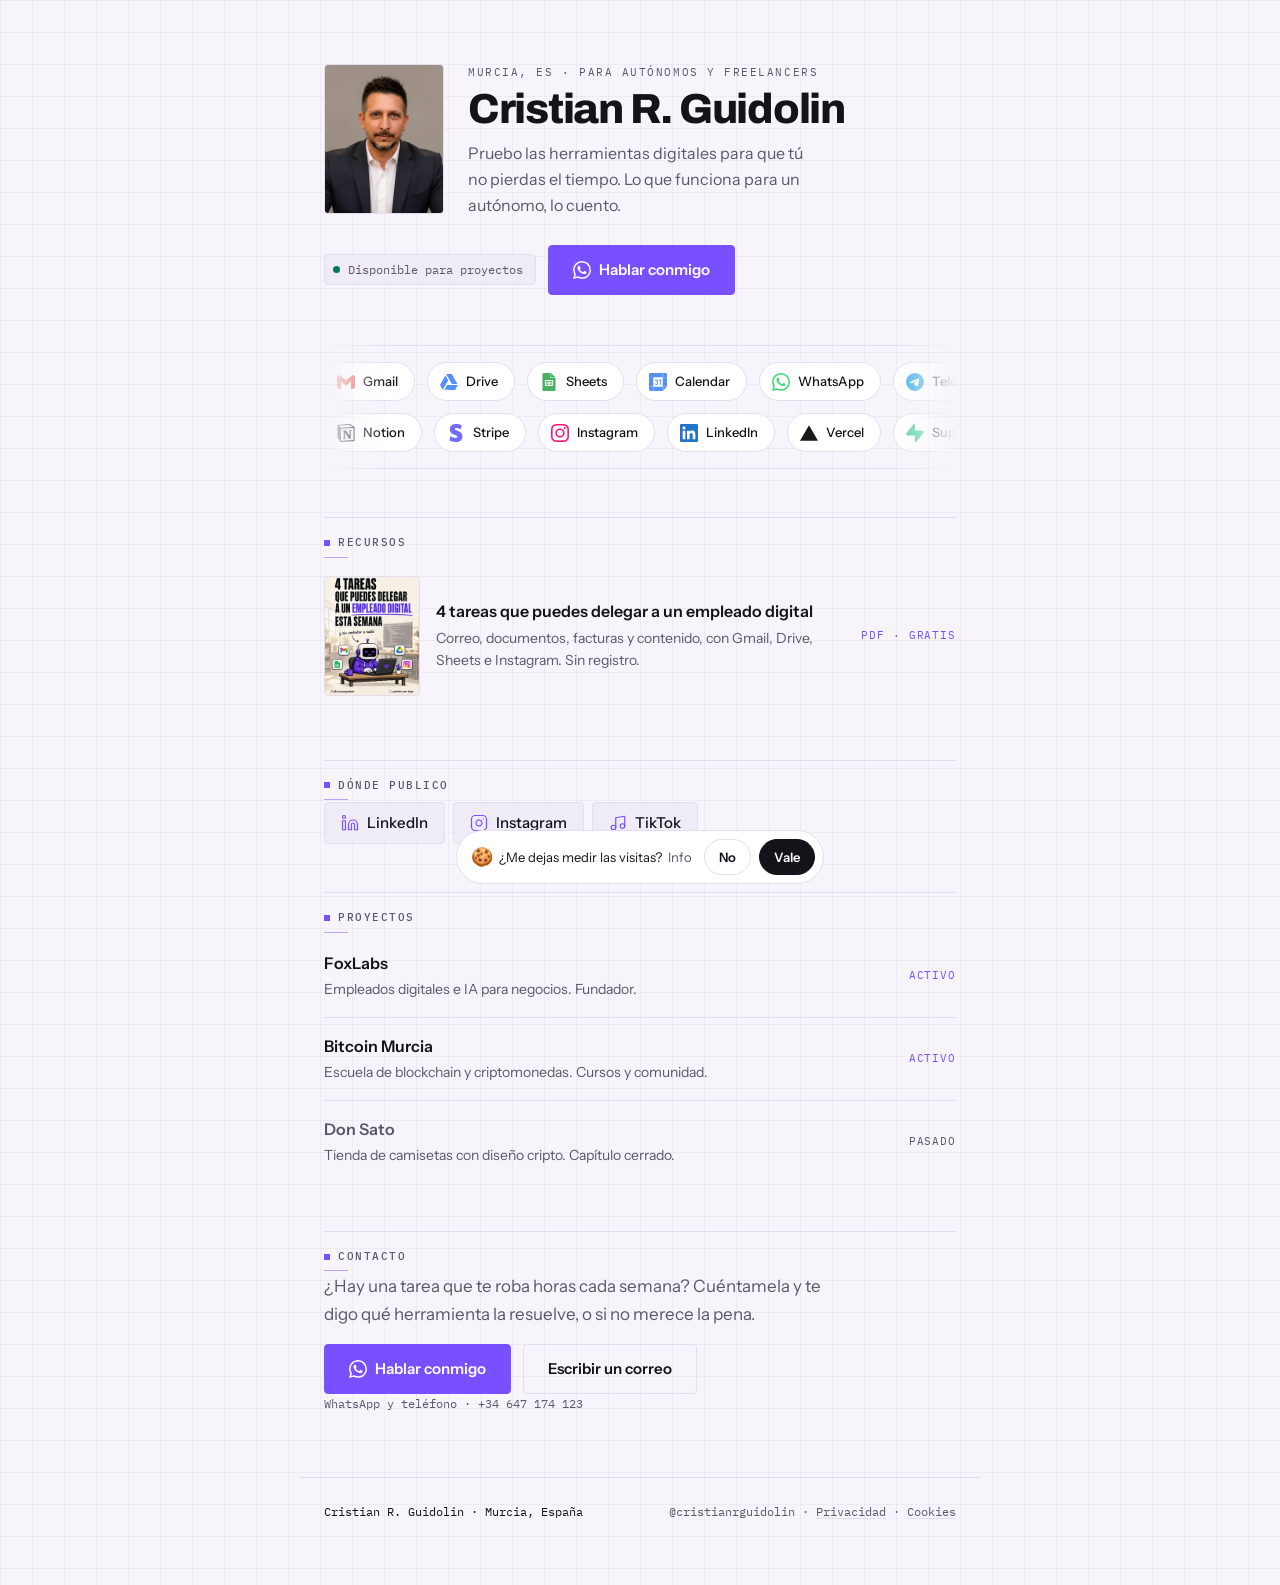
<file: index.html>
<!DOCTYPE html>
<html lang="es">
<head>
<meta charset="utf-8">
<meta name="viewport" content="width=device-width, initial-scale=1">
<title>Cristian R. Guidolin | Herramientas digitales para autónomos</title>
<meta name="description" content="Pruebo las herramientas digitales para que tú no pierdas el tiempo. Guías y pruebas reales para autónomos y freelancers.">
<meta name="theme-color" content="#F7F5FB">
<meta name="color-scheme" content="light">
<link rel="canonical" href="https://cristianguidolin.com/">
<meta property="og:type" content="profile">
<meta property="og:title" content="Cristian R. Guidolin">
<meta property="og:description" content="Pruebo las herramientas digitales para que tú no pierdas el tiempo.">
<meta property="og:locale" content="es_ES">
<meta property="og:url" content="https://cristianguidolin.com/">
<link rel="preconnect" href="https://fonts.googleapis.com">
<link rel="preconnect" href="https://fonts.gstatic.com" crossorigin>
<link href="https://fonts.googleapis.com/css2?family=Archivo:wght@600;700;800&family=IBM+Plex+Mono:wght@400;500&family=Instrument+Sans:wght@400;500;600&display=swap" rel="stylesheet">
<link rel="stylesheet" href="styles.css">
<link rel="icon" href="data:image/svg+xml,<svg xmlns='http://www.w3.org/2000/svg' viewBox='0 0 100 100'><rect width='100' height='100' fill='%23101014'/><text y='72' x='50' text-anchor='middle' font-family='monospace' font-size='56' font-weight='700' fill='%237850FF'>CG</text></svg>">
</head>
<body>
<a class="skip" href="#contenido">Saltar al contenido</a>

<div class="sheet">
  <header class="top">
    <div class="top-id">
      <div class="face-wrap">
        <div class="face"><img src="assets/cristian.webp" alt="Cristian R. Guidolin"></div>
      </div>
      <div class="top-txt">
        <p class="kicker"><span>Murcia, ES ·</span> <span>para autónomos y freelancers</span></p>
        <h1 class="name">Cristian <em>R.</em> Guidolin</h1>
        <p class="top-line">Pruebo las herramientas digitales para que tú no pierdas el tiempo. Lo que funciona para un autónomo, lo cuento.</p>
      </div>
    </div>
    <div class="top-acts">
      <p class="chip"><span class="dot" aria-hidden="true"></span> Disponible para proyectos</p>
      <a class="cta" data-ev="whatsapp_cabecera" href="https://wa.me/34647174123"><svg class="wa" viewBox="0 0 24 24" fill="currentColor" aria-hidden="true"><path d="M17.472 14.382c-.297-.149-1.758-.867-2.03-.967-.273-.099-.471-.148-.67.15-.197.297-.767.966-.94 1.164-.173.199-.347.223-.644.075-.297-.15-1.255-.463-2.39-1.475-.883-.788-1.48-1.761-1.653-2.059-.173-.297-.018-.458.13-.606.134-.133.298-.347.446-.52.149-.174.198-.298.298-.497.099-.198.05-.371-.025-.52-.075-.149-.669-1.612-.916-2.207-.242-.579-.487-.5-.669-.51-.173-.008-.371-.01-.57-.01-.198 0-.52.074-.792.372-.272.297-1.04 1.016-1.04 2.479 0 1.462 1.065 2.875 1.213 3.074.149.198 2.096 3.2 5.077 4.487.709.306 1.262.489 1.694.625.712.227 1.36.195 1.871.118.571-.085 1.758-.719 2.006-1.413.248-.694.248-1.289.173-1.413-.074-.124-.272-.198-.57-.347m-5.421 7.403h-.004a9.87 9.87 0 01-5.031-1.378l-.361-.214-3.741.982.998-3.648-.235-.374a9.86 9.86 0 01-1.51-5.26c.001-5.45 4.436-9.884 9.888-9.884 2.64 0 5.122 1.03 6.988 2.898a9.825 9.825 0 012.893 6.994c-.003 5.45-4.437 9.884-9.885 9.884m8.413-18.297A11.815 11.815 0 0012.05 0C5.495 0 .16 5.335.157 11.892c0 2.096.547 4.142 1.588 5.945L.057 24l6.305-1.654a11.882 11.882 0 005.683 1.448h.005c6.554 0 11.89-5.335 11.893-11.893a11.821 11.821 0 00-3.48-8.413z"/></svg>Hablar conmigo</a>
    </div>
  </header>

  <div class="logos" aria-label="Herramientas que uso a diario">
    <ul class="logos-row"><li class="logo"><svg aria-hidden="true" focusable="false" fill="#EA4335" role="img" viewBox="0 0 24 24" xmlns="http://www.w3.org/2000/svg"><path d="M24 5.457v13.909c0 .904-.732 1.636-1.636 1.636h-3.819V11.73L12 16.64l-6.545-4.91v9.273H1.636A1.636 1.636 0 0 1 0 19.366V5.457c0-2.023 2.309-3.178 3.927-1.964L5.455 4.64 12 9.548l6.545-4.91 1.528-1.145C21.69 2.28 24 3.434 24 5.457z"/></svg><span>Gmail</span></li><li class="logo"><svg aria-hidden="true" focusable="false" fill="#4285F4" role="img" viewBox="0 0 24 24" xmlns="http://www.w3.org/2000/svg"><path d="M12.01 1.485c-2.082 0-3.754.02-3.743.047.01.02 1.708 3.001 3.774 6.62l3.76 6.574h3.76c2.081 0 3.753-.02 3.742-.047-.005-.02-1.708-3.001-3.775-6.62l-3.76-6.574zm-4.76 1.73a789.828 789.861 0 0 0-3.63 6.319L0 15.868l1.89 3.298 1.885 3.297 3.62-6.335 3.618-6.33-1.88-3.287C8.1 4.704 7.255 3.22 7.25 3.214zm2.259 12.653-.203.348c-.114.198-.96 1.672-1.88 3.287a423.93 423.948 0 0 1-1.698 2.97c-.01.026 3.24.042 7.222.042h7.244l1.796-3.157c.992-1.734 1.85-3.23 1.906-3.323l.104-.167h-7.249z"/></svg><span>Drive</span></li><li class="logo"><svg aria-hidden="true" focusable="false" fill="#34A853" role="img" viewBox="0 0 24 24" xmlns="http://www.w3.org/2000/svg"><path d="M11.318 12.545H7.91v-1.909h3.41v1.91zM14.728 0v6h6l-6-6zm1.363 10.636h-3.41v1.91h3.41v-1.91zm0 3.273h-3.41v1.91h3.41v-1.91zM20.727 6.5v15.864c0 .904-.732 1.636-1.636 1.636H4.909a1.636 1.636 0 0 1-1.636-1.636V1.636C3.273.732 4.005 0 4.909 0h9.318v6.5h6.5zm-3.273 2.773H6.545v7.909h10.91v-7.91zm-6.136 4.636H7.91v1.91h3.41v-1.91z"/></svg><span>Sheets</span></li><li class="logo"><svg aria-hidden="true" focusable="false" fill="#4285F4" role="img" viewBox="0 0 24 24" xmlns="http://www.w3.org/2000/svg"><path d="M18.316 5.684H24v12.632h-5.684V5.684zM5.684 24h12.632v-5.684H5.684V24zM18.316 5.684V0H1.895A1.894 1.894 0 0 0 0 1.895v16.421h5.684V5.684h12.632zm-7.207 6.25v-.065c.272-.144.5-.349.687-.617s.279-.595.279-.982c0-.379-.099-.72-.3-1.025a2.05 2.05 0 0 0-.832-.714 2.703 2.703 0 0 0-1.197-.257c-.6 0-1.094.156-1.481.467-.386.311-.65.671-.793 1.078l1.085.452c.086-.249.224-.461.413-.633.189-.172.445-.257.767-.257.33 0 .602.088.816.264a.86.86 0 0 1 .322.703c0 .33-.12.589-.36.778-.24.19-.535.284-.886.284h-.567v1.085h.633c.407 0 .748.109 1.02.327.272.218.407.499.407.843 0 .336-.129.614-.387.832s-.565.327-.924.327c-.351 0-.651-.103-.897-.311-.248-.208-.422-.502-.521-.881l-1.096.452c.178.616.505 1.082.977 1.401.472.319.984.478 1.538.477a2.84 2.84 0 0 0 1.293-.291c.382-.193.684-.458.902-.794.218-.336.327-.72.327-1.149 0-.429-.115-.797-.344-1.105a2.067 2.067 0 0 0-.881-.689zm2.093-1.931l.602.913L15 10.045v5.744h1.187V8.446h-.827l-2.158 1.557zM22.105 0h-3.289v5.184H24V1.895A1.894 1.894 0 0 0 22.105 0zm-3.289 23.5l4.684-4.684h-4.684V23.5zM0 22.105C0 23.152.848 24 1.895 24h3.289v-5.184H0v3.289z"/></svg><span>Calendar</span></li><li class="logo"><svg aria-hidden="true" focusable="false" fill="#25D366" role="img" viewBox="0 0 24 24" xmlns="http://www.w3.org/2000/svg"><path d="M17.472 14.382c-.297-.149-1.758-.867-2.03-.967-.273-.099-.471-.148-.67.15-.197.297-.767.966-.94 1.164-.173.199-.347.223-.644.075-.297-.15-1.255-.463-2.39-1.475-.883-.788-1.48-1.761-1.653-2.059-.173-.297-.018-.458.13-.606.134-.133.298-.347.446-.52.149-.174.198-.298.298-.497.099-.198.05-.371-.025-.52-.075-.149-.669-1.612-.916-2.207-.242-.579-.487-.5-.669-.51-.173-.008-.371-.01-.57-.01-.198 0-.52.074-.792.372-.272.297-1.04 1.016-1.04 2.479 0 1.462 1.065 2.875 1.213 3.074.149.198 2.096 3.2 5.077 4.487.709.306 1.262.489 1.694.625.712.227 1.36.195 1.871.118.571-.085 1.758-.719 2.006-1.413.248-.694.248-1.289.173-1.413-.074-.124-.272-.198-.57-.347m-5.421 7.403h-.004a9.87 9.87 0 01-5.031-1.378l-.361-.214-3.741.982.998-3.648-.235-.374a9.86 9.86 0 01-1.51-5.26c.001-5.45 4.436-9.884 9.888-9.884 2.64 0 5.122 1.03 6.988 2.898a9.825 9.825 0 012.893 6.994c-.003 5.45-4.437 9.884-9.885 9.884m8.413-18.297A11.815 11.815 0 0012.05 0C5.495 0 .16 5.335.157 11.892c0 2.096.547 4.142 1.588 5.945L.057 24l6.305-1.654a11.882 11.882 0 005.683 1.448h.005c6.554 0 11.89-5.335 11.893-11.893a11.821 11.821 0 00-3.48-8.413Z"/></svg><span>WhatsApp</span></li><li class="logo"><svg aria-hidden="true" focusable="false" fill="#26A5E4" role="img" viewBox="0 0 24 24" xmlns="http://www.w3.org/2000/svg"><path d="M11.944 0A12 12 0 0 0 0 12a12 12 0 0 0 12 12 12 12 0 0 0 12-12A12 12 0 0 0 12 0a12 12 0 0 0-.056 0zm4.962 7.224c.1-.002.321.023.465.14a.506.506 0 0 1 .171.325c.016.093.036.306.02.472-.18 1.898-.962 6.502-1.36 8.627-.168.9-.499 1.201-.82 1.23-.696.065-1.225-.46-1.9-.902-1.056-.693-1.653-1.124-2.678-1.8-1.185-.78-.417-1.21.258-1.91.177-.184 3.247-2.977 3.307-3.23.007-.032.014-.15-.056-.212s-.174-.041-.249-.024c-.106.024-1.793 1.14-5.061 3.345-.48.33-.913.49-1.302.48-.428-.008-1.252-.241-1.865-.44-.752-.245-1.349-.374-1.297-.789.027-.216.325-.437.893-.663 3.498-1.524 5.83-2.529 6.998-3.014 3.332-1.386 4.025-1.627 4.476-1.635z"/></svg><span>Telegram</span></li><li class="logo" aria-hidden="true"><svg aria-hidden="true" focusable="false" fill="#EA4335" role="img" viewBox="0 0 24 24" xmlns="http://www.w3.org/2000/svg"><path d="M24 5.457v13.909c0 .904-.732 1.636-1.636 1.636h-3.819V11.73L12 16.64l-6.545-4.91v9.273H1.636A1.636 1.636 0 0 1 0 19.366V5.457c0-2.023 2.309-3.178 3.927-1.964L5.455 4.64 12 9.548l6.545-4.91 1.528-1.145C21.69 2.28 24 3.434 24 5.457z"/></svg><span>Gmail</span></li><li class="logo" aria-hidden="true"><svg aria-hidden="true" focusable="false" fill="#4285F4" role="img" viewBox="0 0 24 24" xmlns="http://www.w3.org/2000/svg"><path d="M12.01 1.485c-2.082 0-3.754.02-3.743.047.01.02 1.708 3.001 3.774 6.62l3.76 6.574h3.76c2.081 0 3.753-.02 3.742-.047-.005-.02-1.708-3.001-3.775-6.62l-3.76-6.574zm-4.76 1.73a789.828 789.861 0 0 0-3.63 6.319L0 15.868l1.89 3.298 1.885 3.297 3.62-6.335 3.618-6.33-1.88-3.287C8.1 4.704 7.255 3.22 7.25 3.214zm2.259 12.653-.203.348c-.114.198-.96 1.672-1.88 3.287a423.93 423.948 0 0 1-1.698 2.97c-.01.026 3.24.042 7.222.042h7.244l1.796-3.157c.992-1.734 1.85-3.23 1.906-3.323l.104-.167h-7.249z"/></svg><span>Drive</span></li><li class="logo" aria-hidden="true"><svg aria-hidden="true" focusable="false" fill="#34A853" role="img" viewBox="0 0 24 24" xmlns="http://www.w3.org/2000/svg"><path d="M11.318 12.545H7.91v-1.909h3.41v1.91zM14.728 0v6h6l-6-6zm1.363 10.636h-3.41v1.91h3.41v-1.91zm0 3.273h-3.41v1.91h3.41v-1.91zM20.727 6.5v15.864c0 .904-.732 1.636-1.636 1.636H4.909a1.636 1.636 0 0 1-1.636-1.636V1.636C3.273.732 4.005 0 4.909 0h9.318v6.5h6.5zm-3.273 2.773H6.545v7.909h10.91v-7.91zm-6.136 4.636H7.91v1.91h3.41v-1.91z"/></svg><span>Sheets</span></li><li class="logo" aria-hidden="true"><svg aria-hidden="true" focusable="false" fill="#4285F4" role="img" viewBox="0 0 24 24" xmlns="http://www.w3.org/2000/svg"><path d="M18.316 5.684H24v12.632h-5.684V5.684zM5.684 24h12.632v-5.684H5.684V24zM18.316 5.684V0H1.895A1.894 1.894 0 0 0 0 1.895v16.421h5.684V5.684h12.632zm-7.207 6.25v-.065c.272-.144.5-.349.687-.617s.279-.595.279-.982c0-.379-.099-.72-.3-1.025a2.05 2.05 0 0 0-.832-.714 2.703 2.703 0 0 0-1.197-.257c-.6 0-1.094.156-1.481.467-.386.311-.65.671-.793 1.078l1.085.452c.086-.249.224-.461.413-.633.189-.172.445-.257.767-.257.33 0 .602.088.816.264a.86.86 0 0 1 .322.703c0 .33-.12.589-.36.778-.24.19-.535.284-.886.284h-.567v1.085h.633c.407 0 .748.109 1.02.327.272.218.407.499.407.843 0 .336-.129.614-.387.832s-.565.327-.924.327c-.351 0-.651-.103-.897-.311-.248-.208-.422-.502-.521-.881l-1.096.452c.178.616.505 1.082.977 1.401.472.319.984.478 1.538.477a2.84 2.84 0 0 0 1.293-.291c.382-.193.684-.458.902-.794.218-.336.327-.72.327-1.149 0-.429-.115-.797-.344-1.105a2.067 2.067 0 0 0-.881-.689zm2.093-1.931l.602.913L15 10.045v5.744h1.187V8.446h-.827l-2.158 1.557zM22.105 0h-3.289v5.184H24V1.895A1.894 1.894 0 0 0 22.105 0zm-3.289 23.5l4.684-4.684h-4.684V23.5zM0 22.105C0 23.152.848 24 1.895 24h3.289v-5.184H0v3.289z"/></svg><span>Calendar</span></li><li class="logo" aria-hidden="true"><svg aria-hidden="true" focusable="false" fill="#25D366" role="img" viewBox="0 0 24 24" xmlns="http://www.w3.org/2000/svg"><path d="M17.472 14.382c-.297-.149-1.758-.867-2.03-.967-.273-.099-.471-.148-.67.15-.197.297-.767.966-.94 1.164-.173.199-.347.223-.644.075-.297-.15-1.255-.463-2.39-1.475-.883-.788-1.48-1.761-1.653-2.059-.173-.297-.018-.458.13-.606.134-.133.298-.347.446-.52.149-.174.198-.298.298-.497.099-.198.05-.371-.025-.52-.075-.149-.669-1.612-.916-2.207-.242-.579-.487-.5-.669-.51-.173-.008-.371-.01-.57-.01-.198 0-.52.074-.792.372-.272.297-1.04 1.016-1.04 2.479 0 1.462 1.065 2.875 1.213 3.074.149.198 2.096 3.2 5.077 4.487.709.306 1.262.489 1.694.625.712.227 1.36.195 1.871.118.571-.085 1.758-.719 2.006-1.413.248-.694.248-1.289.173-1.413-.074-.124-.272-.198-.57-.347m-5.421 7.403h-.004a9.87 9.87 0 01-5.031-1.378l-.361-.214-3.741.982.998-3.648-.235-.374a9.86 9.86 0 01-1.51-5.26c.001-5.45 4.436-9.884 9.888-9.884 2.64 0 5.122 1.03 6.988 2.898a9.825 9.825 0 012.893 6.994c-.003 5.45-4.437 9.884-9.885 9.884m8.413-18.297A11.815 11.815 0 0012.05 0C5.495 0 .16 5.335.157 11.892c0 2.096.547 4.142 1.588 5.945L.057 24l6.305-1.654a11.882 11.882 0 005.683 1.448h.005c6.554 0 11.89-5.335 11.893-11.893a11.821 11.821 0 00-3.48-8.413Z"/></svg><span>WhatsApp</span></li><li class="logo" aria-hidden="true"><svg aria-hidden="true" focusable="false" fill="#26A5E4" role="img" viewBox="0 0 24 24" xmlns="http://www.w3.org/2000/svg"><path d="M11.944 0A12 12 0 0 0 0 12a12 12 0 0 0 12 12 12 12 0 0 0 12-12A12 12 0 0 0 12 0a12 12 0 0 0-.056 0zm4.962 7.224c.1-.002.321.023.465.14a.506.506 0 0 1 .171.325c.016.093.036.306.02.472-.18 1.898-.962 6.502-1.36 8.627-.168.9-.499 1.201-.82 1.23-.696.065-1.225-.46-1.9-.902-1.056-.693-1.653-1.124-2.678-1.8-1.185-.78-.417-1.21.258-1.91.177-.184 3.247-2.977 3.307-3.23.007-.032.014-.15-.056-.212s-.174-.041-.249-.024c-.106.024-1.793 1.14-5.061 3.345-.48.33-.913.49-1.302.48-.428-.008-1.252-.241-1.865-.44-.752-.245-1.349-.374-1.297-.789.027-.216.325-.437.893-.663 3.498-1.524 5.83-2.529 6.998-3.014 3.332-1.386 4.025-1.627 4.476-1.635z"/></svg><span>Telegram</span></li></ul>
    <ul class="logos-row logos-row--rev"><li class="logo"><svg aria-hidden="true" focusable="false" fill="#000000" role="img" viewBox="0 0 24 24" xmlns="http://www.w3.org/2000/svg"><path d="M4.459 4.208c.746.606 1.026.56 2.428.466l13.215-.793c.28 0 .047-.28-.046-.326L17.86 1.968c-.42-.326-.981-.7-2.055-.607L3.01 2.295c-.466.046-.56.28-.374.466zm.793 3.08v13.904c0 .747.373 1.027 1.214.98l14.523-.84c.841-.046.935-.56.935-1.167V6.354c0-.606-.233-.933-.748-.887l-15.177.887c-.56.047-.747.327-.747.933zm14.337.745c.093.42 0 .84-.42.888l-.7.14v10.264c-.608.327-1.168.514-1.635.514-.748 0-.935-.234-1.495-.933l-4.577-7.186v6.952L12.21 19s0 .84-1.168.84l-3.222.186c-.093-.186 0-.653.327-.746l.84-.233V9.854L7.822 9.76c-.094-.42.14-1.026.793-1.073l3.456-.233 4.764 7.279v-6.44l-1.215-.139c-.093-.514.28-.887.747-.933zM1.936 1.035l13.31-.98c1.634-.14 2.055-.047 3.082.7l4.249 2.986c.7.513.934.653.934 1.213v16.378c0 1.026-.373 1.634-1.68 1.726l-15.458.934c-.98.047-1.448-.093-1.962-.747l-3.129-4.06c-.56-.747-.793-1.306-.793-1.96V2.667c0-.839.374-1.54 1.447-1.632z"/></svg><span>Notion</span></li><li class="logo"><svg aria-hidden="true" focusable="false" fill="#635BFF" role="img" viewBox="0 0 24 24" xmlns="http://www.w3.org/2000/svg"><path d="M13.976 9.15c-2.172-.806-3.356-1.426-3.356-2.409 0-.831.683-1.305 1.901-1.305 2.227 0 4.515.858 6.09 1.631l.89-5.494C18.252.975 15.697 0 12.165 0 9.667 0 7.589.654 6.104 1.872 4.56 3.147 3.757 4.992 3.757 7.218c0 4.039 2.467 5.76 6.476 7.219 2.585.92 3.445 1.574 3.445 2.583 0 .98-.84 1.545-2.354 1.545-1.875 0-4.965-.921-6.99-2.109l-.9 5.555C5.175 22.99 8.385 24 11.714 24c2.641 0 4.843-.624 6.328-1.813 1.664-1.305 2.525-3.236 2.525-5.732 0-4.128-2.524-5.851-6.594-7.305h.003z"/></svg><span>Stripe</span></li><li class="logo"><svg aria-hidden="true" focusable="false" fill="#FF0069" role="img" viewBox="0 0 24 24" xmlns="http://www.w3.org/2000/svg"><path d="M7.0301.084c-1.2768.0602-2.1487.264-2.911.5634-.7888.3075-1.4575.72-2.1228 1.3877-.6652.6677-1.075 1.3368-1.3802 2.127-.2954.7638-.4956 1.6365-.552 2.914-.0564 1.2775-.0689 1.6882-.0626 4.947.0062 3.2586.0206 3.6671.0825 4.9473.061 1.2765.264 2.1482.5635 2.9107.308.7889.72 1.4573 1.388 2.1228.6679.6655 1.3365 1.0743 2.1285 1.38.7632.295 1.6361.4961 2.9134.552 1.2773.056 1.6884.069 4.9462.0627 3.2578-.0062 3.668-.0207 4.9478-.0814 1.28-.0607 2.147-.2652 2.9098-.5633.7889-.3086 1.4578-.72 2.1228-1.3881.665-.6682 1.0745-1.3378 1.3795-2.1284.2957-.7632.4966-1.636.552-2.9124.056-1.2809.0692-1.6898.063-4.948-.0063-3.2583-.021-3.6668-.0817-4.9465-.0607-1.2797-.264-2.1487-.5633-2.9117-.3084-.7889-.72-1.4568-1.3876-2.1228C21.2982 1.33 20.628.9208 19.8378.6165 19.074.321 18.2017.1197 16.9244.0645 15.6471.0093 15.236-.005 11.977.0014 8.718.0076 8.31.0215 7.0301.0839m.1402 21.6932c-1.17-.0509-1.8053-.2453-2.2287-.408-.5606-.216-.96-.4771-1.3819-.895-.422-.4178-.6811-.8186-.9-1.378-.1644-.4234-.3624-1.058-.4171-2.228-.0595-1.2645-.072-1.6442-.079-4.848-.007-3.2037.0053-3.583.0607-4.848.05-1.169.2456-1.805.408-2.2282.216-.5613.4762-.96.895-1.3816.4188-.4217.8184-.6814 1.3783-.9003.423-.1651 1.0575-.3614 2.227-.4171 1.2655-.06 1.6447-.072 4.848-.079 3.2033-.007 3.5835.005 4.8495.0608 1.169.0508 1.8053.2445 2.228.408.5608.216.96.4754 1.3816.895.4217.4194.6816.8176.9005 1.3787.1653.4217.3617 1.056.4169 2.2263.0602 1.2655.0739 1.645.0796 4.848.0058 3.203-.0055 3.5834-.061 4.848-.051 1.17-.245 1.8055-.408 2.2294-.216.5604-.4763.96-.8954 1.3814-.419.4215-.8181.6811-1.3783.9-.4224.1649-1.0577.3617-2.2262.4174-1.2656.0595-1.6448.072-4.8493.079-3.2045.007-3.5825-.006-4.848-.0608M16.953 5.5864A1.44 1.44 0 1 0 18.39 4.144a1.44 1.44 0 0 0-1.437 1.4424M5.8385 12.012c.0067 3.4032 2.7706 6.1557 6.173 6.1493 3.4026-.0065 6.157-2.7701 6.1506-6.1733-.0065-3.4032-2.771-6.1565-6.174-6.1498-3.403.0067-6.156 2.771-6.1496 6.1738M8 12.0077a4 4 0 1 1 4.008 3.9921A3.9996 3.9996 0 0 1 8 12.0077"/></svg><span>Instagram</span></li><li class="logo"><svg aria-hidden="true" focusable="false" fill="#0A66C2" role="img" viewBox="0 0 24 24" xmlns="http://www.w3.org/2000/svg"><path d="M20.447 20.452h-3.554v-5.569c0-1.328-.027-3.037-1.852-3.037-1.853 0-2.136 1.445-2.136 2.939v5.667H9.351V9h3.414v1.561h.046c.477-.9 1.637-1.85 3.37-1.85 3.601 0 4.267 2.37 4.267 5.455v6.286zM5.337 7.433c-1.144 0-2.063-.926-2.063-2.065 0-1.138.92-2.063 2.063-2.063 1.14 0 2.064.925 2.064 2.063 0 1.139-.925 2.065-2.064 2.065zm1.782 13.019H3.555V9h3.564v11.452zM22.225 0H1.771C.792 0 0 .774 0 1.729v20.542C0 23.227.792 24 1.771 24h20.451C23.2 24 24 23.227 24 22.271V1.729C24 .774 23.2 0 22.222 0h.003z"/></svg><span>LinkedIn</span></li><li class="logo"><svg aria-hidden="true" focusable="false" fill="#000000" role="img" viewBox="0 0 24 24" xmlns="http://www.w3.org/2000/svg"><path d="m12 1.608 12 20.784H0Z"/></svg><span>Vercel</span></li><li class="logo"><svg aria-hidden="true" focusable="false" fill="#3FCF8E" role="img" viewBox="0 0 24 24" xmlns="http://www.w3.org/2000/svg"><path d="M11.9 1.036c-.015-.986-1.26-1.41-1.874-.637L.764 12.05C-.33 13.427.65 15.455 2.409 15.455h9.579l.113 7.51c.014.985 1.259 1.408 1.873.636l9.262-11.653c1.093-1.375.113-3.403-1.645-3.403h-9.642z"/></svg><span>Supabase</span></li><li class="logo"><svg aria-hidden="true" focusable="false" viewBox="0 0 64 64" fill="none" xmlns="http://www.w3.org/2000/svg"><path d="M58.5409 18.0442L22.4819 10.6695C20.1176 10.1841 17.8943 12.0003 17.8943 14.4116V31.4939V32.402V49.4842C17.8943 51.8955 20.1176 53.712 22.4819 53.2265L58.5409 45.8518" stroke="black" stroke-linecap="round" stroke-linejoin="round" stroke-miterlimit="10" stroke-width="1.82758" /><path d="M30.6983 4.73539C30.6984 1.34782 34.161 -0.917709 37.2617 0.379183L37.4093 0.443562L37.4126 0.445442L56.7025 9.35428C58.3954 10.1174 59.4565 11.8082 59.4569 13.6442V21.1912C59.4569 23.9444 57.112 26.1189 54.3726 25.9069L32.5258 24.2763V39.6193L54.3692 37.9887L54.6252 37.9755C57.2487 37.9116 59.456 40.0302 59.4406 42.6889V50.2358C59.4406 52.086 58.3516 53.7519 56.6895 54.5248L56.6867 54.5257L37.413 63.4183L37.4135 63.4188C34.2705 64.8735 30.6983 62.5825 30.6983 59.1294V51.9373C30.5567 51.9931 30.405 52.0302 30.2458 52.0417L19.585 52.8093C18.6942 52.8733 17.9362 52.1673 17.9361 51.2742V43.3595C17.9361 43.0526 18.0277 42.7648 18.1851 42.5225L9.41491 43.1776H9.41164C6.67967 43.3713 4.33082 41.2037 4.33081 38.4614V25.4342C4.33101 22.6801 6.67776 20.5047 9.41823 20.7185H9.41775L17.9939 21.3585C17.9567 21.2261 17.9361 21.0869 17.9361 20.9431V12.6057C17.9361 11.3884 19.025 10.4599 20.227 10.6522L30.3783 12.2763C30.4899 12.2941 30.5967 12.3247 30.6983 12.3646V4.73539ZM54.5116 39.8111H54.5083L32.5258 41.452V50.9913L57.6135 45.7476V42.6823L57.6106 42.5272C57.5355 40.9328 56.1381 39.6842 54.5116 39.8111ZM17.5836 23.1607C17.7369 23.4005 17.8261 23.6847 17.8261 23.9882V40.1889C17.8261 40.3767 17.7909 40.5566 17.7289 40.7236L30.6983 39.7556V24.1395L17.5836 23.1607ZM32.5258 22.4436L54.5083 24.0845L54.5116 24.085L54.6675 24.093C56.2752 24.1322 57.6293 22.8309 57.6293 21.1912V18.0187L32.5258 12.7711V22.4436Z" fill="black" /></svg><span>Composio</span></li><li class="logo"><img class="logo-img" src="assets/logos/hermes.png" alt="" width="18" height="18"><span>Hermes</span></li><li class="logo" aria-hidden="true"><svg aria-hidden="true" focusable="false" fill="#000000" role="img" viewBox="0 0 24 24" xmlns="http://www.w3.org/2000/svg"><path d="M4.459 4.208c.746.606 1.026.56 2.428.466l13.215-.793c.28 0 .047-.28-.046-.326L17.86 1.968c-.42-.326-.981-.7-2.055-.607L3.01 2.295c-.466.046-.56.28-.374.466zm.793 3.08v13.904c0 .747.373 1.027 1.214.98l14.523-.84c.841-.046.935-.56.935-1.167V6.354c0-.606-.233-.933-.748-.887l-15.177.887c-.56.047-.747.327-.747.933zm14.337.745c.093.42 0 .84-.42.888l-.7.14v10.264c-.608.327-1.168.514-1.635.514-.748 0-.935-.234-1.495-.933l-4.577-7.186v6.952L12.21 19s0 .84-1.168.84l-3.222.186c-.093-.186 0-.653.327-.746l.84-.233V9.854L7.822 9.76c-.094-.42.14-1.026.793-1.073l3.456-.233 4.764 7.279v-6.44l-1.215-.139c-.093-.514.28-.887.747-.933zM1.936 1.035l13.31-.98c1.634-.14 2.055-.047 3.082.7l4.249 2.986c.7.513.934.653.934 1.213v16.378c0 1.026-.373 1.634-1.68 1.726l-15.458.934c-.98.047-1.448-.093-1.962-.747l-3.129-4.06c-.56-.747-.793-1.306-.793-1.96V2.667c0-.839.374-1.54 1.447-1.632z"/></svg><span>Notion</span></li><li class="logo" aria-hidden="true"><svg aria-hidden="true" focusable="false" fill="#635BFF" role="img" viewBox="0 0 24 24" xmlns="http://www.w3.org/2000/svg"><path d="M13.976 9.15c-2.172-.806-3.356-1.426-3.356-2.409 0-.831.683-1.305 1.901-1.305 2.227 0 4.515.858 6.09 1.631l.89-5.494C18.252.975 15.697 0 12.165 0 9.667 0 7.589.654 6.104 1.872 4.56 3.147 3.757 4.992 3.757 7.218c0 4.039 2.467 5.76 6.476 7.219 2.585.92 3.445 1.574 3.445 2.583 0 .98-.84 1.545-2.354 1.545-1.875 0-4.965-.921-6.99-2.109l-.9 5.555C5.175 22.99 8.385 24 11.714 24c2.641 0 4.843-.624 6.328-1.813 1.664-1.305 2.525-3.236 2.525-5.732 0-4.128-2.524-5.851-6.594-7.305h.003z"/></svg><span>Stripe</span></li><li class="logo" aria-hidden="true"><svg aria-hidden="true" focusable="false" fill="#FF0069" role="img" viewBox="0 0 24 24" xmlns="http://www.w3.org/2000/svg"><path d="M7.0301.084c-1.2768.0602-2.1487.264-2.911.5634-.7888.3075-1.4575.72-2.1228 1.3877-.6652.6677-1.075 1.3368-1.3802 2.127-.2954.7638-.4956 1.6365-.552 2.914-.0564 1.2775-.0689 1.6882-.0626 4.947.0062 3.2586.0206 3.6671.0825 4.9473.061 1.2765.264 2.1482.5635 2.9107.308.7889.72 1.4573 1.388 2.1228.6679.6655 1.3365 1.0743 2.1285 1.38.7632.295 1.6361.4961 2.9134.552 1.2773.056 1.6884.069 4.9462.0627 3.2578-.0062 3.668-.0207 4.9478-.0814 1.28-.0607 2.147-.2652 2.9098-.5633.7889-.3086 1.4578-.72 2.1228-1.3881.665-.6682 1.0745-1.3378 1.3795-2.1284.2957-.7632.4966-1.636.552-2.9124.056-1.2809.0692-1.6898.063-4.948-.0063-3.2583-.021-3.6668-.0817-4.9465-.0607-1.2797-.264-2.1487-.5633-2.9117-.3084-.7889-.72-1.4568-1.3876-2.1228C21.2982 1.33 20.628.9208 19.8378.6165 19.074.321 18.2017.1197 16.9244.0645 15.6471.0093 15.236-.005 11.977.0014 8.718.0076 8.31.0215 7.0301.0839m.1402 21.6932c-1.17-.0509-1.8053-.2453-2.2287-.408-.5606-.216-.96-.4771-1.3819-.895-.422-.4178-.6811-.8186-.9-1.378-.1644-.4234-.3624-1.058-.4171-2.228-.0595-1.2645-.072-1.6442-.079-4.848-.007-3.2037.0053-3.583.0607-4.848.05-1.169.2456-1.805.408-2.2282.216-.5613.4762-.96.895-1.3816.4188-.4217.8184-.6814 1.3783-.9003.423-.1651 1.0575-.3614 2.227-.4171 1.2655-.06 1.6447-.072 4.848-.079 3.2033-.007 3.5835.005 4.8495.0608 1.169.0508 1.8053.2445 2.228.408.5608.216.96.4754 1.3816.895.4217.4194.6816.8176.9005 1.3787.1653.4217.3617 1.056.4169 2.2263.0602 1.2655.0739 1.645.0796 4.848.0058 3.203-.0055 3.5834-.061 4.848-.051 1.17-.245 1.8055-.408 2.2294-.216.5604-.4763.96-.8954 1.3814-.419.4215-.8181.6811-1.3783.9-.4224.1649-1.0577.3617-2.2262.4174-1.2656.0595-1.6448.072-4.8493.079-3.2045.007-3.5825-.006-4.848-.0608M16.953 5.5864A1.44 1.44 0 1 0 18.39 4.144a1.44 1.44 0 0 0-1.437 1.4424M5.8385 12.012c.0067 3.4032 2.7706 6.1557 6.173 6.1493 3.4026-.0065 6.157-2.7701 6.1506-6.1733-.0065-3.4032-2.771-6.1565-6.174-6.1498-3.403.0067-6.156 2.771-6.1496 6.1738M8 12.0077a4 4 0 1 1 4.008 3.9921A3.9996 3.9996 0 0 1 8 12.0077"/></svg><span>Instagram</span></li><li class="logo" aria-hidden="true"><svg aria-hidden="true" focusable="false" fill="#0A66C2" role="img" viewBox="0 0 24 24" xmlns="http://www.w3.org/2000/svg"><path d="M20.447 20.452h-3.554v-5.569c0-1.328-.027-3.037-1.852-3.037-1.853 0-2.136 1.445-2.136 2.939v5.667H9.351V9h3.414v1.561h.046c.477-.9 1.637-1.85 3.37-1.85 3.601 0 4.267 2.37 4.267 5.455v6.286zM5.337 7.433c-1.144 0-2.063-.926-2.063-2.065 0-1.138.92-2.063 2.063-2.063 1.14 0 2.064.925 2.064 2.063 0 1.139-.925 2.065-2.064 2.065zm1.782 13.019H3.555V9h3.564v11.452zM22.225 0H1.771C.792 0 0 .774 0 1.729v20.542C0 23.227.792 24 1.771 24h20.451C23.2 24 24 23.227 24 22.271V1.729C24 .774 23.2 0 22.222 0h.003z"/></svg><span>LinkedIn</span></li><li class="logo" aria-hidden="true"><svg aria-hidden="true" focusable="false" fill="#000000" role="img" viewBox="0 0 24 24" xmlns="http://www.w3.org/2000/svg"><path d="m12 1.608 12 20.784H0Z"/></svg><span>Vercel</span></li><li class="logo" aria-hidden="true"><svg aria-hidden="true" focusable="false" fill="#3FCF8E" role="img" viewBox="0 0 24 24" xmlns="http://www.w3.org/2000/svg"><path d="M11.9 1.036c-.015-.986-1.26-1.41-1.874-.637L.764 12.05C-.33 13.427.65 15.455 2.409 15.455h9.579l.113 7.51c.014.985 1.259 1.408 1.873.636l9.262-11.653c1.093-1.375.113-3.403-1.645-3.403h-9.642z"/></svg><span>Supabase</span></li><li class="logo" aria-hidden="true"><svg aria-hidden="true" focusable="false" viewBox="0 0 64 64" fill="none" xmlns="http://www.w3.org/2000/svg"><path d="M58.5409 18.0442L22.4819 10.6695C20.1176 10.1841 17.8943 12.0003 17.8943 14.4116V31.4939V32.402V49.4842C17.8943 51.8955 20.1176 53.712 22.4819 53.2265L58.5409 45.8518" stroke="black" stroke-linecap="round" stroke-linejoin="round" stroke-miterlimit="10" stroke-width="1.82758" /><path d="M30.6983 4.73539C30.6984 1.34782 34.161 -0.917709 37.2617 0.379183L37.4093 0.443562L37.4126 0.445442L56.7025 9.35428C58.3954 10.1174 59.4565 11.8082 59.4569 13.6442V21.1912C59.4569 23.9444 57.112 26.1189 54.3726 25.9069L32.5258 24.2763V39.6193L54.3692 37.9887L54.6252 37.9755C57.2487 37.9116 59.456 40.0302 59.4406 42.6889V50.2358C59.4406 52.086 58.3516 53.7519 56.6895 54.5248L56.6867 54.5257L37.413 63.4183L37.4135 63.4188C34.2705 64.8735 30.6983 62.5825 30.6983 59.1294V51.9373C30.5567 51.9931 30.405 52.0302 30.2458 52.0417L19.585 52.8093C18.6942 52.8733 17.9362 52.1673 17.9361 51.2742V43.3595C17.9361 43.0526 18.0277 42.7648 18.1851 42.5225L9.41491 43.1776H9.41164C6.67967 43.3713 4.33082 41.2037 4.33081 38.4614V25.4342C4.33101 22.6801 6.67776 20.5047 9.41823 20.7185H9.41775L17.9939 21.3585C17.9567 21.2261 17.9361 21.0869 17.9361 20.9431V12.6057C17.9361 11.3884 19.025 10.4599 20.227 10.6522L30.3783 12.2763C30.4899 12.2941 30.5967 12.3247 30.6983 12.3646V4.73539ZM54.5116 39.8111H54.5083L32.5258 41.452V50.9913L57.6135 45.7476V42.6823L57.6106 42.5272C57.5355 40.9328 56.1381 39.6842 54.5116 39.8111ZM17.5836 23.1607C17.7369 23.4005 17.8261 23.6847 17.8261 23.9882V40.1889C17.8261 40.3767 17.7909 40.5566 17.7289 40.7236L30.6983 39.7556V24.1395L17.5836 23.1607ZM32.5258 22.4436L54.5083 24.0845L54.5116 24.085L54.6675 24.093C56.2752 24.1322 57.6293 22.8309 57.6293 21.1912V18.0187L32.5258 12.7711V22.4436Z" fill="black" /></svg><span>Composio</span></li><li class="logo" aria-hidden="true"><img class="logo-img" src="assets/logos/hermes.png" alt="" width="18" height="18"><span>Hermes</span></li></ul>
  </div>

  <main id="contenido">

    <section class="blk">
      <span class="blk-h"><i class="px" aria-hidden="true"></i>Recursos</span>
      <a class="rec rec--thumb" data-ev="guia_4_tareas" href="https://drive.google.com/file/d/1NsBcFHpH2NjTbA7VaPHIDrOXrqqEoOFl/view?usp=sharing">
        <img class="rec-img" src="assets/guia-4-tareas.webp" alt="Portada de la guía: 4 tareas que puedes delegar a un empleado digital" width="240" height="300" loading="lazy">
        <span class="rec-t">4 tareas que puedes delegar a un empleado digital</span>
        <span class="rec-d">Correo, documentos, facturas y contenido, con Gmail, Drive, Sheets e Instagram. Sin registro.</span>
        <span class="rec-s">PDF · gratis</span>
      </a>
    </section>

    <section class="blk">
      <span class="blk-h"><i class="px" aria-hidden="true"></i>Dónde publico</span>
      <div class="social">
        <a data-ev="linkedin" href="https://linkedin.com/in/cristianguidolin">
          <svg viewBox="0 0 24 24" fill="none" stroke="currentColor" stroke-width="1.6" stroke-linecap="round" stroke-linejoin="round" aria-hidden="true"><path d="M16 8a6 6 0 0 1 6 6v7h-4v-7a2 2 0 0 0-2-2 2 2 0 0 0-2 2v7h-4v-7a6 6 0 0 1 6-6z"/><rect x="2" y="9" width="4" height="12"/><circle cx="4" cy="4" r="2"/></svg>
          LinkedIn
        </a>
        <a data-ev="instagram" href="https://www.instagram.com/cristianrguidolin/">
          <svg viewBox="0 0 24 24" fill="none" stroke="currentColor" stroke-width="1.6" stroke-linecap="round" stroke-linejoin="round" aria-hidden="true"><rect x="2" y="2" width="20" height="20" rx="5"/><path d="M16 11.37A4 4 0 1 1 12.63 8 4 4 0 0 1 16 11.37z"/><line x1="17.5" y1="6.5" x2="17.51" y2="6.5"/></svg>
          Instagram
        </a>
        <a data-ev="tiktok" href="https://www.instagram.com/cristianrguidolin/">
          <svg viewBox="0 0 24 24" fill="none" stroke="currentColor" stroke-width="1.6" stroke-linecap="round" stroke-linejoin="round" aria-hidden="true"><path d="M9 18V5l12-2v13"/><circle cx="6" cy="18" r="3"/><circle cx="18" cy="16" r="3"/></svg>
          TikTok
        </a>
      </div>
    </section>

    <section class="blk">
      <span class="blk-h"><i class="px" aria-hidden="true"></i>Proyectos</span>
      <div class="rows">
        <a class="row" data-ev="foxlabs" href="https://foxlabs.studio">
          <span class="row-t">FoxLabs</span>
          <span class="row-d">Empleados digitales e IA para negocios. Fundador.</span>
          <span class="row-s row-s--now">activo</span>
        </a>
        <a class="row" data-ev="bitcoin_murcia" href="https://bitcoinmurcia.com">
          <span class="row-t">Bitcoin Murcia</span>
          <span class="row-d">Escuela de blockchain y criptomonedas. Cursos y comunidad.</span>
          <span class="row-s row-s--now">activo</span>
        </a>
        <div class="row row--no">
          <span class="row-t">Don Sato</span>
          <span class="row-d">Tienda de camisetas con diseño cripto. Capítulo cerrado.</span>
          <span class="row-s">pasado</span>
        </div>
      </div>
    </section>

    <section class="blk contacto">
      <span class="blk-h"><i class="px" aria-hidden="true"></i>Contacto</span>
      <p>¿Hay una tarea que te roba horas cada semana? Cuéntamela y te digo qué herramienta la resuelve, o si no merece la pena.</p>
      <div class="acts">
        <a class="btn btn--solid" data-ev="whatsapp_contacto" href="https://wa.me/34647174123"><svg class="wa" viewBox="0 0 24 24" fill="currentColor" aria-hidden="true"><path d="M17.472 14.382c-.297-.149-1.758-.867-2.03-.967-.273-.099-.471-.148-.67.15-.197.297-.767.966-.94 1.164-.173.199-.347.223-.644.075-.297-.15-1.255-.463-2.39-1.475-.883-.788-1.48-1.761-1.653-2.059-.173-.297-.018-.458.13-.606.134-.133.298-.347.446-.52.149-.174.198-.298.298-.497.099-.198.05-.371-.025-.52-.075-.149-.669-1.612-.916-2.207-.242-.579-.487-.5-.669-.51-.173-.008-.371-.01-.57-.01-.198 0-.52.074-.792.372-.272.297-1.04 1.016-1.04 2.479 0 1.462 1.065 2.875 1.213 3.074.149.198 2.096 3.2 5.077 4.487.709.306 1.262.489 1.694.625.712.227 1.36.195 1.871.118.571-.085 1.758-.719 2.006-1.413.248-.694.248-1.289.173-1.413-.074-.124-.272-.198-.57-.347m-5.421 7.403h-.004a9.87 9.87 0 01-5.031-1.378l-.361-.214-3.741.982.998-3.648-.235-.374a9.86 9.86 0 01-1.51-5.26c.001-5.45 4.436-9.884 9.888-9.884 2.64 0 5.122 1.03 6.988 2.898a9.825 9.825 0 012.893 6.994c-.003 5.45-4.437 9.884-9.885 9.884m8.413-18.297A11.815 11.815 0 0012.05 0C5.495 0 .16 5.335.157 11.892c0 2.096.547 4.142 1.588 5.945L.057 24l6.305-1.654a11.882 11.882 0 005.683 1.448h.005c6.554 0 11.89-5.335 11.893-11.893a11.821 11.821 0 00-3.48-8.413z"/></svg>Hablar conmigo</a>
        <a class="btn" data-ev="correo" href="mailto:fox@foxlabs.studio">Escribir un correo</a>
      </div>
      <p class="tel">WhatsApp y teléfono · +34 647 174 123</p>
    </section>
  </main>
</div>

<footer class="foot">
  <p>Cristian R. Guidolin · Murcia, España</p>
  <p class="foot-meta">@cristianrguidolin · <a href="/privacidad">Privacidad</a> · <a href="#" onclick="cgCookies();return false">Cookies</a></p>
</footer>

<script>
(() => {
  const reduce = matchMedia('(prefers-reduced-motion: reduce)').matches;
  if (reduce || !('IntersectionObserver' in window)) return;
  const grupos = [
    [...document.querySelectorAll('.top-id, .top-acts')],
    [...document.querySelectorAll('.blk')]
  ];
  const targets = [];
  grupos.forEach(g => g.forEach((el, i) => {
    el.classList.add('rise');
    el.style.setProperty('--d', Math.min(i, 4));
    targets.push(el);
  }));
  document.documentElement.classList.add('js-reveal');
  const io = new IntersectionObserver(es => es.forEach(e => {
    if (e.isIntersecting) { e.target.classList.add('in'); io.unobserve(e.target); }
  }), { rootMargin: '0px 0px -8% 0px', threshold: 0.05 });
  targets.forEach(t => io.observe(t));
})();
</script>
<script src="assets/medicion.js" defer></script>
</body>
</html>
</file>
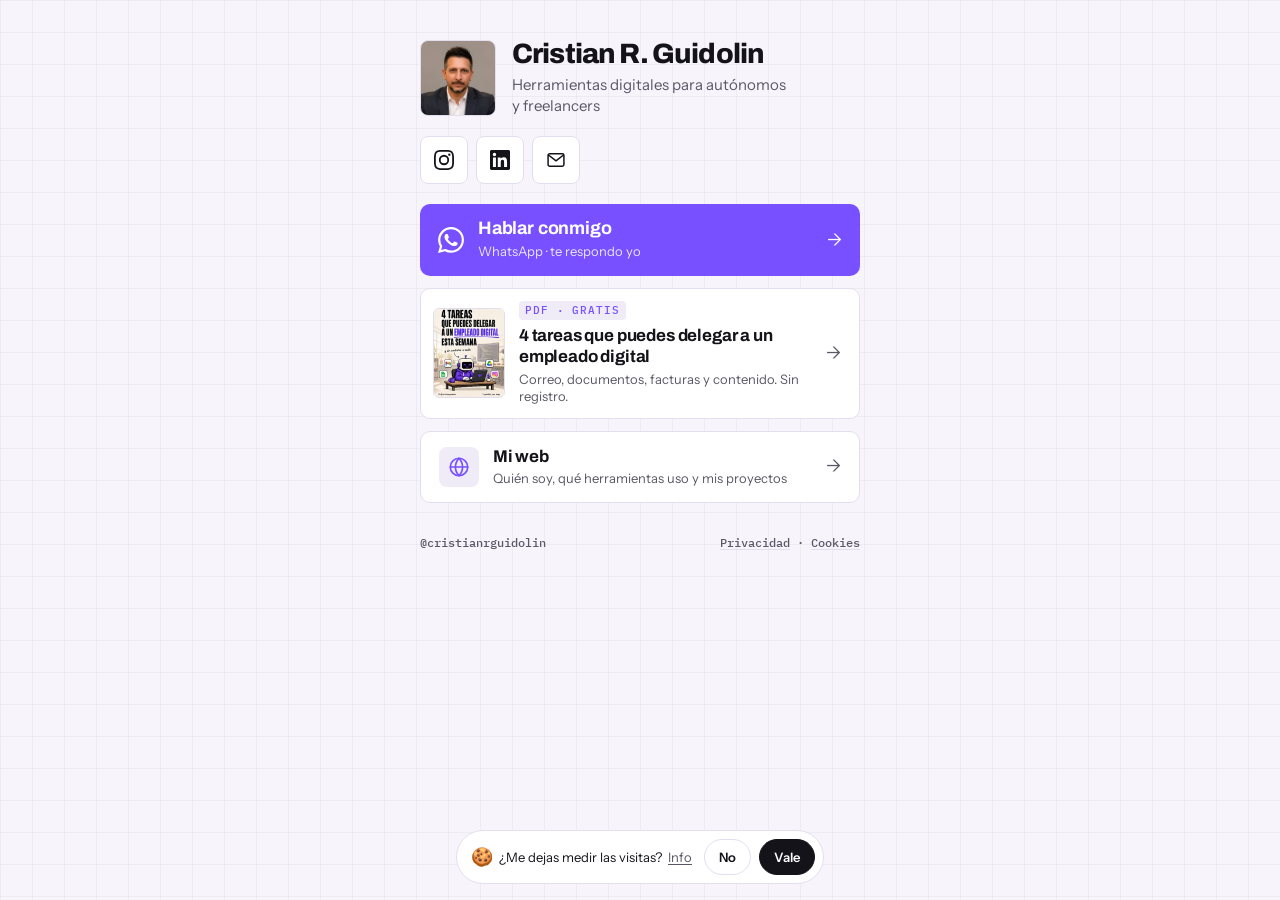
<file: link/index.html>
<!DOCTYPE html>
<html lang="es">
<head>
<meta charset="utf-8">
<meta name="viewport" content="width=device-width, initial-scale=1, viewport-fit=cover">
<title>Cristian R. Guidolin · Enlaces</title>
<meta name="description" content="Herramientas digitales para autónomos y freelancers. Guía gratis, redes y contacto directo por WhatsApp.">
<meta name="theme-color" content="#F7F5FB">
<meta name="color-scheme" content="light">
<link rel="canonical" href="https://link.cristianguidolin.com/">
<meta property="og:type" content="profile">
<meta property="og:title" content="Cristian R. Guidolin">
<meta property="og:description" content="Pruebo las herramientas digitales para que tú no pierdas el tiempo.">
<meta property="og:image" content="https://cristianguidolin.com/assets/cristian.webp">
<meta property="og:url" content="https://link.cristianguidolin.com/">
<meta property="og:locale" content="es_ES">
<link rel="preconnect" href="https://fonts.googleapis.com">
<link rel="preconnect" href="https://fonts.gstatic.com" crossorigin>
<link href="https://fonts.googleapis.com/css2?family=Archivo:wght@700;800&family=IBM+Plex+Mono:wght@500&family=Instrument+Sans:wght@400;500;600&display=swap" rel="stylesheet">
<link rel="icon" href="data:image/svg+xml,<svg xmlns='http://www.w3.org/2000/svg' viewBox='0 0 100 100'><rect width='100' height='100' fill='%23101014'/><text y='72' x='50' text-anchor='middle' font-family='monospace' font-size='56' font-weight='700' fill='%237850FF'>CG</text></svg>">
<link rel="stylesheet" href="/link/link.css">
</head>
<body>
<main class="wrap">

  <header class="id">
    <span class="face"><img src="/assets/cristian-sq.webp" alt="Cristian R. Guidolin" width="320" height="320"></span>
    <div>
      <h1 class="name">Cristian R. Guidolin</h1>
      <p class="line">Herramientas digitales para autónomos y freelancers</p>
    </div>
  </header>

  <nav class="social" aria-label="Redes sociales">
    <a data-ev="link_instagram" href="https://www.instagram.com/cristianrguidolin/" aria-label="Instagram">
      <svg viewBox="0 0 24 24" fill="currentColor" aria-hidden="true"><path d="M12 2.163c3.204 0 3.584.012 4.85.07 3.252.148 4.771 1.691 4.919 4.919.058 1.265.069 1.645.069 4.849 0 3.205-.012 3.584-.069 4.849-.149 3.225-1.664 4.771-4.919 4.919-1.266.058-1.644.07-4.85.07-3.204 0-3.584-.012-4.849-.07-3.26-.149-4.771-1.699-4.919-4.92-.058-1.265-.07-1.644-.07-4.849 0-3.204.013-3.583.07-4.849.149-3.227 1.664-4.771 4.919-4.919 1.266-.057 1.645-.069 4.849-.069zM12 0C8.741 0 8.333.014 7.053.072 2.695.272.273 2.69.073 7.052.014 8.333 0 8.741 0 12c0 3.259.014 3.668.072 4.948.2 4.358 2.618 6.78 6.98 6.98C8.333 23.986 8.741 24 12 24c3.259 0 3.668-.014 4.948-.072 4.354-.2 6.782-2.618 6.979-6.98.059-1.28.073-1.689.073-4.948 0-3.259-.014-3.667-.072-4.947-.196-4.354-2.617-6.78-6.979-6.98C15.668.014 15.259 0 12 0zm0 5.838a6.162 6.162 0 100 12.324 6.162 6.162 0 000-12.324zM12 16a4 4 0 110-8 4 4 0 010 8zm6.406-11.845a1.44 1.44 0 100 2.881 1.44 1.44 0 000-2.881z"/></svg>
    </a>
    <a data-ev="link_linkedin" href="https://linkedin.com/in/cristianguidolin" aria-label="LinkedIn">
      <svg viewBox="0 0 24 24" fill="currentColor" aria-hidden="true"><path d="M20.447 20.452h-3.554v-5.569c0-1.328-.027-3.037-1.852-3.037-1.853 0-2.136 1.445-2.136 2.939v5.667H9.351V9h3.414v1.561h.046c.477-.9 1.637-1.85 3.37-1.85 3.601 0 4.267 2.37 4.267 5.455v6.286zM5.337 7.433a2.062 2.062 0 01-2.063-2.065 2.064 2.064 0 112.063 2.065zm1.782 13.019H3.555V9h3.564v11.452zM22.225 0H1.771C.792 0 0 .774 0 1.729v20.542C0 23.227.792 24 1.771 24h20.451C23.2 24 24 23.227 24 22.271V1.729C24 .774 23.2 0 22.222 0h.003z"/></svg>
    </a>
    <a data-ev="link_correo" href="mailto:fox@foxlabs.studio" aria-label="Correo">
      <svg viewBox="0 0 24 24" fill="none" stroke="currentColor" stroke-width="1.8" stroke-linecap="round" stroke-linejoin="round" aria-hidden="true"><rect x="2.5" y="4.5" width="19" height="15" rx="2"/><path d="m3 6 9 7 9-7"/></svg>
    </a>
  </nav>

  <a class="cta" data-ev="link_whatsapp" href="https://wa.me/34647174123?text=Hola%20Cristian%2C%20vengo%20de%20tus%20redes">
    <svg class="wa" viewBox="0 0 24 24" fill="currentColor" aria-hidden="true"><path d="M17.472 14.382c-.297-.149-1.758-.867-2.03-.967-.273-.099-.471-.148-.67.15-.197.297-.767.966-.94 1.164-.173.199-.347.223-.644.075-.297-.15-1.255-.463-2.39-1.475-.883-.788-1.48-1.761-1.653-2.059-.173-.297-.018-.458.13-.606.134-.133.298-.347.446-.52.149-.174.198-.298.298-.497.099-.198.05-.371-.025-.52-.075-.149-.669-1.612-.916-2.207-.242-.579-.487-.5-.669-.51-.173-.008-.371-.01-.57-.01-.198 0-.52.074-.792.372-.272.297-1.04 1.016-1.04 2.479 0 1.462 1.065 2.875 1.213 3.074.149.198 2.096 3.2 5.077 4.487.709.306 1.262.489 1.694.625.712.227 1.36.195 1.871.118.571-.085 1.758-.719 2.006-1.413.248-.694.248-1.289.173-1.413-.074-.124-.272-.198-.57-.347m-5.421 7.403h-.004a9.87 9.87 0 01-5.031-1.378l-.361-.214-3.741.982.998-3.648-.235-.374a9.86 9.86 0 01-1.51-5.26c.001-5.45 4.436-9.884 9.888-9.884 2.64 0 5.122 1.03 6.988 2.898a9.825 9.825 0 012.893 6.994c-.003 5.45-4.437 9.884-9.885 9.884m8.413-18.297A11.815 11.815 0 0012.05 0C5.495 0 .16 5.335.157 11.892c0 2.096.547 4.142 1.588 5.945L.057 24l6.305-1.654a11.882 11.882 0 005.683 1.448h.005c6.554 0 11.89-5.335 11.893-11.893a11.821 11.821 0 00-3.48-8.413z"/></svg>
    <span class="cta-t"><b>Hablar conmigo</b><small>WhatsApp · te respondo yo</small></span>
    <span class="arr" aria-hidden="true">→</span>
  </a>

  <a class="card card--guia" data-ev="link_guia_4_tareas" href="https://drive.google.com/file/d/1NsBcFHpH2NjTbA7VaPHIDrOXrqqEoOFl/view?usp=sharing">
    <img src="/assets/guia-4-tareas.webp" alt="" width="240" height="300">
    <span class="card-t">
      <span class="tag">PDF · gratis</span>
      <b>4 tareas que puedes delegar a un empleado digital</b>
      <small>Correo, documentos, facturas y contenido. Sin registro.</small>
    </span>
    <span class="arr" aria-hidden="true">→</span>
  </a>

  <a class="card" data-ev="link_web" href="https://cristianguidolin.com/">
    <span class="ico" aria-hidden="true"><svg viewBox="0 0 24 24" fill="none" stroke="currentColor" stroke-width="1.8" stroke-linecap="round" stroke-linejoin="round"><circle cx="12" cy="12" r="9.5"/><path d="M2.5 12h19M12 2.5c2.6 2.6 3.9 5.8 3.9 9.5s-1.3 6.9-3.9 9.5c-2.6-2.6-3.9-5.8-3.9-9.5S9.4 5.1 12 2.5z"/></svg></span>
    <span class="card-t">
      <b>Mi web</b>
      <small>Quién soy, qué herramientas uso y mis proyectos</small>
    </span>
    <span class="arr" aria-hidden="true">→</span>
  </a>

  <footer class="foot">
    <p>@cristianrguidolin</p>
    <p><a href="https://cristianguidolin.com/privacidad">Privacidad</a> · <a href="#" onclick="cgCookies();return false">Cookies</a></p>
  </footer>
</main>
<script src="/assets/medicion.js" defer></script>
</body>
</html>
</file>
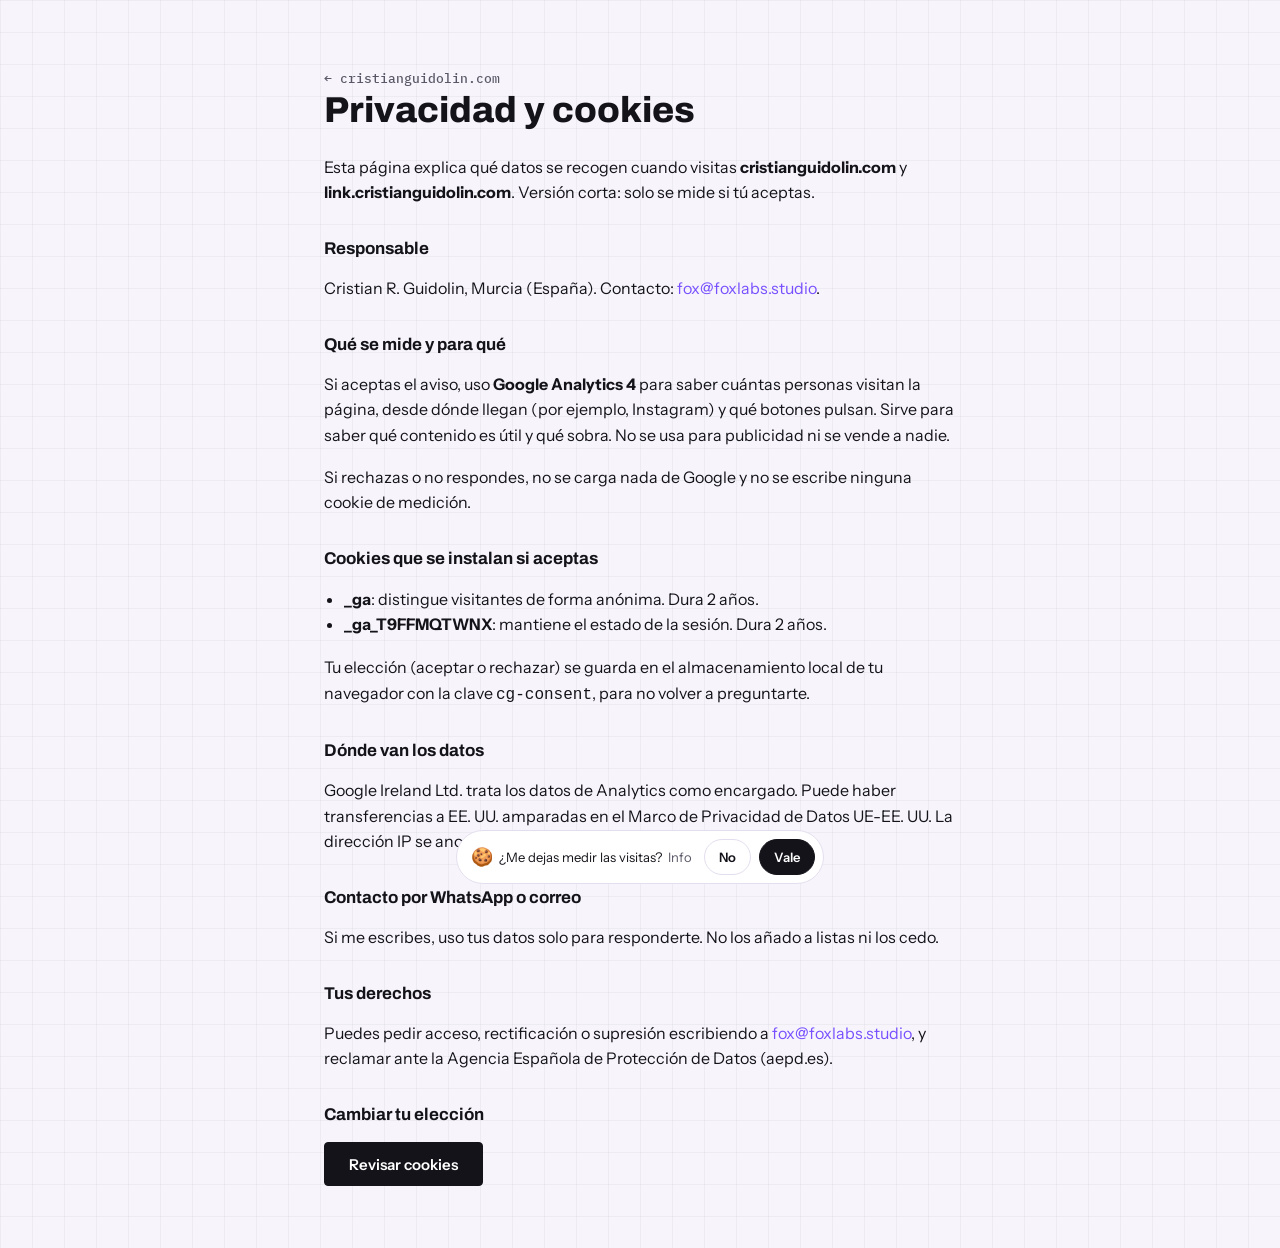
<file: privacidad/index.html>
<!DOCTYPE html>
<html lang="es">
<head>
<meta charset="utf-8">
<meta name="viewport" content="width=device-width, initial-scale=1">
<title>Privacidad y cookies | Cristian R. Guidolin</title>
<meta name="description" content="Qué datos se recogen en cristianguidolin.com y link.cristianguidolin.com, para qué y cómo retirarlos.">
<meta name="robots" content="noindex, follow">
<meta name="theme-color" content="#F7F5FB">
<link rel="canonical" href="https://cristianguidolin.com/privacidad">
<link rel="preconnect" href="https://fonts.googleapis.com">
<link rel="preconnect" href="https://fonts.gstatic.com" crossorigin>
<link href="https://fonts.googleapis.com/css2?family=Archivo:wght@600;700;800&family=IBM+Plex+Mono:wght@400;500&family=Instrument+Sans:wght@400;500;600&display=swap" rel="stylesheet">
<link rel="stylesheet" href="/styles.css">
<style>
  .legal { max-width: 680px; margin: 0 auto; padding: var(--s8) var(--s5) var(--s7); }
  .legal h1 { font: 800 clamp(1.75rem, 5vw, 2.25rem)/1.1 var(--display); margin: 0 0 var(--s5); }
  .legal h2 { font: 700 1.0625rem/1.3 var(--display); margin: var(--s6) 0 var(--s2); }
  .legal p, .legal li { font: 400 1rem/1.6 var(--sans); color: var(--tinta); }
  .legal ul { padding-left: 1.2em; }
  .legal a { color: var(--acc); }
  .legal .volver { font: 500 .8125rem var(--mono); color: var(--suave); text-decoration: none; }
  .legal button { font: 600 .9375rem var(--sans); min-height: 44px; padding: 0 var(--s5); cursor: pointer;
    border-radius: var(--r-sm); border: 1px solid var(--tinta); background: var(--tinta); color: #fff; }
</style>
</head>
<body>
<main class="legal">
  <a class="volver" href="/">← cristianguidolin.com</a>
  <h1>Privacidad y cookies</h1>
  <p>Esta página explica qué datos se recogen cuando visitas <strong>cristianguidolin.com</strong> y <strong>link.cristianguidolin.com</strong>. Versión corta: solo se mide si tú aceptas.</p>

  <h2>Responsable</h2>
  <p>Cristian R. Guidolin, Murcia (España). Contacto: <a href="mailto:fox@foxlabs.studio">fox@foxlabs.studio</a>.</p>

  <h2>Qué se mide y para qué</h2>
  <p>Si aceptas el aviso, uso <strong>Google Analytics 4</strong> para saber cuántas personas visitan la página, desde dónde llegan (por ejemplo, Instagram) y qué botones pulsan. Sirve para saber qué contenido es útil y qué sobra. No se usa para publicidad ni se vende a nadie.</p>
  <p>Si rechazas o no respondes, no se carga nada de Google y no se escribe ninguna cookie de medición.</p>

  <h2>Cookies que se instalan si aceptas</h2>
  <ul>
    <li><strong>_ga</strong>: distingue visitantes de forma anónima. Dura 2 años.</li>
    <li><strong>_ga_T9FFMQTWNX</strong>: mantiene el estado de la sesión. Dura 2 años.</li>
  </ul>
  <p>Tu elección (aceptar o rechazar) se guarda en el almacenamiento local de tu navegador con la clave <code>cg-consent</code>, para no volver a preguntarte.</p>

  <h2>Dónde van los datos</h2>
  <p>Google Ireland Ltd. trata los datos de Analytics como encargado. Puede haber transferencias a EE. UU. amparadas en el Marco de Privacidad de Datos UE-EE. UU. La dirección IP se anonimiza.</p>

  <h2>Contacto por WhatsApp o correo</h2>
  <p>Si me escribes, uso tus datos solo para responderte. No los añado a listas ni los cedo.</p>

  <h2>Tus derechos</h2>
  <p>Puedes pedir acceso, rectificación o supresión escribiendo a <a href="mailto:fox@foxlabs.studio">fox@foxlabs.studio</a>, y reclamar ante la Agencia Española de Protección de Datos (aepd.es).</p>

  <h2>Cambiar tu elección</h2>
  <p><button type="button" onclick="cgCookies()">Revisar cookies</button></p>
</main>
<script src="/assets/medicion.js" defer></script>
</body>
</html>
</file>
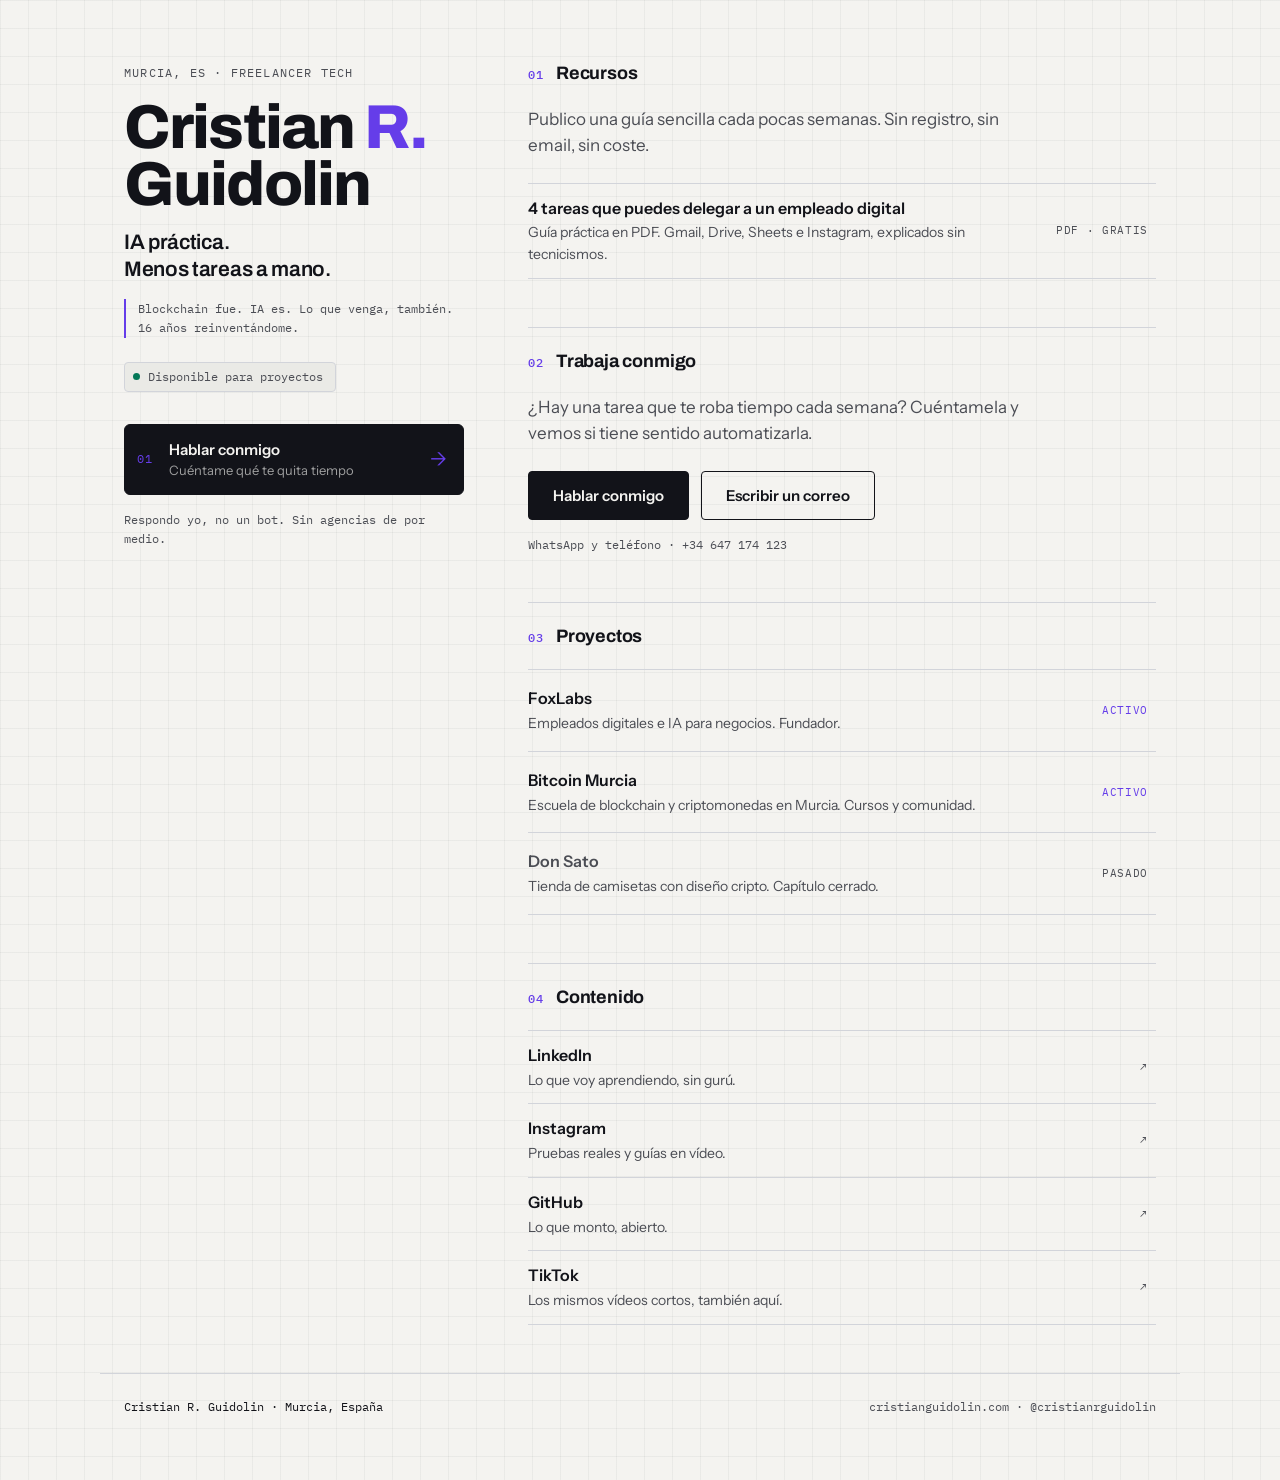
<file: v2/index.html>
<!DOCTYPE html>
<html lang="es">
<head>
<meta charset="utf-8">
<meta name="viewport" content="width=device-width, initial-scale=1">
<title>Cristian R. Guidolin | IA y empleados digitales</title>
<meta name="description" content="Comparto lo que pruebo con IA y empleados digitales. Guías para delegar tareas repetitivas sin perder el control. Murcia, España.">
<meta name="theme-color" content="#F4F4F1">
<meta name="color-scheme" content="light">
<link rel="canonical" href="https://cristianguidolin.com/">
<meta property="og:type" content="profile">
<meta property="og:title" content="Cristian R. Guidolin | IA y empleados digitales">
<meta property="og:description" content="IA práctica. Menos tareas a mano.">
<meta property="og:locale" content="es_ES">
<meta property="og:url" content="https://cristianguidolin.com/">
<link rel="preconnect" href="https://fonts.googleapis.com">
<link rel="preconnect" href="https://fonts.gstatic.com" crossorigin>
<link href="https://fonts.googleapis.com/css2?family=Archivo:wght@600;700;800&family=IBM+Plex+Mono:wght@400;500&family=Instrument+Sans:wght@400;500;600&display=swap" rel="stylesheet">
<link rel="stylesheet" href="styles.css">
<link rel="icon" href="data:image/svg+xml,<svg xmlns='http://www.w3.org/2000/svg' viewBox='0 0 100 100'><rect width='100' height='100' fill='%23101014'/><text y='72' x='50' text-anchor='middle' font-family='monospace' font-size='56' font-weight='700' fill='%237850FF'>CG</text></svg>">
</head>
<body>
<a class="skip" href="#contenido">Saltar al contenido</a>

<div class="page">
  <!-- ── Identidad ─────────────────────────────────────────── -->
  <header class="id">
    <p class="kicker">Murcia, ES · freelancer tech</p>
    <h1 class="name">Cristian <em>R.</em><br>Guidolin</h1>
    <p class="claim">IA práctica.<br>Menos tareas a mano.</p>
    <p class="traza">Blockchain fue. IA es. Lo que venga, también.<br>16 años reinventándome.</p>

    <p class="chip"><span class="dot" aria-hidden="true"></span> Disponible para proyectos</p>

    <a class="cta" href="https://wa.me/34647174123">
      <span class="cta-num">01</span>
      <span class="cta-txt">Hablar conmigo<em>Cuéntame qué te quita tiempo</em></span>
      <span class="cta-arrow" aria-hidden="true">→</span>
    </a>

    <p class="id-note">Respondo yo, no un bot. Sin agencias de por medio.</p>
  </header>

  <main class="feed" id="contenido">
    <!-- ── 01 Recursos (guía como tarjeta, no como oferta) ──── -->
    <section class="sec" aria-labelledby="s1">
      <h2 class="sec-h" id="s1"><span class="sec-n">01</span> Recursos</h2>
      <p class="lead">Publico una guía sencilla cada pocas semanas. Sin registro, sin email, sin coste.</p>
      <ul class="list list--compact">
        <li>
          <a href="https://drive.google.com/file/d/1NsBcFHpH2NjTbA7VaPHIDrOXrqqEoOFl/view?usp=sharing">
            <span class="li-t">4 tareas que puedes delegar a un empleado digital</span>
            <span class="li-d">Guía práctica en PDF. Gmail, Drive, Sheets e Instagram, explicados sin tecnicismos.</span>
            <span class="li-s">PDF · gratis</span>
          </a>
        </li>
      </ul>
    </section>

    <!-- ── 02 Trabaja conmigo ──────────────────────────────── -->
    <section class="sec" aria-labelledby="s2">
      <h2 class="sec-h" id="s2"><span class="sec-n">02</span> Trabaja conmigo</h2>
      <p class="lead">¿Hay una tarea que te roba tiempo cada semana? Cuéntamela y vemos si tiene sentido automatizarla.</p>
      <div class="acts">
        <a class="btn btn--solid" href="https://wa.me/34647174123">Hablar conmigo</a>
        <a class="btn" href="mailto:fox@foxlabs.studio">Escribir un correo</a>
      </div>
      <p class="tel">WhatsApp y teléfono · +34 647 174 123</p>
    </section>

    <!-- ── 03 Proyectos ────────────────────────────────────── -->
    <section class="sec" aria-labelledby="s3">
      <h2 class="sec-h" id="s3"><span class="sec-n">03</span> Proyectos</h2>
      <ul class="list">
        <li>
          <a href="https://foxlabs.studio">
            <span class="li-t">FoxLabs</span>
            <span class="li-d">Empleados digitales e IA para negocios. Fundador.</span>
            <span class="li-s li-s--now">activo</span>
          </a>
        </li>
        <li>
          <a href="https://bitcoinmurcia.com">
            <span class="li-t">Bitcoin Murcia</span>
            <span class="li-d">Escuela de blockchain y criptomonedas en Murcia. Cursos y comunidad.</span>
            <span class="li-s li-s--now">activo</span>
          </a>
        </li>
        <li class="is-dead">
          <div>
            <span class="li-t">Don Sato</span>
            <span class="li-d">Tienda de camisetas con diseño cripto. Capítulo cerrado.</span>
            <span class="li-s">pasado</span>
          </div>
        </li>
      </ul>
    </section>

    <!-- ── 04 Contenido ────────────────────────────────────── -->
    <section class="sec" aria-labelledby="s4">
      <h2 class="sec-h" id="s4"><span class="sec-n">04</span> Contenido</h2>
      <ul class="list list--compact">
        <li>
          <a href="https://linkedin.com/in/cristianguidolin">
            <span class="li-t">LinkedIn</span>
            <span class="li-d">Lo que voy aprendiendo, sin gurú.</span>
            <span class="li-s">↗</span>
          </a>
        </li>
        <li>
          <a href="https://www.instagram.com/cristianrguidolin/">
            <span class="li-t">Instagram</span>
            <span class="li-d">Pruebas reales y guías en vídeo.</span>
            <span class="li-s">↗</span>
          </a>
        </li>
        <li>
          <a href="https://github.com/F0X17932">
            <span class="li-t">GitHub</span>
            <span class="li-d">Lo que monto, abierto.</span>
            <span class="li-s">↗</span>
          </a>
        </li>
        <li>
          <a href="https://www.instagram.com/cristianrguidolin/">
            <span class="li-t">TikTok</span>
            <span class="li-d">Los mismos vídeos cortos, también aquí.</span>
            <span class="li-s">↗</span>
          </a>
        </li>
      </ul>
    </section>
  </main>
</div>

<footer class="foot">
  <p class="foot-id">Cristian R. Guidolin · Murcia, España</p>
  <p class="foot-meta">cristianguidolin.com · @cristianrguidolin</p>
</footer>

<script>
// Revelado escalonado. Progresivo: si no hay JS o el usuario pide menos
// movimiento, la página se ve entera y quieta. Sin dependencias.
(() => {
  const reduce = matchMedia('(prefers-reduced-motion: reduce)').matches;
  if (reduce || !('IntersectionObserver' in window)) return;

  // Quién entra y en qué orden: el bloque de identidad, y dentro de cada
  // sección las piezas una a una. Nunca más de 5 pasos por grupo.
  const grupos = [
    [...document.querySelectorAll('.id > *')],
    ...[...document.querySelectorAll('.sec')].map(sec => [...sec.children])
  ];

  const targets = [];
  grupos.forEach(grupo => grupo.forEach((el, i) => {
    el.classList.add('rise');
    el.style.setProperty('--d', Math.min(i, 5));
    targets.push(el);
  }));

  document.documentElement.classList.add('js-reveal');

  const io = new IntersectionObserver((entries) => {
    entries.forEach(e => {
      if (e.isIntersecting) { e.target.classList.add('in'); io.unobserve(e.target); }
    });
  }, { rootMargin: '0px 0px -10% 0px', threshold: 0.05 });

  targets.forEach(t => io.observe(t));
})();
</script>
</body>
</html>
</file>
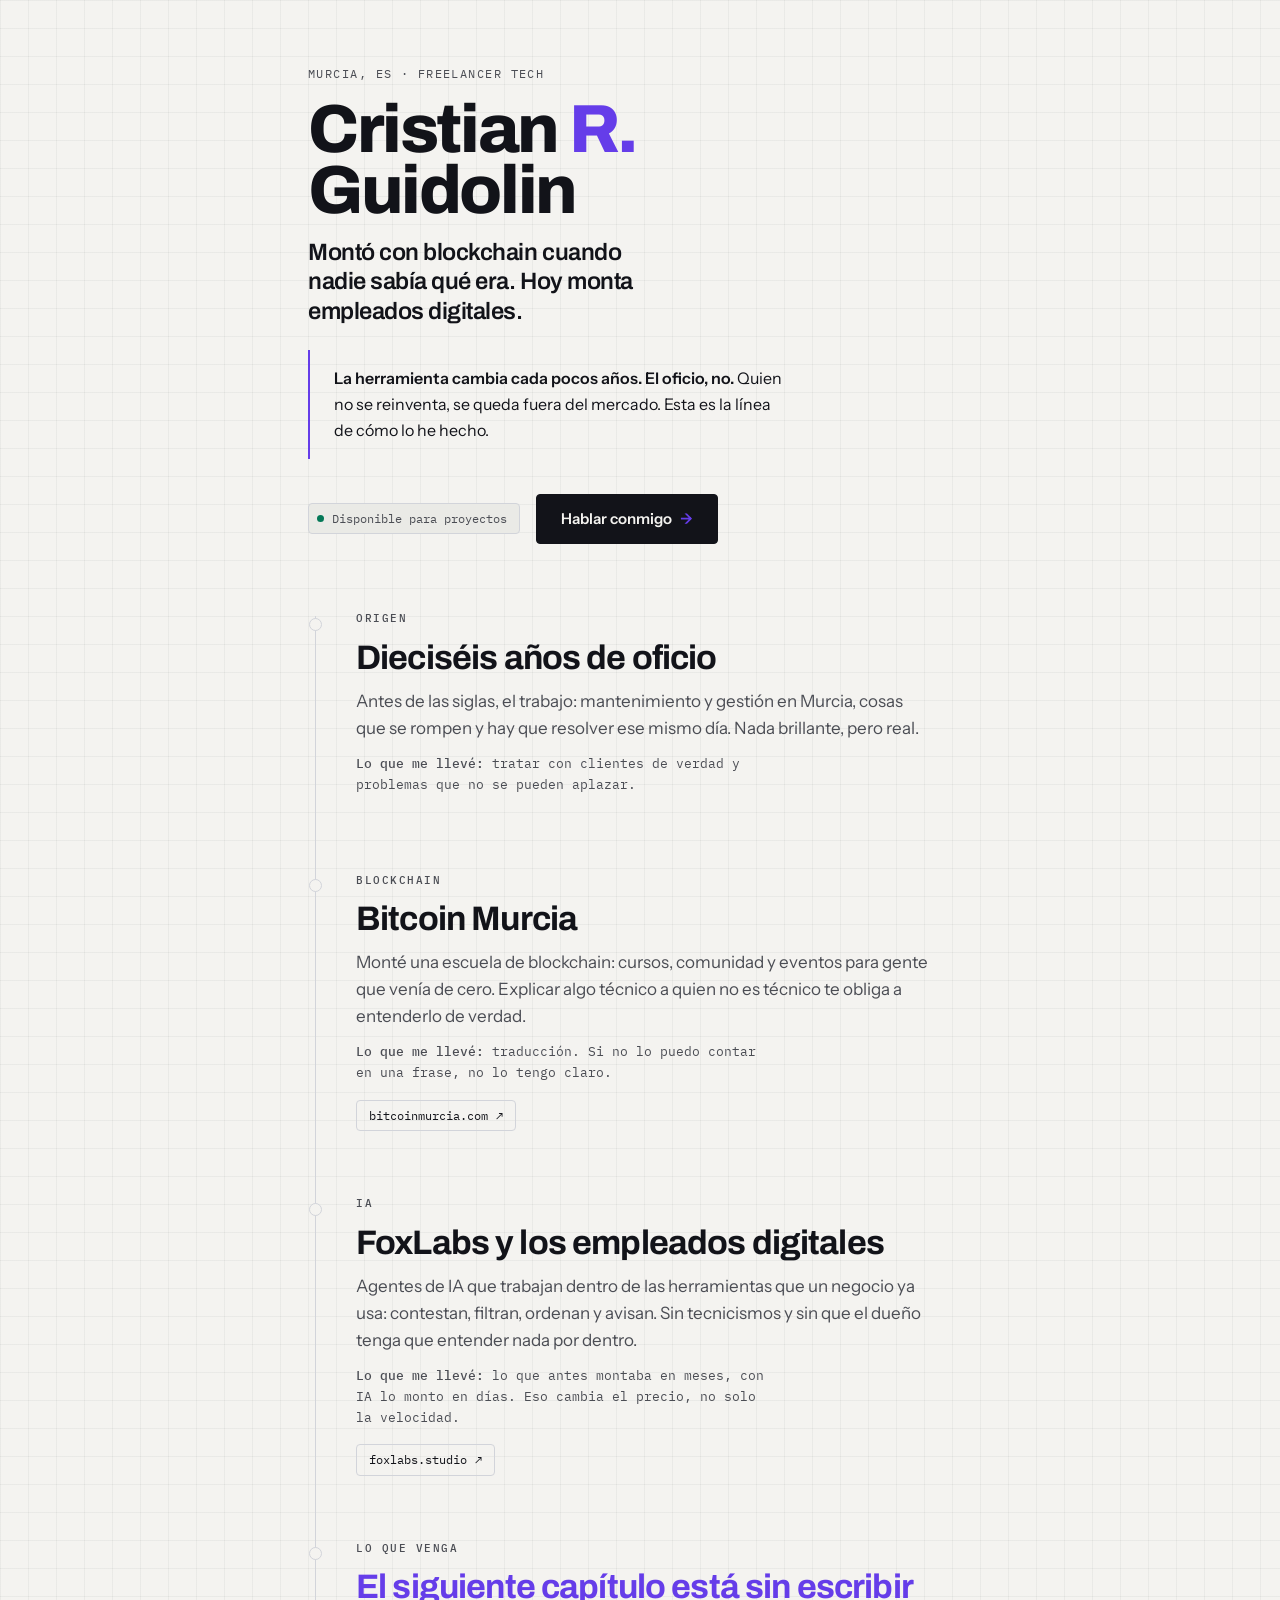
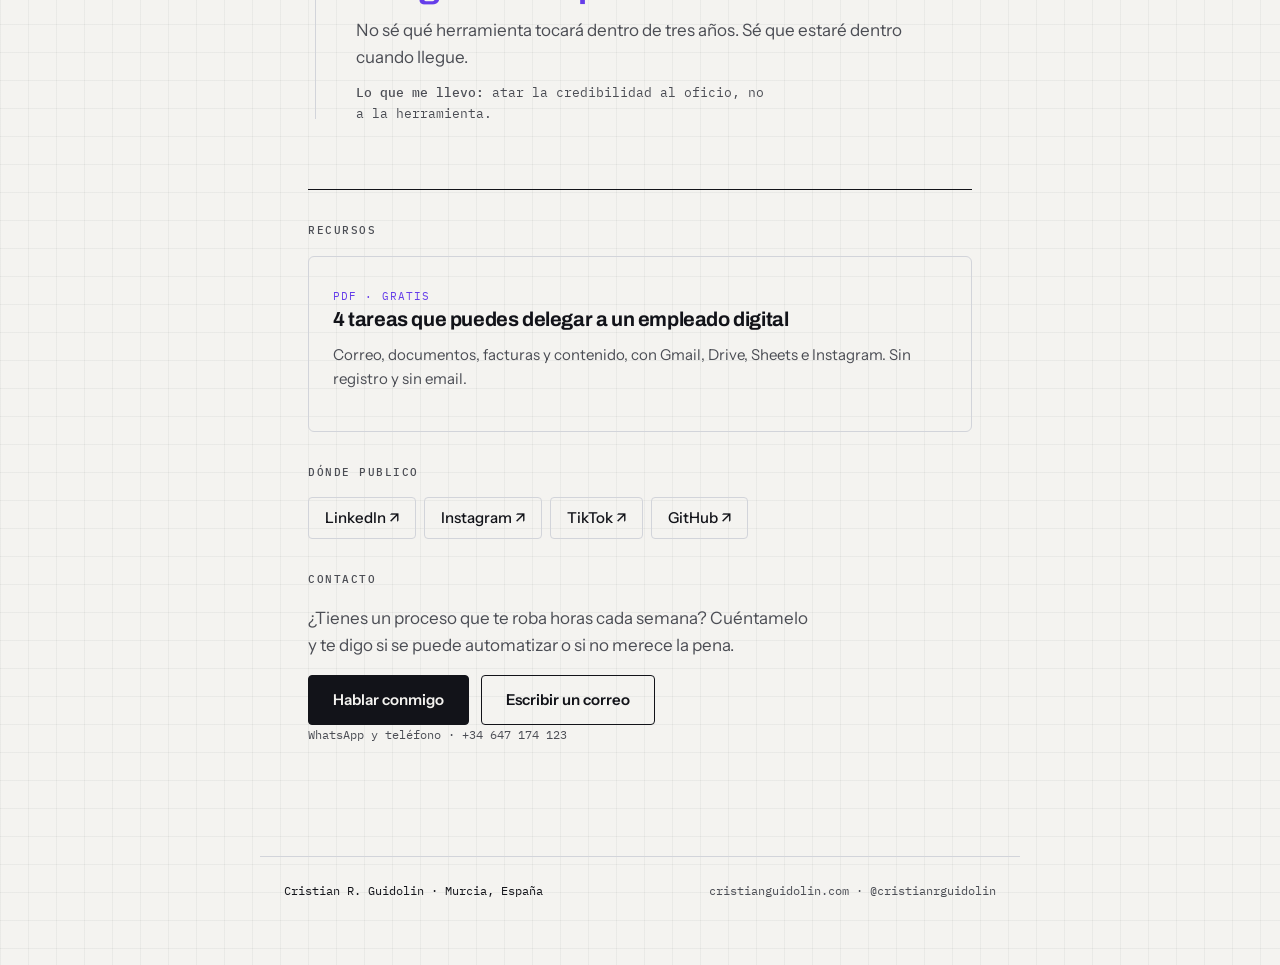
<file: v3-timeline/index.html>
<!DOCTYPE html>
<html lang="es">
<head>
<meta charset="utf-8">
<meta name="viewport" content="width=device-width, initial-scale=1">
<title>Cristian R. Guidolin | Blockchain fue. IA es. Lo que venga, también.</title>
<meta name="description" content="16 años reinventándome. Blockchain fue, IA es y la próxima herramienta ya llegará. Lo que pruebo, lo que monto y lo que te puede servir.">
<meta name="theme-color" content="#F4F4F1">
<meta name="color-scheme" content="light">
<link rel="canonical" href="https://cristianguidolin.com/">
<meta property="og:type" content="profile">
<meta property="og:title" content="Cristian R. Guidolin">
<meta property="og:description" content="Blockchain fue. IA es. Lo que venga, también.">
<meta property="og:locale" content="es_ES">
<meta property="og:url" content="https://cristianguidolin.com/">
<link rel="preconnect" href="https://fonts.googleapis.com">
<link rel="preconnect" href="https://fonts.gstatic.com" crossorigin>
<link href="https://fonts.googleapis.com/css2?family=Archivo:wght@600;700;800&family=IBM+Plex+Mono:wght@400;500&family=Instrument+Sans:wght@400;500;600&display=swap" rel="stylesheet">
<link rel="stylesheet" href="styles.css">
<link rel="icon" href="data:image/svg+xml,<svg xmlns='http://www.w3.org/2000/svg' viewBox='0 0 100 100'><rect width='100' height='100' fill='%23101014'/><text y='72' x='50' text-anchor='middle' font-family='monospace' font-size='56' font-weight='700' fill='%237850FF'>CG</text></svg>">
</head>
<body>
<a class="skip" href="#linea">Saltar a la línea</a>

<div class="sheet">
  <!-- ── Cabecera ─────────────────────────────────────────── -->
  <header class="top">
    <p class="kicker">Murcia, ES · freelancer tech</p>
    <h1 class="name">Cristian <em>R.</em><br>Guidolin</h1>
    <p class="top-line">Montó con blockchain cuando nadie sabía qué era. Hoy monta empleados digitales.</p>
    <p class="tesis"><strong>La herramienta cambia cada pocos años. El oficio, no.</strong> Quien no se reinventa, se queda fuera del mercado. Esta es la línea de cómo lo he hecho.</p>
    <div class="top-foot">
      <p class="chip"><span class="dot" aria-hidden="true"></span> Disponible para proyectos</p>
      <a class="cta" href="https://wa.me/34647174123">Hablar conmigo <span aria-hidden="true">→</span></a>
    </div>
  </header>

  <!-- ── La línea ─────────────────────────────────────────── -->
  <div class="linea-wrap">
    <div class="rail" aria-hidden="true"></div>
    <div class="rail-fill" id="railFill" aria-hidden="true"></div>

    <ol class="linea" id="linea">
      <li class="hito">
        <span class="hito-et">origen</span>
        <h2>Dieciséis años de oficio</h2>
        <p>Antes de las siglas, el trabajo: mantenimiento y gestión en Murcia, cosas que se rompen y hay que resolver ese mismo día. Nada brillante, pero real.</p>
        <p class="ap"><b>Lo que me llevé:</b> tratar con clientes de verdad y problemas que no se pueden aplazar.</p>
      </li>

      <li class="hito">
        <span class="hito-et">blockchain</span>
        <h2>Bitcoin Murcia</h2>
        <p>Monté una escuela de blockchain: cursos, comunidad y eventos para gente que venía de cero. Explicar algo técnico a quien no es técnico te obliga a entenderlo de verdad.</p>
        <p class="ap"><b>Lo que me llevé:</b> traducción. Si no lo puedo contar en una frase, no lo tengo claro.</p>
        <div class="hito-enlaces">
          <a href="https://bitcoinmurcia.com">bitcoinmurcia.com <span aria-hidden="true">↗</span></a>
        </div>
      </li>

      <li class="hito">
        <span class="hito-et">ia</span>
        <h2>FoxLabs y los empleados digitales</h2>
        <p>Agentes de IA que trabajan dentro de las herramientas que un negocio ya usa: contestan, filtran, ordenan y avisan. Sin tecnicismos y sin que el dueño tenga que entender nada por dentro.</p>
        <p class="ap"><b>Lo que me llevé:</b> lo que antes montaba en meses, con IA lo monto en días. Eso cambia el precio, no solo la velocidad.</p>
        <div class="hito-enlaces">
          <a href="https://foxlabs.studio">foxlabs.studio <span aria-hidden="true">↗</span></a>
        </div>
      </li>

      <li class="hito hito--abierto">
        <span class="hito-et">lo que venga</span>
        <h2 class="abierto">El siguiente capítulo está sin escribir</h2>
        <p>No sé qué herramienta tocará dentro de tres años. Sé que estaré dentro cuando llegue.</p>
        <p class="ap"><b>Lo que me llevo:</b> atar la credibilidad al oficio, no a la herramienta.</p>
      </li>
    </ol>
  </div>

  <!-- ── Cierre ───────────────────────────────────────────── -->
  <section class="cierre">
    <div>
      <span class="blk-h">Recursos</span>
      <a class="rec" href="https://drive.google.com/file/d/1NsBcFHpH2NjTbA7VaPHIDrOXrqqEoOFl/view?usp=sharing">
        <span class="meta">PDF · gratis</span>
        <h3>4 tareas que puedes delegar a un empleado digital</h3>
        <p>Correo, documentos, facturas y contenido, con Gmail, Drive, Sheets e Instagram. Sin registro y sin email.</p>
      </a>
    </div>

    <div>
      <span class="blk-h">Dónde publico</span>
      <div class="social">
        <a href="https://linkedin.com/in/cristianguidolin">LinkedIn <span aria-hidden="true">↗</span></a>
        <a href="https://www.instagram.com/cristianrguidolin/">Instagram <span aria-hidden="true">↗</span></a>
        <a href="https://www.instagram.com/cristianrguidolin/">TikTok <span aria-hidden="true">↗</span></a>
        <a href="https://github.com/F0X17932">GitHub <span aria-hidden="true">↗</span></a>
      </div>
    </div>

    <div class="contacto">
      <span class="blk-h">Contacto</span>
      <p>¿Tienes un proceso que te roba horas cada semana? Cuéntamelo y te digo si se puede automatizar o si no merece la pena.</p>
      <div class="acts">
        <a class="btn btn--solid" href="https://wa.me/34647174123">Hablar conmigo</a>
        <a class="btn" href="mailto:fox@foxlabs.studio">Escribir un correo</a>
      </div>
      <p class="tel">WhatsApp y teléfono · +34 647 174 123</p>
    </div>
  </section>
</div>

<footer class="foot">
  <p>Cristian R. Guidolin · Murcia, España</p>
  <p class="foot-meta">cristianguidolin.com · @cristianrguidolin</p>
</footer>

<script>
// Dos gestos y ni uno más: el carril que se rellena al bajar y la entrada
// escalonada de cada pieza. Progresivo: sin JS o con menos movimiento,
// la página se ve entera.
(() => {
  const reduce = matchMedia('(prefers-reduced-motion: reduce)').matches;
  if (reduce) return;

  // Entrada escalonada
  if ('IntersectionObserver' in window) {
    const grupos = [
      [...document.querySelectorAll('.top > *')],
      [...document.querySelectorAll('.hito')],
      [...document.querySelectorAll('.cierre > *')]
    ];
    const targets = [];
    grupos.forEach(g => g.forEach((el, i) => {
      el.classList.add('rise');
      el.style.setProperty('--d', Math.min(i, 4));
      targets.push(el);
    }));
    document.documentElement.classList.add('js-reveal');
    const io = new IntersectionObserver(es => es.forEach(e => {
      if (e.isIntersecting) { e.target.classList.add('in'); io.unobserve(e.target); }
    }), { rootMargin: '0px 0px -10% 0px', threshold: 0.05 });
    targets.forEach(t => io.observe(t));
  }

  // El carril se rellena según avanzas, y los hitos ya pasados se encienden
  const wrap = document.querySelector('.linea-wrap');
  const fill = document.getElementById('railFill');
  if (!wrap || !fill) return;

  const hitos = [...document.querySelectorAll('.hito')];
  let raf = null;

  const pintar = () => {
    raf = null;
    const r = wrap.getBoundingClientRect();
    const avance = Math.min(Math.max(window.innerHeight * 0.55 - r.top, 0), r.height);
    fill.style.height = avance + 'px';
    const fillBottom = r.top + 6 + avance;
    hitos.forEach(h => {
      const punto = h.getBoundingClientRect().top + h.offsetHeight * 0.1;
      h.classList.toggle('live', punto <= fillBottom);
    });
  };

  const pedir = () => { if (!raf) raf = requestAnimationFrame(pintar); };
  addEventListener('scroll', pedir, { passive: true });
  addEventListener('resize', pedir);
  pintar();
})();
</script>
</body>
</html>
</file>
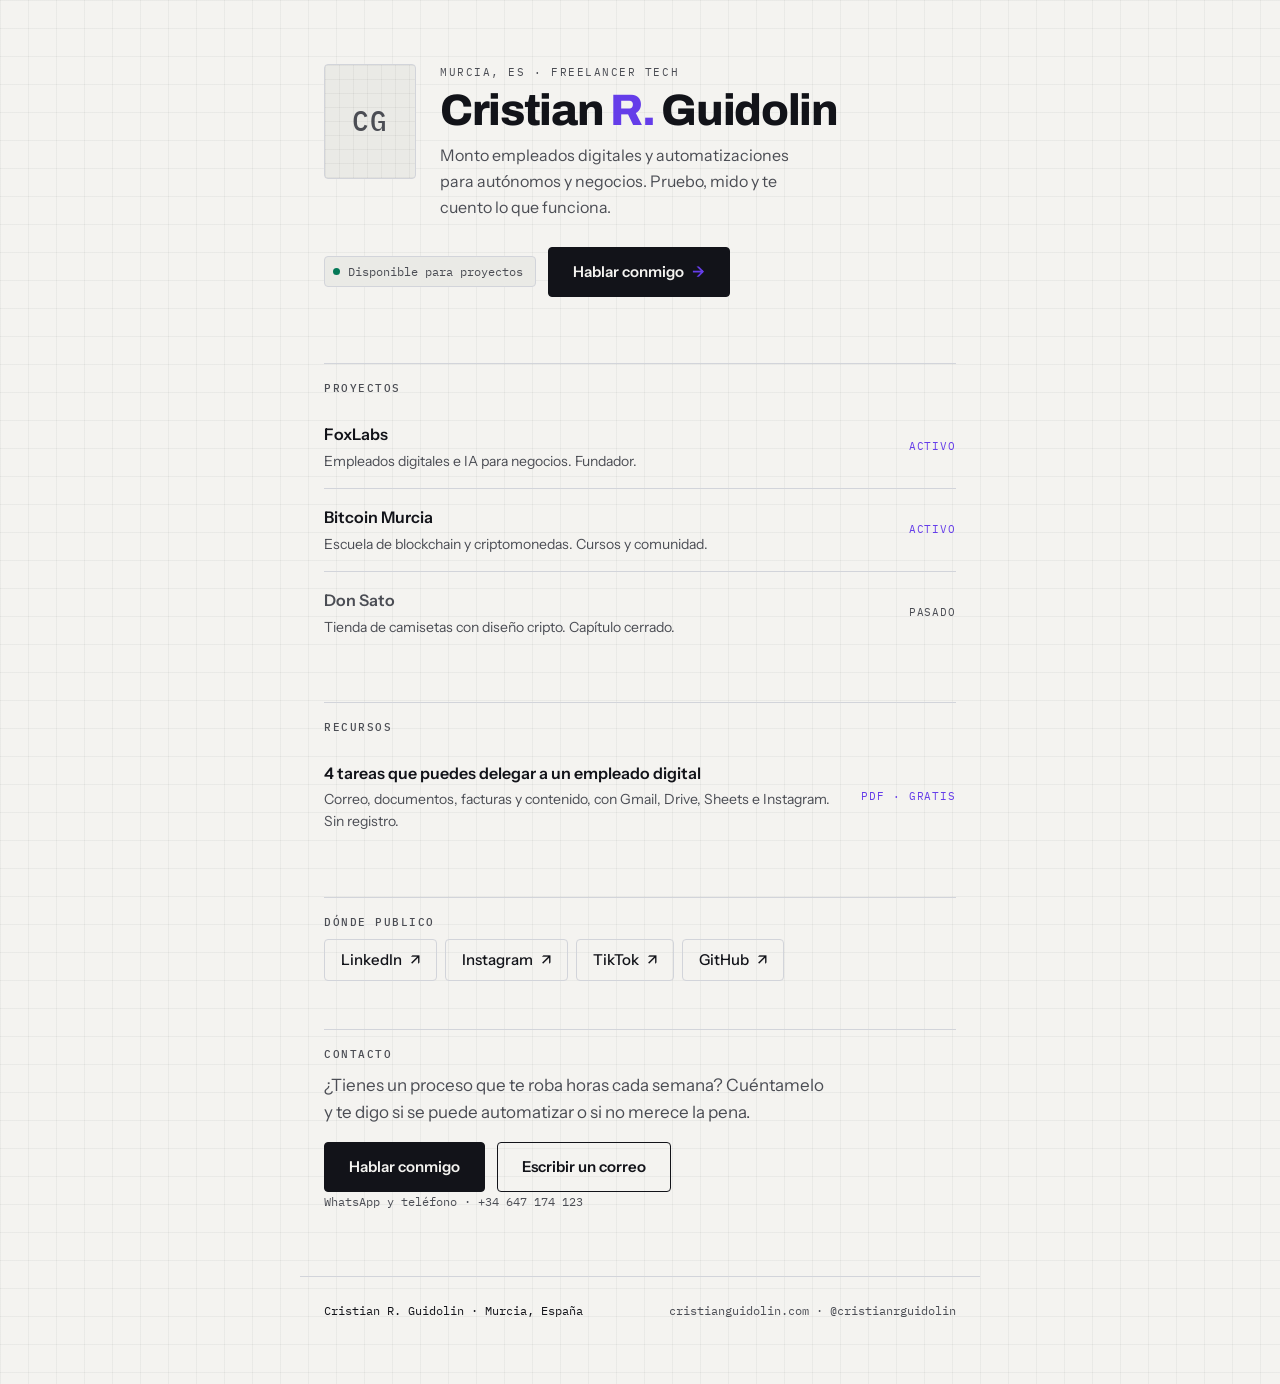
<file: v4-minimal/index.html>
<!DOCTYPE html>
<html lang="es">
<head>
<meta charset="utf-8">
<meta name="viewport" content="width=device-width, initial-scale=1">
<title>Cristian R. Guidolin | Blockchain fue. IA es. Lo que venga, también.</title>
<meta name="description" content="Freelancer tech en Murcia. Monto empleados digitales y automatizaciones para autónomos y negocios. Guías prácticas y pruebas reales, sin humo.">
<meta name="theme-color" content="#F4F4F1">
<meta name="color-scheme" content="light">
<link rel="canonical" href="https://cristianguidolin.com/">
<meta property="og:type" content="profile">
<meta property="og:title" content="Cristian R. Guidolin">
<meta property="og:description" content="Blockchain fue. IA es. Lo que venga, también.">
<meta property="og:locale" content="es_ES">
<meta property="og:url" content="https://cristianguidolin.com/">
<link rel="preconnect" href="https://fonts.googleapis.com">
<link rel="preconnect" href="https://fonts.gstatic.com" crossorigin>
<link href="https://fonts.googleapis.com/css2?family=Archivo:wght@600;700;800&family=IBM+Plex+Mono:wght@400;500&family=Instrument+Sans:wght@400;500;600&display=swap" rel="stylesheet">
<link rel="stylesheet" href="styles.css">
<link rel="icon" href="data:image/svg+xml,<svg xmlns='http://www.w3.org/2000/svg' viewBox='0 0 100 100'><rect width='100' height='100' fill='%23101014'/><text y='72' x='50' text-anchor='middle' font-family='monospace' font-size='56' font-weight='700' fill='%237850FF'>CG</text></svg>">
</head>
<body>
<a class="skip" href="#contenido">Saltar al contenido</a>

<div class="sheet">
  <!-- ── Quién eres ───────────────────────────────────────── -->
  <header class="top">
    <div class="top-id">
      <!-- Sustituir por la foto real: <img src="foto.jpg" alt="Cristian R. Guidolin"> -->
      <div class="face" aria-hidden="true"><span class="mono-ini">CG</span></div>
      <div>
        <p class="kicker">Murcia, ES · freelancer tech</p>
        <h1 class="name">Cristian <em>R.</em> Guidolin</h1>
        <p class="top-line">Monto empleados digitales y automatizaciones para autónomos y negocios. Pruebo, mido y te cuento lo que funciona.</p>
      </div>
    </div>
    <div class="top-acts">
      <p class="chip"><span class="dot" aria-hidden="true"></span> Disponible para proyectos</p>
      <a class="cta" href="https://wa.me/34647174123">Hablar conmigo <span aria-hidden="true">→</span></a>
    </div>
  </header>

  <main id="contenido">
    <!-- ── Proyectos ──────────────────────────────────────── -->
    <section class="blk">
      <span class="blk-h">Proyectos</span>
      <div class="rows">
        <a class="row" href="https://foxlabs.studio">
          <span class="row-t">FoxLabs</span>
          <span class="row-d">Empleados digitales e IA para negocios. Fundador.</span>
          <span class="row-s row-s--now">activo</span>
        </a>
        <a class="row" href="https://bitcoinmurcia.com">
          <span class="row-t">Bitcoin Murcia</span>
          <span class="row-d">Escuela de blockchain y criptomonedas. Cursos y comunidad.</span>
          <span class="row-s row-s--now">activo</span>
        </a>
        <div class="row row--no">
          <span class="row-t">Don Sato</span>
          <span class="row-d">Tienda de camisetas con diseño cripto. Capítulo cerrado.</span>
          <span class="row-s">pasado</span>
        </div>
      </div>
    </section>

    <!-- ── Recursos ───────────────────────────────────────── -->
    <section class="blk">
      <span class="blk-h">Recursos</span>
      <a class="rec" href="https://drive.google.com/file/d/1NsBcFHpH2NjTbA7VaPHIDrOXrqqEoOFl/view?usp=sharing">
        <span class="rec-t">4 tareas que puedes delegar a un empleado digital</span>
        <span class="rec-d">Correo, documentos, facturas y contenido, con Gmail, Drive, Sheets e Instagram. Sin registro.</span>
        <span class="rec-s">PDF · gratis</span>
      </a>
    </section>

    <!-- ── Redes ──────────────────────────────────────────── -->
    <section class="blk">
      <span class="blk-h">Dónde publico</span>
      <div class="social">
        <a href="https://linkedin.com/in/cristianguidolin">LinkedIn <span aria-hidden="true">↗</span></a>
        <a href="https://www.instagram.com/cristianrguidolin/">Instagram <span aria-hidden="true">↗</span></a>
        <a href="https://www.instagram.com/cristianrguidolin/">TikTok <span aria-hidden="true">↗</span></a>
        <a href="https://github.com/F0X17932">GitHub <span aria-hidden="true">↗</span></a>
      </div>
    </section>

    <!-- ── Contacto ───────────────────────────────────────── -->
    <section class="blk contacto">
      <span class="blk-h">Contacto</span>
      <p>¿Tienes un proceso que te roba horas cada semana? Cuéntamelo y te digo si se puede automatizar o si no merece la pena.</p>
      <div class="acts">
        <a class="btn btn--solid" href="https://wa.me/34647174123">Hablar conmigo</a>
        <a class="btn" href="mailto:fox@foxlabs.studio">Escribir un correo</a>
      </div>
      <p class="tel">WhatsApp y teléfono · +34 647 174 123</p>
    </section>
  </main>
</div>

<footer class="foot">
  <p>Cristian R. Guidolin · Murcia, España</p>
  <p class="foot-meta">cristianguidolin.com · @cristianrguidolin</p>
</footer>

<script>
// Un solo gesto: entrada escalonada de cabecera y bloques.
// Progresivo: sin JS o con menos movimiento, la página se ve entera.
(() => {
  const reduce = matchMedia('(prefers-reduced-motion: reduce)').matches;
  if (reduce || !('IntersectionObserver' in window)) return;

  const grupos = [
    [...document.querySelectorAll('.top-id, .top-acts')],
    [...document.querySelectorAll('.blk')]
  ];
  const targets = [];
  grupos.forEach(g => g.forEach((el, i) => {
    el.classList.add('rise');
    el.style.setProperty('--d', Math.min(i, 4));
    targets.push(el);
  }));
  document.documentElement.classList.add('js-reveal');

  const io = new IntersectionObserver(es => es.forEach(e => {
    if (e.isIntersecting) { e.target.classList.add('in'); io.unobserve(e.target); }
  }), { rootMargin: '0px 0px -10% 0px', threshold: 0.05 });
  targets.forEach(t => io.observe(t));
})();
</script>
</body>
</html>
</file>
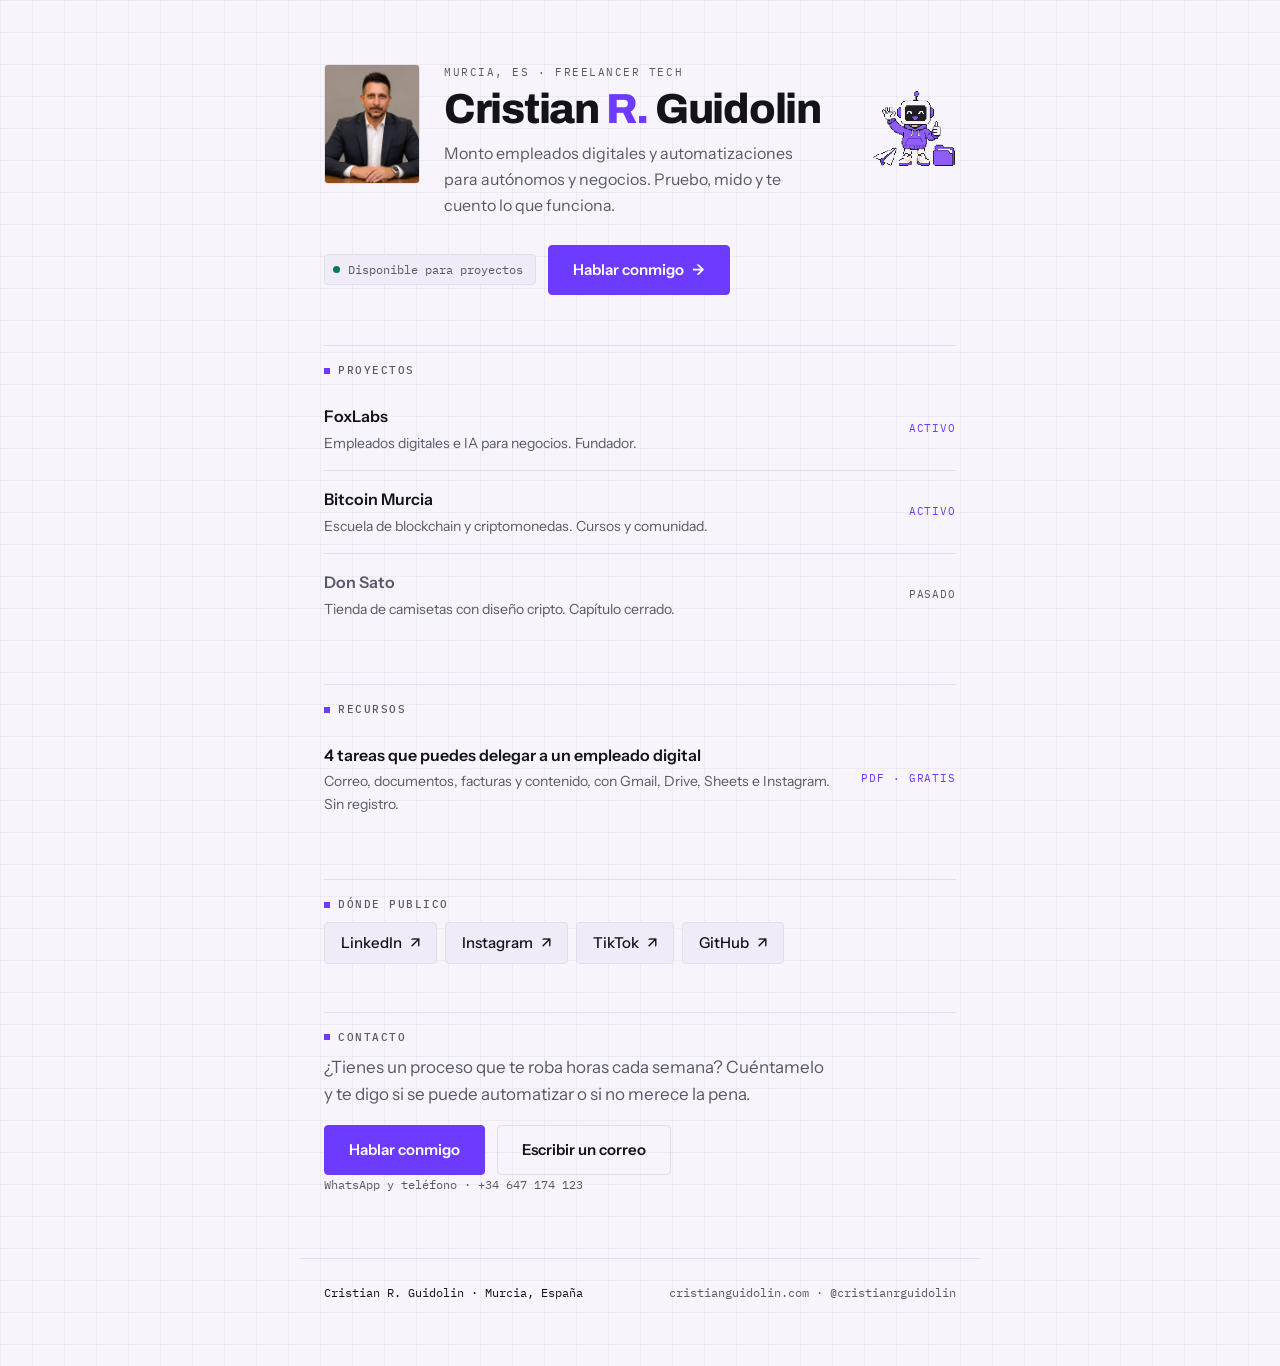
<file: v5-hueso/index.html>
<!DOCTYPE html>
<html lang="es">
<head>
<meta charset="utf-8">
<meta name="viewport" content="width=device-width, initial-scale=1">
<title>Cristian R. Guidolin | Blockchain fue. IA es. Lo que venga, también.</title>
<meta name="description" content="Freelancer tech en Murcia. Monto empleados digitales y automatizaciones para autónomos y negocios. Guías prácticas y pruebas reales, sin humo.">
<meta name="theme-color" content="#F7F5FB">
<meta name="color-scheme" content="light">
<link rel="canonical" href="https://cristianguidolin.com/">
<meta property="og:type" content="profile">
<meta property="og:title" content="Cristian R. Guidolin">
<meta property="og:description" content="Blockchain fue. IA es. Lo que venga, también.">
<meta property="og:locale" content="es_ES">
<meta property="og:url" content="https://cristianguidolin.com/">
<link rel="preconnect" href="https://fonts.googleapis.com">
<link rel="preconnect" href="https://fonts.gstatic.com" crossorigin>
<link href="https://fonts.googleapis.com/css2?family=Archivo:wght@600;700;800&family=IBM+Plex+Mono:wght@400;500&family=Instrument+Sans:wght@400;500;600&display=swap" rel="stylesheet">
<link rel="stylesheet" href="styles.css">
<link rel="icon" href="data:image/svg+xml,<svg xmlns='http://www.w3.org/2000/svg' viewBox='0 0 100 100'><rect width='100' height='100' fill='%23101014'/><text y='72' x='50' text-anchor='middle' font-family='monospace' font-size='56' font-weight='700' fill='%237850FF'>CG</text></svg>">
</head>
<body>
<a class="skip" href="#contenido">Saltar al contenido</a>

<div class="sheet">
  <!-- ── Quién eres ───────────────────────────────────────── -->
  <header class="top">
    <div class="top-id">
      <div class="face"><img src="assets/cristian.webp" alt="Cristian R. Guidolin"></div>
      <div class="top-txt">
        <p class="kicker">Murcia, ES · freelancer tech</p>
        <h1 class="name">Cristian <em>R.</em> Guidolin</h1>
        <p class="top-line">Monto empleados digitales y automatizaciones para autónomos y negocios. Pruebo, mido y te cuento lo que funciona.</p>
      </div>
      <div class="pet" aria-hidden="true"><img src="assets/robot.png" alt=""></div>
    </div>
    <div class="top-acts">
      <p class="chip"><span class="dot" aria-hidden="true"></span> Disponible para proyectos</p>
      <a class="cta" href="https://wa.me/34647174123">Hablar conmigo <span aria-hidden="true">→</span></a>
    </div>
  </header>

  <main id="contenido">
    <!-- ── Proyectos ──────────────────────────────────────── -->
    <section class="blk">
      <span class="blk-h"><i class="px" aria-hidden="true"></i>Proyectos</span>
      <div class="rows">
        <a class="row" href="https://foxlabs.studio">
          <span class="row-t">FoxLabs</span>
          <span class="row-d">Empleados digitales e IA para negocios. Fundador.</span>
          <span class="row-s row-s--now">activo</span>
        </a>
        <a class="row" href="https://bitcoinmurcia.com">
          <span class="row-t">Bitcoin Murcia</span>
          <span class="row-d">Escuela de blockchain y criptomonedas. Cursos y comunidad.</span>
          <span class="row-s row-s--now">activo</span>
        </a>
        <div class="row row--no">
          <span class="row-t">Don Sato</span>
          <span class="row-d">Tienda de camisetas con diseño cripto. Capítulo cerrado.</span>
          <span class="row-s">pasado</span>
        </div>
      </div>
    </section>

    <!-- ── Recursos ───────────────────────────────────────── -->
    <section class="blk">
      <span class="blk-h"><i class="px" aria-hidden="true"></i>Recursos</span>
      <a class="rec" href="https://drive.google.com/file/d/1NsBcFHpH2NjTbA7VaPHIDrOXrqqEoOFl/view?usp=sharing">
        <span class="rec-t">4 tareas que puedes delegar a un empleado digital</span>
        <span class="rec-d">Correo, documentos, facturas y contenido, con Gmail, Drive, Sheets e Instagram. Sin registro.</span>
        <span class="rec-s">PDF · gratis</span>
      </a>
    </section>

    <!-- ── Redes ──────────────────────────────────────────── -->
    <section class="blk">
      <span class="blk-h"><i class="px" aria-hidden="true"></i>Dónde publico</span>
      <div class="social">
        <a href="https://linkedin.com/in/cristianguidolin">LinkedIn <span aria-hidden="true">↗</span></a>
        <a href="https://www.instagram.com/cristianrguidolin/">Instagram <span aria-hidden="true">↗</span></a>
        <a href="https://www.instagram.com/cristianrguidolin/">TikTok <span aria-hidden="true">↗</span></a>
        <a href="https://github.com/F0X17932">GitHub <span aria-hidden="true">↗</span></a>
      </div>
    </section>

    <!-- ── Contacto ───────────────────────────────────────── -->
    <section class="blk contacto">
      <span class="blk-h"><i class="px" aria-hidden="true"></i>Contacto</span>
      <p>¿Tienes un proceso que te roba horas cada semana? Cuéntamelo y te digo si se puede automatizar o si no merece la pena.</p>
      <div class="acts">
        <a class="btn btn--solid" href="https://wa.me/34647174123">Hablar conmigo</a>
        <a class="btn" href="mailto:fox@foxlabs.studio">Escribir un correo</a>
      </div>
      <p class="tel">WhatsApp y teléfono · +34 647 174 123</p>
    </section>
  </main>
</div>

<footer class="foot">
  <p>Cristian R. Guidolin · Murcia, España</p>
  <p class="foot-meta">cristianguidolin.com · @cristianrguidolin</p>
</footer>

<script>
// Un solo gesto: entrada escalonada de cabecera y bloques.
// Progresivo: sin JS o con menos movimiento, la página se ve entera.
(() => {
  const reduce = matchMedia('(prefers-reduced-motion: reduce)').matches;
  if (reduce || !('IntersectionObserver' in window)) return;

  const grupos = [
    [...document.querySelectorAll('.top-id, .top-acts')],
    [...document.querySelectorAll('.blk')]
  ];
  const targets = [];
  grupos.forEach(g => g.forEach((el, i) => {
    el.classList.add('rise');
    el.style.setProperty('--d', Math.min(i, 4));
    targets.push(el);
  }));
  document.documentElement.classList.add('js-reveal');

  const io = new IntersectionObserver(es => es.forEach(e => {
    if (e.isIntersecting) { e.target.classList.add('in'); io.unobserve(e.target); }
  }), { rootMargin: '0px 0px -10% 0px', threshold: 0.05 });
  targets.forEach(t => io.observe(t));
})();
</script>
</body>
</html>
</file>
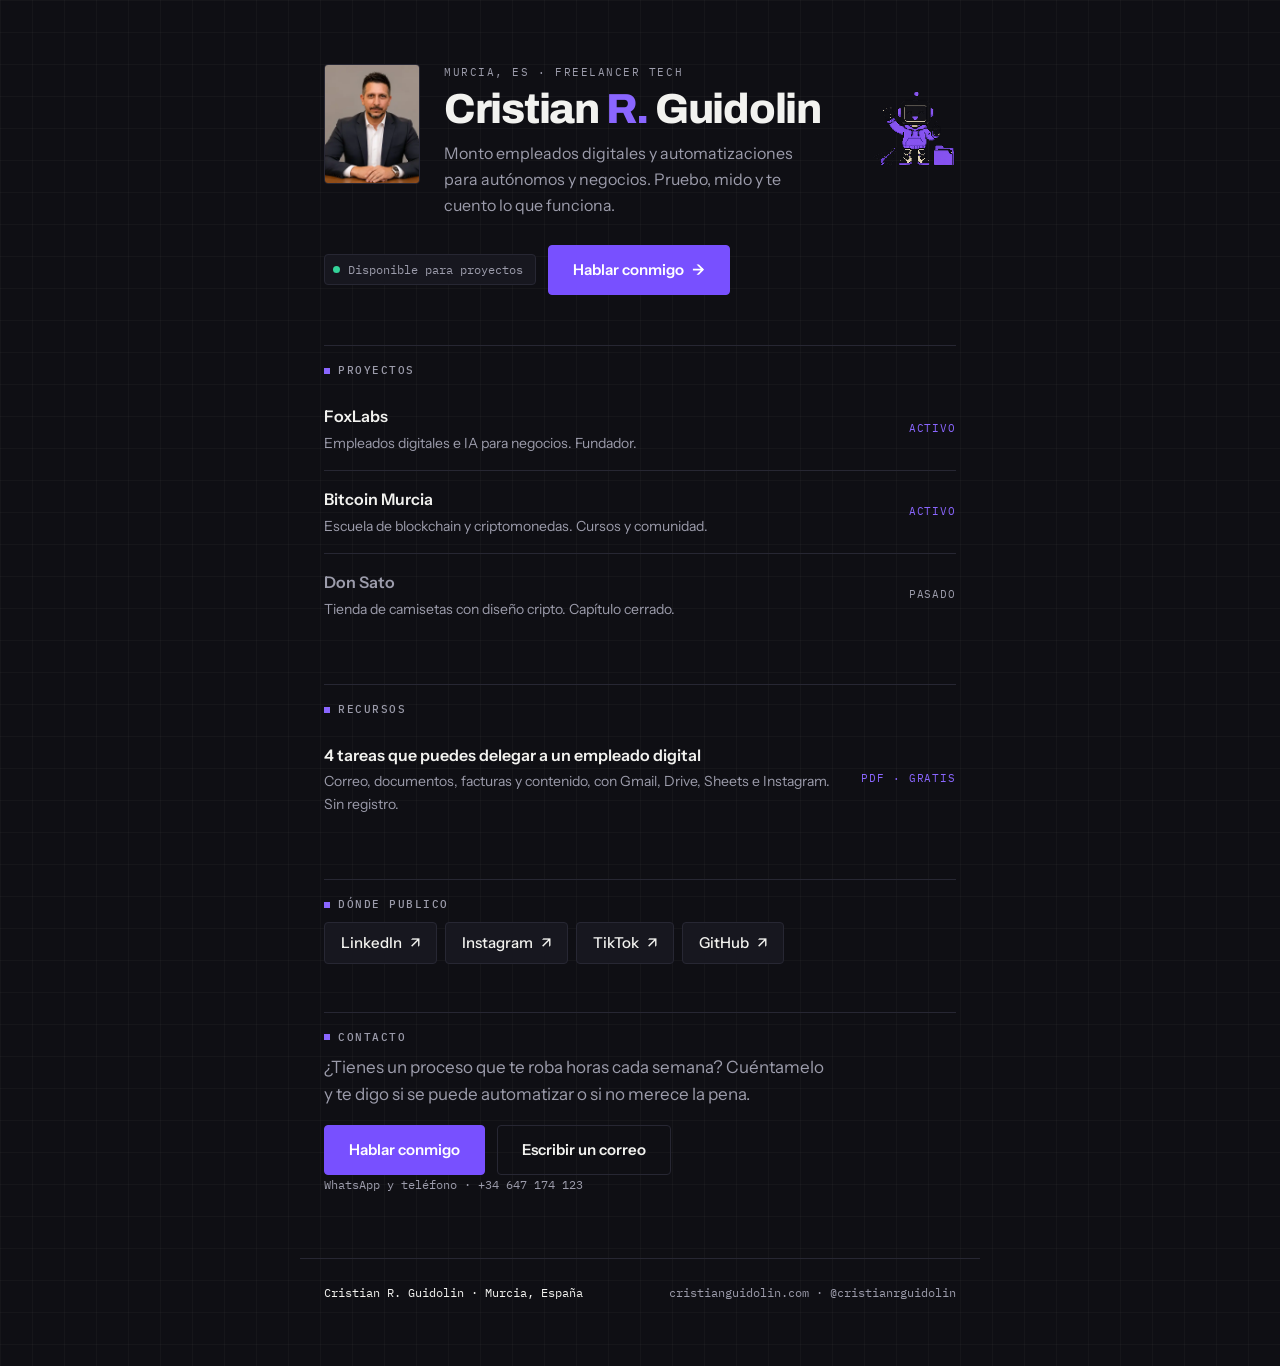
<file: v5-noche/index.html>
<!DOCTYPE html>
<html lang="es">
<head>
<meta charset="utf-8">
<meta name="viewport" content="width=device-width, initial-scale=1">
<title>Cristian R. Guidolin | Blockchain fue. IA es. Lo que venga, también.</title>
<meta name="description" content="Freelancer tech en Murcia. Monto empleados digitales y automatizaciones para autónomos y negocios. Guías prácticas y pruebas reales, sin humo.">
<meta name="theme-color" content="#0F0F14">
<meta name="color-scheme" content="dark">
<link rel="canonical" href="https://cristianguidolin.com/">
<meta property="og:type" content="profile">
<meta property="og:title" content="Cristian R. Guidolin">
<meta property="og:description" content="Blockchain fue. IA es. Lo que venga, también.">
<meta property="og:locale" content="es_ES">
<meta property="og:url" content="https://cristianguidolin.com/">
<link rel="preconnect" href="https://fonts.googleapis.com">
<link rel="preconnect" href="https://fonts.gstatic.com" crossorigin>
<link href="https://fonts.googleapis.com/css2?family=Archivo:wght@600;700;800&family=IBM+Plex+Mono:wght@400;500&family=Instrument+Sans:wght@400;500;600&display=swap" rel="stylesheet">
<link rel="stylesheet" href="styles.css">
<link rel="icon" href="data:image/svg+xml,<svg xmlns='http://www.w3.org/2000/svg' viewBox='0 0 100 100'><rect width='100' height='100' fill='%23101014'/><text y='72' x='50' text-anchor='middle' font-family='monospace' font-size='56' font-weight='700' fill='%237850FF'>CG</text></svg>">
</head>
<body>
<a class="skip" href="#contenido">Saltar al contenido</a>

<div class="sheet">
  <!-- ── Quién eres ───────────────────────────────────────── -->
  <header class="top">
    <div class="top-id">
      <div class="face"><img src="assets/cristian.webp" alt="Cristian R. Guidolin"></div>
      <div class="top-txt">
        <p class="kicker">Murcia, ES · freelancer tech</p>
        <h1 class="name">Cristian <em>R.</em> Guidolin</h1>
        <p class="top-line">Monto empleados digitales y automatizaciones para autónomos y negocios. Pruebo, mido y te cuento lo que funciona.</p>
      </div>
      <div class="pet" aria-hidden="true"><img src="assets/robot.png" alt=""></div>
    </div>
    <div class="top-acts">
      <p class="chip"><span class="dot" aria-hidden="true"></span> Disponible para proyectos</p>
      <a class="cta" href="https://wa.me/34647174123">Hablar conmigo <span aria-hidden="true">→</span></a>
    </div>
  </header>

  <main id="contenido">
    <!-- ── Proyectos ──────────────────────────────────────── -->
    <section class="blk">
      <span class="blk-h"><i class="px" aria-hidden="true"></i>Proyectos</span>
      <div class="rows">
        <a class="row" href="https://foxlabs.studio">
          <span class="row-t">FoxLabs</span>
          <span class="row-d">Empleados digitales e IA para negocios. Fundador.</span>
          <span class="row-s row-s--now">activo</span>
        </a>
        <a class="row" href="https://bitcoinmurcia.com">
          <span class="row-t">Bitcoin Murcia</span>
          <span class="row-d">Escuela de blockchain y criptomonedas. Cursos y comunidad.</span>
          <span class="row-s row-s--now">activo</span>
        </a>
        <div class="row row--no">
          <span class="row-t">Don Sato</span>
          <span class="row-d">Tienda de camisetas con diseño cripto. Capítulo cerrado.</span>
          <span class="row-s">pasado</span>
        </div>
      </div>
    </section>

    <!-- ── Recursos ───────────────────────────────────────── -->
    <section class="blk">
      <span class="blk-h"><i class="px" aria-hidden="true"></i>Recursos</span>
      <a class="rec" href="https://drive.google.com/file/d/1NsBcFHpH2NjTbA7VaPHIDrOXrqqEoOFl/view?usp=sharing">
        <span class="rec-t">4 tareas que puedes delegar a un empleado digital</span>
        <span class="rec-d">Correo, documentos, facturas y contenido, con Gmail, Drive, Sheets e Instagram. Sin registro.</span>
        <span class="rec-s">PDF · gratis</span>
      </a>
    </section>

    <!-- ── Redes ──────────────────────────────────────────── -->
    <section class="blk">
      <span class="blk-h"><i class="px" aria-hidden="true"></i>Dónde publico</span>
      <div class="social">
        <a href="https://linkedin.com/in/cristianguidolin">LinkedIn <span aria-hidden="true">↗</span></a>
        <a href="https://www.instagram.com/cristianrguidolin/">Instagram <span aria-hidden="true">↗</span></a>
        <a href="https://www.instagram.com/cristianrguidolin/">TikTok <span aria-hidden="true">↗</span></a>
        <a href="https://github.com/F0X17932">GitHub <span aria-hidden="true">↗</span></a>
      </div>
    </section>

    <!-- ── Contacto ───────────────────────────────────────── -->
    <section class="blk contacto">
      <span class="blk-h"><i class="px" aria-hidden="true"></i>Contacto</span>
      <p>¿Tienes un proceso que te roba horas cada semana? Cuéntamelo y te digo si se puede automatizar o si no merece la pena.</p>
      <div class="acts">
        <a class="btn btn--solid" href="https://wa.me/34647174123">Hablar conmigo</a>
        <a class="btn" href="mailto:fox@foxlabs.studio">Escribir un correo</a>
      </div>
      <p class="tel">WhatsApp y teléfono · +34 647 174 123</p>
    </section>
  </main>
</div>

<footer class="foot">
  <p>Cristian R. Guidolin · Murcia, España</p>
  <p class="foot-meta">cristianguidolin.com · @cristianrguidolin</p>
</footer>

<script>
// Un solo gesto: entrada escalonada de cabecera y bloques.
// Progresivo: sin JS o con menos movimiento, la página se ve entera.
(() => {
  const reduce = matchMedia('(prefers-reduced-motion: reduce)').matches;
  if (reduce || !('IntersectionObserver' in window)) return;

  const grupos = [
    [...document.querySelectorAll('.top-id, .top-acts')],
    [...document.querySelectorAll('.blk')]
  ];
  const targets = [];
  grupos.forEach(g => g.forEach((el, i) => {
    el.classList.add('rise');
    el.style.setProperty('--d', Math.min(i, 4));
    targets.push(el);
  }));
  document.documentElement.classList.add('js-reveal');

  const io = new IntersectionObserver(es => es.forEach(e => {
    if (e.isIntersecting) { e.target.classList.add('in'); io.unobserve(e.target); }
  }), { rootMargin: '0px 0px -10% 0px', threshold: 0.05 });
  targets.forEach(t => io.observe(t));
})();
</script>
</body>
</html>
</file>
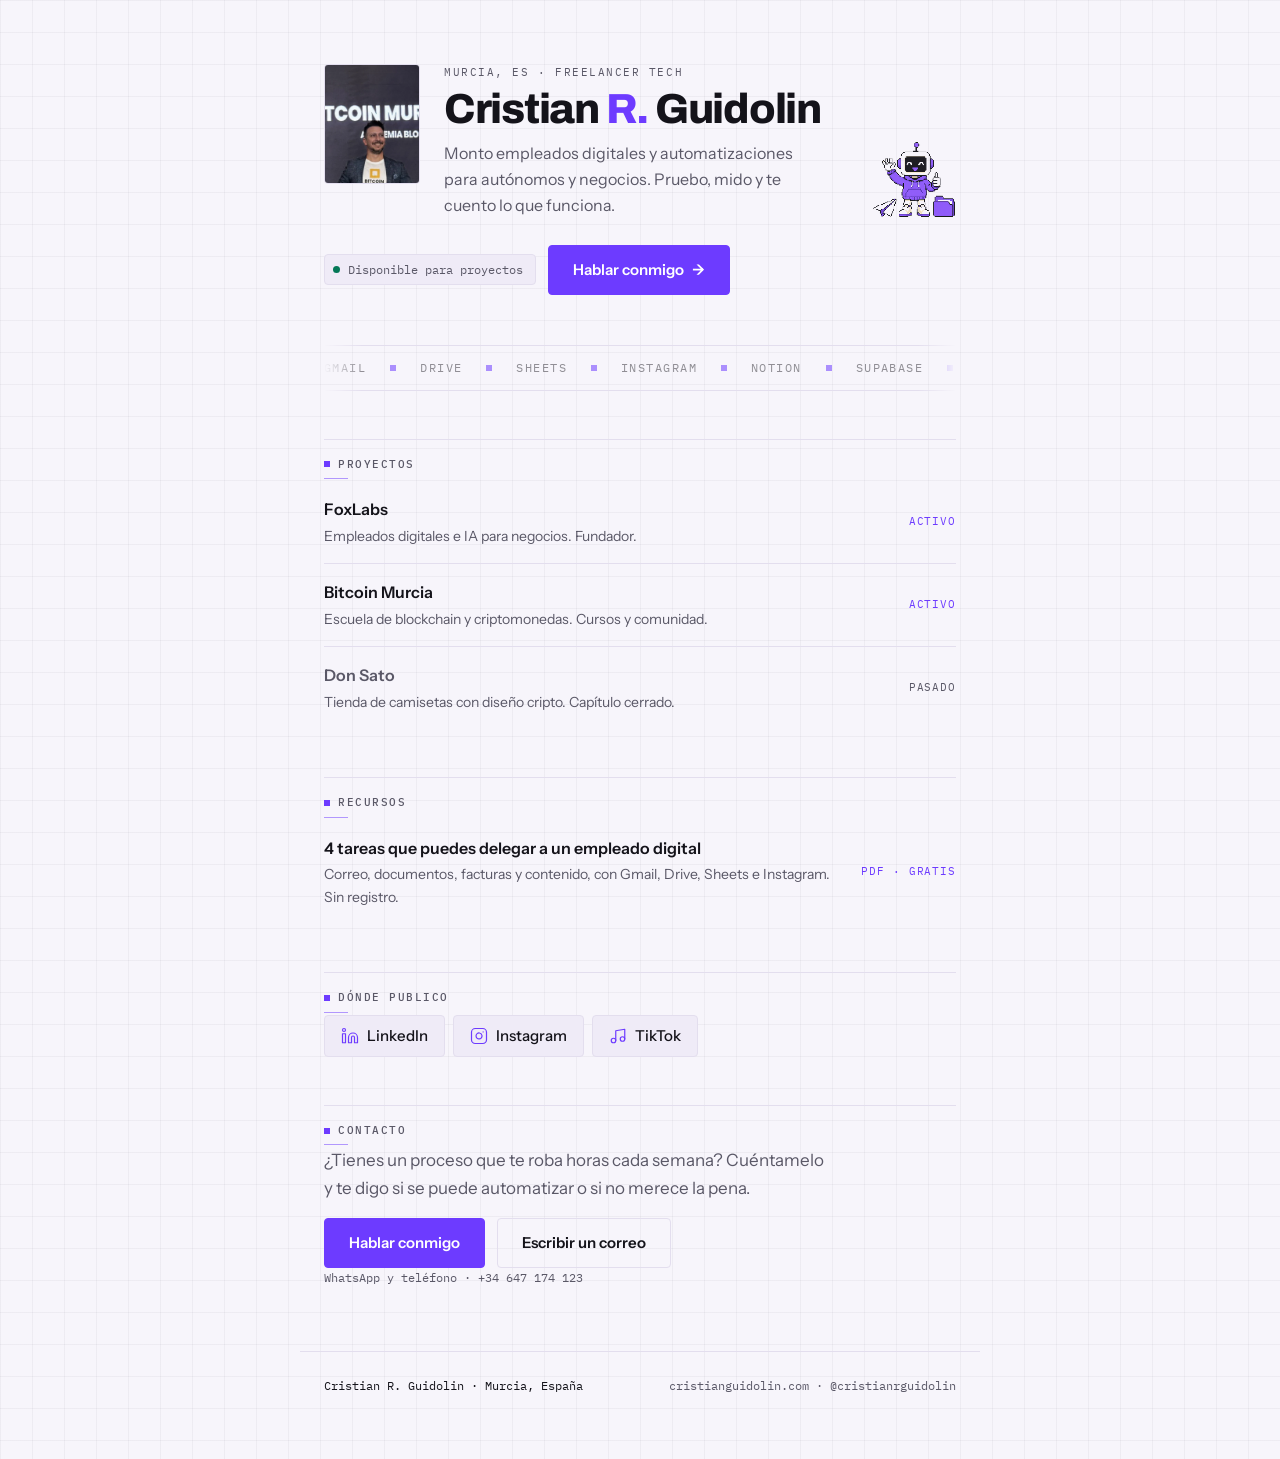
<file: v6-hueso/index.html>
<!DOCTYPE html>
<html lang="es">
<head>
<meta charset="utf-8">
<meta name="viewport" content="width=device-width, initial-scale=1">
<title>Cristian R. Guidolin | Blockchain fue. IA es. Lo que venga, también.</title>
<meta name="description" content="Freelancer tech en Murcia. Monto empleados digitales y automatizaciones para autónomos y negocios. Guías prácticas y pruebas reales, sin humo.">
<meta name="theme-color" content="#F7F5FB">
<meta name="color-scheme" content="light">
<link rel="canonical" href="https://cristianguidolin.com/">
<meta property="og:type" content="profile">
<meta property="og:title" content="Cristian R. Guidolin">
<meta property="og:description" content="Blockchain fue. IA es. Lo que venga, también.">
<meta property="og:locale" content="es_ES">
<meta property="og:url" content="https://cristianguidolin.com/">
<link rel="preconnect" href="https://fonts.googleapis.com">
<link rel="preconnect" href="https://fonts.gstatic.com" crossorigin>
<link href="https://fonts.googleapis.com/css2?family=Archivo:wght@600;700;800&family=IBM+Plex+Mono:wght@400;500&family=Instrument+Sans:wght@400;500;600&display=swap" rel="stylesheet">
<link rel="stylesheet" href="styles.css">
<link rel="icon" href="data:image/svg+xml,<svg xmlns='http://www.w3.org/2000/svg' viewBox='0 0 100 100'><rect width='100' height='100' fill='%23101014'/><text y='72' x='50' text-anchor='middle' font-family='monospace' font-size='56' font-weight='700' fill='%237850FF'>CG</text></svg>">
</head>
<body>
<a class="skip" href="#contenido">Saltar al contenido</a>

<div class="sheet">
  <!-- ── Quién eres ───────────────────────────────────────── -->
  <header class="top">
    <div class="top-id">
      <div class="face"><img src="assets/cristian.webp" alt="Cristian R. Guidolin"></div>
      <div class="top-txt">
        <p class="kicker">Murcia, ES · freelancer tech</p>
        <h1 class="name">Cristian <em>R.</em> Guidolin</h1>
        <p class="top-line">Monto empleados digitales y automatizaciones para autónomos y negocios. Pruebo, mido y te cuento lo que funciona.</p>
      </div>
      <div class="pet" aria-hidden="true"><img src="assets/robot.png" alt=""></div>
    </div>
    <div class="top-acts">
      <p class="chip"><span class="dot" aria-hidden="true"></span> Disponible para proyectos</p>
      <a class="cta" href="https://wa.me/34647174123">Hablar conmigo <span aria-hidden="true">→</span></a>
    </div>
  </header>

  <!-- ── Cinta: lo que uso a diario. Se mueve despacio, sin ruido ── -->
  <div class="cinta" aria-hidden="true">
    <div class="cinta-track">
      <span>Gmail</span><i class="px"></i><span>Drive</span><i class="px"></i><span>Sheets</span><i class="px"></i>
      <span>Instagram</span><i class="px"></i><span>Notion</span><i class="px"></i><span>Supabase</span><i class="px"></i>
      <span>Hermes</span><i class="px"></i><span>Composio</span><i class="px"></i>
      <span>Gmail</span><i class="px"></i><span>Drive</span><i class="px"></i><span>Sheets</span><i class="px"></i>
      <span>Instagram</span><i class="px"></i><span>Notion</span><i class="px"></i><span>Supabase</span><i class="px"></i>
      <span>Hermes</span><i class="px"></i><span>Composio</span><i class="px"></i>
    </div>
  </div>


  <main id="contenido">
    <!-- ── Proyectos ──────────────────────────────────────── -->
    <section class="blk">
      <span class="blk-h"><i class="px" aria-hidden="true"></i>Proyectos</span>
      <div class="rows">
        <a class="row" href="https://foxlabs.studio">
          <span class="row-t">FoxLabs</span>
          <span class="row-d">Empleados digitales e IA para negocios. Fundador.</span>
          <span class="row-s row-s--now">activo</span>
        </a>
        <a class="row" href="https://bitcoinmurcia.com">
          <span class="row-t">Bitcoin Murcia</span>
          <span class="row-d">Escuela de blockchain y criptomonedas. Cursos y comunidad.</span>
          <span class="row-s row-s--now">activo</span>
        </a>
        <div class="row row--no">
          <span class="row-t">Don Sato</span>
          <span class="row-d">Tienda de camisetas con diseño cripto. Capítulo cerrado.</span>
          <span class="row-s">pasado</span>
        </div>
      </div>
    </section>

    <!-- ── Recursos ───────────────────────────────────────── -->
    <section class="blk">
      <span class="blk-h"><i class="px" aria-hidden="true"></i>Recursos</span>
      <a class="rec" href="https://drive.google.com/file/d/1NsBcFHpH2NjTbA7VaPHIDrOXrqqEoOFl/view?usp=sharing">
        <span class="rec-t">4 tareas que puedes delegar a un empleado digital</span>
        <span class="rec-d">Correo, documentos, facturas y contenido, con Gmail, Drive, Sheets e Instagram. Sin registro.</span>
        <span class="rec-s">PDF · gratis</span>
      </a>
    </section>

    <!-- ── Redes ──────────────────────────────────────────── -->
    <section class="blk">
      <span class="blk-h"><i class="px" aria-hidden="true"></i>Dónde publico</span>
      <div class="social">
        <a href="https://linkedin.com/in/cristianguidolin">
          <svg viewBox="0 0 24 24" fill="none" stroke="currentColor" stroke-width="1.6" stroke-linecap="round" stroke-linejoin="round" aria-hidden="true"><path d="M16 8a6 6 0 0 1 6 6v7h-4v-7a2 2 0 0 0-2-2 2 2 0 0 0-2 2v7h-4v-7a6 6 0 0 1 6-6z"/><rect x="2" y="9" width="4" height="12"/><circle cx="4" cy="4" r="2"/></svg>
          LinkedIn
        </a>
        <a href="https://www.instagram.com/cristianrguidolin/">
          <svg viewBox="0 0 24 24" fill="none" stroke="currentColor" stroke-width="1.6" stroke-linecap="round" stroke-linejoin="round" aria-hidden="true"><rect x="2" y="2" width="20" height="20" rx="5"/><path d="M16 11.37A4 4 0 1 1 12.63 8 4 4 0 0 1 16 11.37z"/><line x1="17.5" y1="6.5" x2="17.51" y2="6.5"/></svg>
          Instagram
        </a>
        <a href="https://www.instagram.com/cristianrguidolin/">
          <svg viewBox="0 0 24 24" fill="none" stroke="currentColor" stroke-width="1.6" stroke-linecap="round" stroke-linejoin="round" aria-hidden="true"><path d="M9 18V5l12-2v13"/><circle cx="6" cy="18" r="3"/><circle cx="18" cy="16" r="3"/></svg>
          TikTok
        </a>
      </div>
    </section>

    <!-- ── Contacto ───────────────────────────────────────── -->
    <section class="blk contacto">
      <span class="blk-h"><i class="px" aria-hidden="true"></i>Contacto</span>
      <p>¿Tienes un proceso que te roba horas cada semana? Cuéntamelo y te digo si se puede automatizar o si no merece la pena.</p>
      <div class="acts">
        <a class="btn btn--solid" href="https://wa.me/34647174123">Hablar conmigo</a>
        <a class="btn" href="mailto:fox@foxlabs.studio">Escribir un correo</a>
      </div>
      <p class="tel">WhatsApp y teléfono · +34 647 174 123</p>
    </section>
  </main>
</div>

<footer class="foot">
  <p>Cristian R. Guidolin · Murcia, España</p>
  <p class="foot-meta">cristianguidolin.com · @cristianrguidolin</p>
</footer>

<script>
// Un solo gesto: entrada escalonada de cabecera y bloques.
// Progresivo: sin JS o con menos movimiento, la página se ve entera.
(() => {
  const reduce = matchMedia('(prefers-reduced-motion: reduce)').matches;
  if (reduce || !('IntersectionObserver' in window)) return;

  const grupos = [
    [...document.querySelectorAll('.top-id, .top-acts')],
    [...document.querySelectorAll('.blk')]
  ];
  const targets = [];
  grupos.forEach(g => g.forEach((el, i) => {
    el.classList.add('rise');
    el.style.setProperty('--d', Math.min(i, 4));
    targets.push(el);
  }));
  document.documentElement.classList.add('js-reveal');

  const io = new IntersectionObserver(es => es.forEach(e => {
    if (e.isIntersecting) { e.target.classList.add('in'); io.unobserve(e.target); }
  }), { rootMargin: '0px 0px -10% 0px', threshold: 0.05 });
  targets.forEach(t => io.observe(t));
})();
</script>
</body>
</html>
</file>
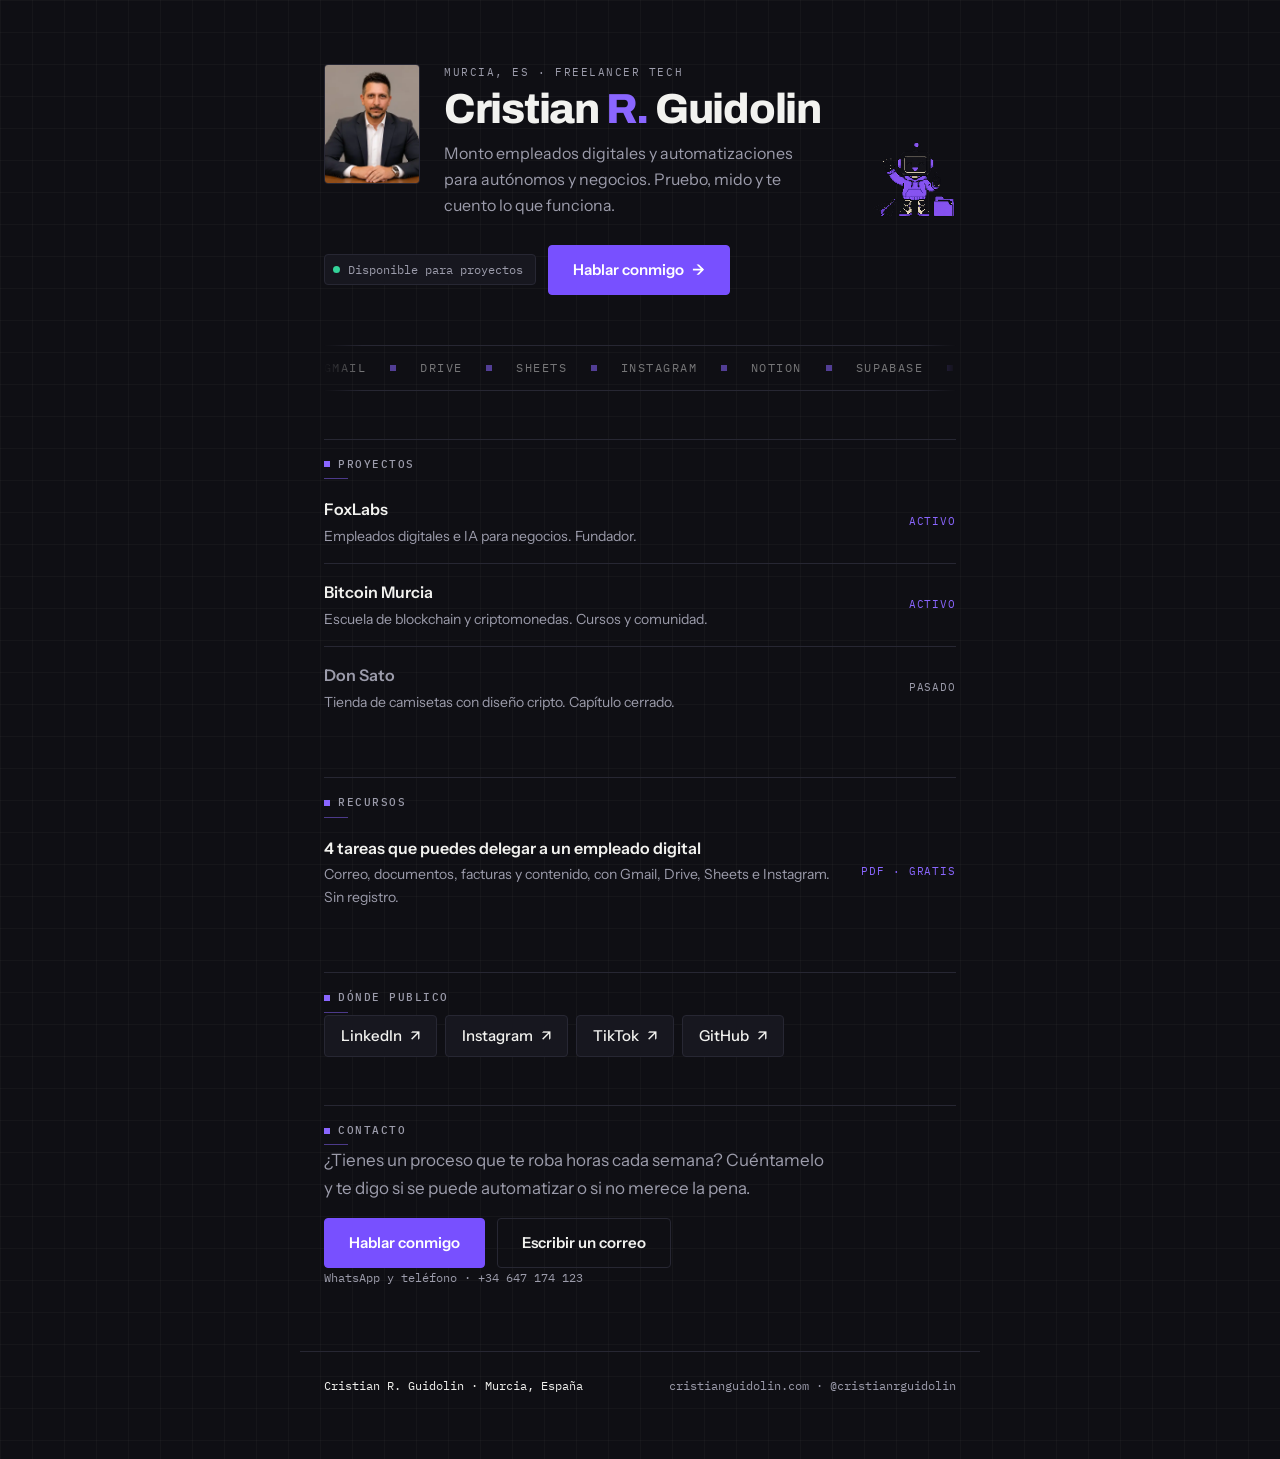
<file: v6-noche/index.html>
<!DOCTYPE html>
<html lang="es">
<head>
<meta charset="utf-8">
<meta name="viewport" content="width=device-width, initial-scale=1">
<title>Cristian R. Guidolin | Blockchain fue. IA es. Lo que venga, también.</title>
<meta name="description" content="Freelancer tech en Murcia. Monto empleados digitales y automatizaciones para autónomos y negocios. Guías prácticas y pruebas reales, sin humo.">
<meta name="theme-color" content="#0F0F14">
<meta name="color-scheme" content="dark">
<link rel="canonical" href="https://cristianguidolin.com/">
<meta property="og:type" content="profile">
<meta property="og:title" content="Cristian R. Guidolin">
<meta property="og:description" content="Blockchain fue. IA es. Lo que venga, también.">
<meta property="og:locale" content="es_ES">
<meta property="og:url" content="https://cristianguidolin.com/">
<link rel="preconnect" href="https://fonts.googleapis.com">
<link rel="preconnect" href="https://fonts.gstatic.com" crossorigin>
<link href="https://fonts.googleapis.com/css2?family=Archivo:wght@600;700;800&family=IBM+Plex+Mono:wght@400;500&family=Instrument+Sans:wght@400;500;600&display=swap" rel="stylesheet">
<link rel="stylesheet" href="styles.css">
<link rel="icon" href="data:image/svg+xml,<svg xmlns='http://www.w3.org/2000/svg' viewBox='0 0 100 100'><rect width='100' height='100' fill='%23101014'/><text y='72' x='50' text-anchor='middle' font-family='monospace' font-size='56' font-weight='700' fill='%237850FF'>CG</text></svg>">
</head>
<body>
<a class="skip" href="#contenido">Saltar al contenido</a>

<div class="sheet">
  <!-- ── Quién eres ───────────────────────────────────────── -->
  <header class="top">
    <div class="top-id">
      <div class="face"><img src="assets/cristian.webp" alt="Cristian R. Guidolin"></div>
      <div class="top-txt">
        <p class="kicker">Murcia, ES · freelancer tech</p>
        <h1 class="name">Cristian <em>R.</em> Guidolin</h1>
        <p class="top-line">Monto empleados digitales y automatizaciones para autónomos y negocios. Pruebo, mido y te cuento lo que funciona.</p>
      </div>
      <div class="pet" aria-hidden="true"><img src="assets/robot.png" alt=""></div>
    </div>
    <div class="top-acts">
      <p class="chip"><span class="dot" aria-hidden="true"></span> Disponible para proyectos</p>
      <a class="cta" href="https://wa.me/34647174123">Hablar conmigo <span aria-hidden="true">→</span></a>
    </div>
  </header>

  <!-- ── Cinta: lo que uso a diario. Se mueve despacio, sin ruido ── -->
  <div class="cinta" aria-hidden="true">
    <div class="cinta-track">
      <span>Gmail</span><i class="px"></i><span>Drive</span><i class="px"></i><span>Sheets</span><i class="px"></i>
      <span>Instagram</span><i class="px"></i><span>Notion</span><i class="px"></i><span>Supabase</span><i class="px"></i>
      <span>Hermes</span><i class="px"></i><span>Composio</span><i class="px"></i>
      <span>Gmail</span><i class="px"></i><span>Drive</span><i class="px"></i><span>Sheets</span><i class="px"></i>
      <span>Instagram</span><i class="px"></i><span>Notion</span><i class="px"></i><span>Supabase</span><i class="px"></i>
      <span>Hermes</span><i class="px"></i><span>Composio</span><i class="px"></i>
    </div>
  </div>


  <main id="contenido">
    <!-- ── Proyectos ──────────────────────────────────────── -->
    <section class="blk">
      <span class="blk-h"><i class="px" aria-hidden="true"></i>Proyectos</span>
      <div class="rows">
        <a class="row" href="https://foxlabs.studio">
          <span class="row-t">FoxLabs</span>
          <span class="row-d">Empleados digitales e IA para negocios. Fundador.</span>
          <span class="row-s row-s--now">activo</span>
        </a>
        <a class="row" href="https://bitcoinmurcia.com">
          <span class="row-t">Bitcoin Murcia</span>
          <span class="row-d">Escuela de blockchain y criptomonedas. Cursos y comunidad.</span>
          <span class="row-s row-s--now">activo</span>
        </a>
        <div class="row row--no">
          <span class="row-t">Don Sato</span>
          <span class="row-d">Tienda de camisetas con diseño cripto. Capítulo cerrado.</span>
          <span class="row-s">pasado</span>
        </div>
      </div>
    </section>

    <!-- ── Recursos ───────────────────────────────────────── -->
    <section class="blk">
      <span class="blk-h"><i class="px" aria-hidden="true"></i>Recursos</span>
      <a class="rec" href="https://drive.google.com/file/d/1NsBcFHpH2NjTbA7VaPHIDrOXrqqEoOFl/view?usp=sharing">
        <span class="rec-t">4 tareas que puedes delegar a un empleado digital</span>
        <span class="rec-d">Correo, documentos, facturas y contenido, con Gmail, Drive, Sheets e Instagram. Sin registro.</span>
        <span class="rec-s">PDF · gratis</span>
      </a>
    </section>

    <!-- ── Redes ──────────────────────────────────────────── -->
    <section class="blk">
      <span class="blk-h"><i class="px" aria-hidden="true"></i>Dónde publico</span>
      <div class="social">
        <a href="https://linkedin.com/in/cristianguidolin">LinkedIn <span aria-hidden="true">↗</span></a>
        <a href="https://www.instagram.com/cristianrguidolin/">Instagram <span aria-hidden="true">↗</span></a>
        <a href="https://www.instagram.com/cristianrguidolin/">TikTok <span aria-hidden="true">↗</span></a>
        <a href="https://github.com/F0X17932">GitHub <span aria-hidden="true">↗</span></a>
      </div>
    </section>

    <!-- ── Contacto ───────────────────────────────────────── -->
    <section class="blk contacto">
      <span class="blk-h"><i class="px" aria-hidden="true"></i>Contacto</span>
      <p>¿Tienes un proceso que te roba horas cada semana? Cuéntamelo y te digo si se puede automatizar o si no merece la pena.</p>
      <div class="acts">
        <a class="btn btn--solid" href="https://wa.me/34647174123">Hablar conmigo</a>
        <a class="btn" href="mailto:fox@foxlabs.studio">Escribir un correo</a>
      </div>
      <p class="tel">WhatsApp y teléfono · +34 647 174 123</p>
    </section>
  </main>
</div>

<footer class="foot">
  <p>Cristian R. Guidolin · Murcia, España</p>
  <p class="foot-meta">cristianguidolin.com · @cristianrguidolin</p>
</footer>

<script>
// Un solo gesto: entrada escalonada de cabecera y bloques.
// Progresivo: sin JS o con menos movimiento, la página se ve entera.
(() => {
  const reduce = matchMedia('(prefers-reduced-motion: reduce)').matches;
  if (reduce || !('IntersectionObserver' in window)) return;

  const grupos = [
    [...document.querySelectorAll('.top-id, .top-acts')],
    [...document.querySelectorAll('.blk')]
  ];
  const targets = [];
  grupos.forEach(g => g.forEach((el, i) => {
    el.classList.add('rise');
    el.style.setProperty('--d', Math.min(i, 4));
    targets.push(el);
  }));
  document.documentElement.classList.add('js-reveal');

  const io = new IntersectionObserver(es => es.forEach(e => {
    if (e.isIntersecting) { e.target.classList.add('in'); io.unobserve(e.target); }
  }), { rootMargin: '0px 0px -10% 0px', threshold: 0.05 });
  targets.forEach(t => io.observe(t));
})();
</script>
</body>
</html>
</file>
<file: styles.css>
/* ─────────────────────────────────────────────────────────────
   Cristian R. Guidolin · piel HUESO · banco de trabajo
   Una columna. Blanco frío con lavado lila, un acento violeta apagado
   y el robot pixel como firma. Nada del crema verdoso de otras webs.
   ───────────────────────────────────────────────────────────── */

:root {
  --fondo:   #F7F5FB;
  --fondo-2: #EFEBF7;
  --tinta:   #14131A;
  --suave:   #5A5867;
  --linea:   #E3DEEE;
  --acc:     #7850ff;
  --acc-2:   #7850ff;
  --verde:   #047857;

  --display: "Archivo", "Arial Narrow", system-ui, sans-serif;
  --sans: "Instrument Sans", system-ui, -apple-system, "Helvetica Neue", Arial, sans-serif;
  --mono: "IBM Plex Mono", ui-monospace, SFMono-Regular, Menlo, monospace;

  --r-sm: 4px; --r-md: 6px;
  --ease: cubic-bezier(0.22, 1, 0.36, 1);

  --s1: 4px; --s2: 8px; --s3: 12px; --s4: 16px;
  --s5: 24px; --s6: 32px; --s7: 48px; --s8: 64px; --s9: 96px;

  /* Rejilla de 1px, muy tenue: da textura técnica sin ruido */
  --grid: linear-gradient(rgba(20,19,26,.04) 1px, transparent 1px),
          linear-gradient(90deg, rgba(20,19,26,.04) 1px, transparent 1px);
}

*, *::before, *::after { box-sizing: border-box; }
html { -webkit-text-size-adjust: 100%; }

body {
  margin: 0;
  background-color: var(--fondo);
  background-image: var(--grid);
  background-size: 32px 32px;
  color: var(--tinta);
  font-family: var(--sans);
  font-size: clamp(1rem, .96rem + .2vw, 1.0625rem);
  line-height: 1.6;
  -webkit-font-smoothing: antialiased;
}

a { color: inherit; text-decoration: none; }
:focus-visible { outline: 2px solid var(--acc); outline-offset: 3px; border-radius: var(--r-sm); }

.skip {
  position: absolute; left: -9999px; top: 0;
  background: var(--acc); color: #fff;
  padding: var(--s3) var(--s4); z-index: 10;
  font-family: var(--mono); font-size: .8125rem;
}
.skip:focus { left: var(--s4); top: var(--s4); }

.sheet {
  max-width: 680px;
  margin: 0 auto;
  padding: var(--s8) var(--s5) var(--s7);
}

/* ── Cabecera ────────────────────────────────────────────────── */

.top { display: grid; gap: var(--s5); margin-bottom: var(--s7); }

.top-id {
  display: grid;
  grid-template-columns: 120px 1fr;
  gap: var(--s5);
  align-items: start;
}

.face-wrap { position: relative; width: 120px; }
.face {
  width: 120px; height: 150px;
  border: 1px solid var(--linea); border-radius: var(--r-sm);
  overflow: hidden; background: var(--fondo-2);
}
.face img { width: 100%; height: 100%; object-fit: cover; display: block; }

/* El robot pixel: firma de la casa, pequeño y alineado con el nombre */
.pet { position: absolute; right: -26px; bottom: -14px; width: 58px; z-index: 2; pointer-events: none; }
.pet img { width: 100%; height: auto; display: block; image-rendering: pixelated; }

.kicker {
  margin: 0 0 var(--s2);
  font-family: var(--mono); font-size: .6875rem;
  letter-spacing: .14em; text-transform: uppercase; color: var(--suave);
}

.name {
  margin: 0 0 var(--s3);
  font-family: var(--display); font-weight: 800;
  font-size: clamp(1.875rem, 7vw, 2.625rem);
  line-height: .95; letter-spacing: -0.03em;
}
.name em { font-style: normal; color: inherit; }

.top-line { margin: 0; font-size: 1rem; color: var(--suave); text-wrap: pretty; max-width: 32ch; }

.top-acts { display: flex; flex-wrap: wrap; align-items: center; gap: var(--s3); }

.chip {
  display: inline-flex; align-items: center; gap: var(--s2);
  padding: 5px var(--s3) 5px var(--s2);
  border: 1px solid var(--linea); border-radius: var(--r-sm);
  background: var(--fondo-2);
  font-family: var(--mono); font-size: .75rem; color: var(--suave);
}
.dot { width: 7px; height: 7px; border-radius: 50%; background: var(--verde); }

.cta {
  display: inline-flex; align-items: center; gap: var(--s2);
  padding: var(--s3) var(--s5);
  border: 1.5px solid var(--acc-2); border-radius: var(--r-sm);
  background: var(--acc-2); color: #fff;
  font-weight: 600; font-size: .9375rem;
}
.cta span[aria-hidden] { color: #fff; }

/* ── Bloques ─────────────────────────────────────────────────── */

.blk { border-top: 1px solid var(--linea); padding-top: var(--s4); margin-bottom: var(--s7); }
.blk:last-of-type { margin-bottom: 0; }

.blk-h {
  display: flex; align-items: center; gap: var(--s2);
  margin-bottom: var(--s2);
  font-family: var(--mono); font-size: .6875rem; font-weight: 500;
  letter-spacing: .14em; text-transform: uppercase; color: var(--suave);
  font-style: normal;
}
.px {                     /* cuadradito pixel: el guiño, sin gritar */
  width: 6px; height: 6px; background: var(--acc); display: inline-block;
  flex: 0 0 auto;
}

.rows { display: flex; flex-direction: column; }

.row {
  display: grid; grid-template-columns: 1fr auto;
  gap: 2px var(--s4);
  padding: var(--s4) 0;
  border-bottom: 1px solid var(--linea);
}
.rows > .row:last-child { border-bottom: 0; }
.row-t { font-weight: 600; font-size: 1rem; }
.row-d { grid-column: 1; color: var(--suave); font-size: .875rem; text-wrap: pretty; }
.row-s {
  grid-column: 2; grid-row: 1 / span 2; align-self: center;
  font-family: var(--mono); font-size: .6875rem;
  letter-spacing: .08em; text-transform: uppercase; color: var(--suave);
  white-space: nowrap;
}
.row-s--now { color: var(--acc); }
.row--no { pointer-events: none; }
.row--no .row-t, .row--no .row-d, .row--no .row-s { color: var(--suave); }

.rec { display: grid; grid-template-columns: 1fr auto; gap: 2px var(--s4); padding: var(--s4) 0; }
.rec-t { font-weight: 600; font-size: 1rem; }
.rec-d { grid-column: 1; color: var(--suave); font-size: .875rem; text-wrap: pretty; }
.rec-s {
  grid-column: 2; grid-row: 1 / span 2; align-self: center;
  font-family: var(--mono); font-size: .6875rem;
  letter-spacing: .08em; text-transform: uppercase; color: var(--acc);
  white-space: nowrap;
}

.social { display: flex; flex-wrap: wrap; gap: var(--s2); }
.social a svg { width: 18px; height: 18px; flex: 0 0 auto; color: var(--acc); }
.social a {
  display: inline-flex; align-items: center; gap: var(--s2);
  padding: var(--s2) var(--s4);
  border: 1px solid var(--linea); border-radius: var(--r-sm);
  background: var(--fondo-2);
  font-size: .9375rem; font-weight: 500;
  color: var(--tinta);
}

.contacto p { margin: 0 0 var(--s4); color: var(--suave); max-width: 46ch; text-wrap: pretty; }
.acts { display: flex; flex-wrap: wrap; gap: var(--s3); }
.btn {
  display: inline-block; padding: var(--s3) var(--s5);
  border: 1px solid var(--linea); border-radius: var(--r-sm);
  font-weight: 600; font-size: .9375rem; color: var(--tinta);
}
.btn--solid { background: var(--acc-2); border-color: var(--acc-2); color: #fff; }
.tel { margin: var(--s4) 0 0; font-family: var(--mono); font-size: .75rem; color: var(--suave); }

/* ── Pie ─────────────────────────────────────────────────────── */

.foot {
  max-width: 680px; margin: 0 auto;
  padding: var(--s5) var(--s5) var(--s8);
  border-top: 1px solid var(--linea);
  display: flex; flex-wrap: wrap; justify-content: space-between; gap: var(--s2);
}
.foot p { margin: 0; font-family: var(--mono); font-size: .75rem; }
.foot .foot-meta { color: var(--suave); }

/* ── Hover ───────────────────────────────────────────────────── */

@media (hover: hover) {
  .row-t, .rec-t { transition: color .18s var(--ease); }
  a.row:hover .row-t, a.rec:hover .rec-t { color: var(--acc); }
  .social a, .btn, .cta { transition: border-color .18s var(--ease), color .18s var(--ease), background-color .18s var(--ease); }
  .social a:hover { border-color: var(--acc); color: var(--acc); }
  .btn:hover { border-color: var(--acc); color: var(--acc); }
  .btn--solid:hover, .cta:hover { background: var(--acc); border-color: var(--acc); color: #fff; }
}

/* ── Entrada escalonada ──────────────────────────────────────── */

.js-reveal .rise { opacity: 0; transform: translateY(14px); }
.js-reveal .rise.in {
  opacity: 1; transform: none;
  transition: opacity .55s var(--ease), transform .55s var(--ease);
  transition-delay: calc(var(--d, 0) * 70ms);
}

@media (max-width: 560px) {
  .sheet { padding-top: var(--s7); }
  .top-id { grid-template-columns: 96px 1fr; gap: var(--s4) var(--s5); align-items: end; }
  .top-txt { display: contents; }
  .face-wrap { grid-row: 1 / span 2; width: 96px; align-self: start; }
  .face { width: 96px; height: 120px; }
  .pet { width: 48px; right: -20px; bottom: -12px; }
  .kicker { grid-column: 2; grid-row: 1; align-self: end; margin: 0; }
  .kicker span { display: block; }
  .name { grid-column: 2; grid-row: 2; align-self: start; margin: 0; font-size: 2rem; }
  .top-line { grid-column: 1 / -1; max-width: none; margin-top: var(--s4); }
  .top-acts { display: grid; grid-template-columns: 1fr; gap: var(--s3); }
  .chip { justify-self: start; }
  .cta { justify-content: center; padding: var(--s4) var(--s5); }
}

@media (prefers-reduced-motion: reduce) {
  .js-reveal .rise, .js-reveal .rise.in { opacity: 1; transform: none; }
  * { transition: none !important; animation: none !important; }
}

/* ── Salsa: movimiento sutil y continuo ───────────────────────
   Cuatro gestos en bucle, todos lentos y de baja amplitud. La página
   se siente viva sin que nada salte a la vista. Se apagan todos con
   prefers-reduced-motion.                                            */

/* 1 · La rejilla del fondo se desplaza una celda cada minuto y medio */
@keyframes gridDrift { to { background-position: 32px 32px; } }
body { animation: gridDrift 90s linear infinite; }

/* 2 · Cinta de herramientas: bucle continuo, con los bordes difuminados */
.cinta {
  overflow: hidden;
  margin: 0 0 var(--s7);
  padding: var(--s3) 0;
  border-top: 1px solid var(--linea);
  border-bottom: 1px solid var(--linea);
  -webkit-mask-image: linear-gradient(90deg, transparent, #000 6%, #000 94%, transparent);
          mask-image: linear-gradient(90deg, transparent, #000 6%, #000 94%, transparent);
}
.cinta-track {
  display: flex; align-items: center; gap: var(--s5);
  width: max-content;
  animation: cintaMove 55s linear infinite;
}
@keyframes cintaMove { to { transform: translateX(-50%); } }
.cinta-track span {
  font-family: var(--mono); font-size: .75rem;
  letter-spacing: .12em; text-transform: uppercase;
  color: var(--tinta); opacity: .45;
  white-space: nowrap;
}
.cinta-track .px { opacity: .55; }

/* 3 · El robot respira: sube y baja cuatro píxeles cada cuatro segundos */
@keyframes botBob { 0%, 100% { transform: translateY(0); } 50% { transform: translateY(-4px); } }
.pet img { animation: botBob 4.2s ease-in-out infinite; }

/* 4 · El punto de disponible late, lento y bajo */
@keyframes dotPulse {
  0%, 100% { box-shadow: 0 0 0 0 rgba(4,120,87,.35); }
  60%      { box-shadow: 0 0 0 7px rgba(4,120,87,0); }
}
.dot { animation: dotPulse 3.2s ease-in-out infinite; }

/* La etiqueta de cada bloque lleva un filete que crece al aparecer */
.blk-h { position: relative; }
.blk-h::after {
  content: ""; position: absolute; left: 0; bottom: -6px; height: 1px; width: 0;
  background: var(--acc); opacity: .5;
}
.blk.in .blk-h::after { width: 24px; transition: width .7s var(--ease) .25s; }


/* ── v7 · Cinta de logos oficiales ───────────────────────────
   Dos filas en sentidos opuestos, lentas. Logos en tinta apagada;
   colores de marca, la cinta se pausa al pasar el ratón.                 */
.logos {
  display: grid; gap: var(--s3);
  margin: 0 0 var(--s7); padding: var(--s4) 0;
  border-top: 1px solid var(--linea); border-bottom: 1px solid var(--linea);
  overflow: hidden;
  -webkit-mask-image: linear-gradient(90deg, transparent, #000 10%, #000 90%, transparent);
          mask-image: linear-gradient(90deg, transparent, #000 10%, #000 90%, transparent);
}
.logos-row {
  display: flex; gap: var(--s3); width: max-content;
  list-style: none; margin: 0; padding: 0;
  animation: logosMove 48s linear infinite;
}
.logos-row--rev { animation-direction: reverse; animation-duration: 56s; }
.logos:hover .logos-row { animation-play-state: paused; }
@keyframes logosMove { to { transform: translateX(calc(-50% - var(--s3) / 2)); } }
.logo {
  display: inline-flex; align-items: center; gap: var(--s2);
  padding: var(--s2) var(--s4) var(--s2) var(--s3);
  background: #fff; border: 1px solid var(--linea); border-radius: 999px;
  font-size: .8125rem; font-weight: 500; color: var(--tinta); white-space: nowrap;
}
.logo svg { width: 18px; height: 18px; flex: 0 0 auto; }
.logo svg.tall { width: 11px; height: 20px; }
.logo svg {
  opacity: .9; transition: filter .35s var(--ease), opacity .35s var(--ease); }
.logo span { transition: color .35s var(--ease); }
@media (hover: hover) {
  .logo:hover svg { opacity: 1; }
  .logo:hover span { color: var(--tinta); }
}
@media (prefers-reduced-motion: reduce) {
  .logos-row { animation: none; flex-wrap: wrap; width: auto; }
  .logos-row [aria-hidden="true"] { display: none; }
}

/* Recurso con miniatura de portada */
.rec--thumb { grid-template-columns: 96px 1fr auto; align-items: center; gap: 2px var(--s4); }
.rec--thumb .rec-img { grid-row: 1 / span 2; width: 96px; height: 120px; object-fit: cover;
  border: 1px solid var(--linea); border-radius: var(--r-sm); display: block; background: var(--fondo-2); }
.rec--thumb .rec-t { grid-column: 2; align-self: end; }
.rec--thumb .rec-d { grid-column: 2; align-self: start; }
.rec--thumb .rec-s { grid-column: 3; }
@media (hover: hover) {
  .rec--thumb .rec-img { transition: transform .3s var(--ease), border-color .3s var(--ease); }
  .rec--thumb:hover .rec-img { transform: rotate(-2deg) scale(1.03); border-color: var(--acc); }
}
@media (max-width: 560px) {
  .rec--thumb { grid-template-columns: 80px 1fr; }
  .rec--thumb .rec-img { width: 80px; height: 100px; }
  .rec--thumb .rec-s { grid-column: 2; grid-row: auto; justify-self: start; margin-top: var(--s1); }
  .rec--thumb .rec-img { grid-row: 1 / span 3; }
}

/* Logo raster (Hermes) dentro de la pastilla */
.logo-img { width: 18px; height: 18px; border-radius: 50%; object-fit: cover; flex: 0 0 auto; display: block; }
/* Icono WhatsApp en los botones de contacto */
.wa { width: 18px; height: 18px; flex: 0 0 auto; }
.btn--solid { display: inline-flex; align-items: center; gap: var(--s2); }

/* ── Pie: enlaces legales ── */
.foot a { color: inherit; text-decoration: underline; text-underline-offset: 2px; text-decoration-color: var(--linea); }
.foot a:hover { color: var(--acc); }

/* ── Aviso de cookies: barra pequeña abajo, no tapa la página ── */
.cookies {
  position: fixed; left: 50%; bottom: 16px; z-index: 50;
  width: min(560px, calc(100% - 24px));
  transform: translate(-50%, 16px); opacity: 0;
  transition: transform .3s var(--ease), opacity .3s var(--ease);
  display: flex; align-items: center; gap: var(--s4);
  padding: var(--s3) var(--s3) var(--s3) var(--s4);
  background: #fff; border: 1px solid var(--linea); border-radius: var(--r-md);
  font: 400 .8125rem/1.45 var(--sans); color: var(--tinta);
}
.cookies.dentro { transform: translate(-50%, 0); opacity: 1; }
.cookies.fuera { transform: translate(-50%, 16px); opacity: 0; }
.cookies p { margin: 0; flex: 1; }
.cookies a { color: var(--suave); text-underline-offset: 2px; }
.cookies-b { display: flex; gap: var(--s2); flex: 0 0 auto; }
.cookies button {
  font: 600 .8125rem/1 var(--sans); cursor: pointer; min-height: 40px; padding: 0 var(--s4);
  border-radius: var(--r-sm); border: 1px solid var(--linea); background: transparent; color: var(--tinta);
}
.cookies button.si { background: var(--tinta); border-color: var(--tinta); color: #fff; }
.cookies button:focus-visible { outline: 2px solid var(--acc); outline-offset: 2px; }
@media (max-width: 560px) {
  .cookies { flex-direction: column; align-items: stretch; gap: var(--s3); bottom: 12px; }
  .cookies-b button { flex: 1; }
}
@media (prefers-reduced-motion: reduce) { .cookies { transition: none; } }

/* Aviso de cookies compacto: una sola línea también en móvil */
.cookies { width: auto; max-width: calc(100% - 24px); gap: 12px; padding: 8px 8px 8px 14px; border-radius: 999px; white-space: nowrap; }
.cookies p { display: flex; align-items: center; gap: 6px; }
.cookies .ck-ico { font-size: 1.125rem; line-height: 1; }
.cookies button { min-height: 36px; padding: 0 14px; border-radius: 999px; }
@media (max-width: 560px) {
  .cookies { flex-direction: row; align-items: center; gap: 8px; bottom: 12px; font-size: .8125rem; }
  .cookies-b button { flex: 0 0 auto; }
}
</file>
<file: link/link.css>
:root {
  --fondo: #F7F5FB; --fondo-2: #EFEBF7; --tinta: #14131A; --suave: #5A5867;
  --linea: #E3DEEE; --acc: #7850ff;
  --display: "Archivo", "Arial Narrow", system-ui, sans-serif;
  --sans: "Instrument Sans", system-ui, -apple-system, "Helvetica Neue", Arial, sans-serif;
  --mono: "IBM Plex Mono", ui-monospace, SFMono-Regular, Menlo, monospace;
  --ease: cubic-bezier(0.22, 1, 0.36, 1);
}
*, *::before, *::after { box-sizing: border-box; }
html { -webkit-text-size-adjust: 100%; }
body {
  margin: 0; min-height: 100vh; min-height: 100dvh;
  background: var(--fondo);
  background-image: linear-gradient(rgba(20,19,26,.04) 1px, transparent 1px),
                    linear-gradient(90deg, rgba(20,19,26,.04) 1px, transparent 1px);
  background-size: 32px 32px;
  color: var(--tinta); font: 400 1rem/1.5 var(--sans);
  -webkit-font-smoothing: antialiased;
}
a { color: inherit; text-decoration: none; -webkit-tap-highlight-color: transparent; }

.wrap {
  max-width: 480px; margin: 0 auto;
  padding: max(40px, env(safe-area-inset-top)) 20px max(32px, env(safe-area-inset-bottom));
  display: flex; flex-direction: column; gap: 12px;
}

/* Identidad */
.id { display: grid; grid-template-columns: auto 1fr; align-items: stretch; gap: 16px; margin-bottom: 8px; }
.id > div { display: flex; flex-direction: column; justify-content: center; }
.face {
  position: relative; align-self: stretch; aspect-ratio: 1 / 1; min-width: 72px; max-width: 92px;
  border: 1px solid var(--linea); border-radius: 8px; overflow: hidden; background: var(--fondo-2);
}
.face img { position: absolute; inset: 0; width: 100%; height: 100%; object-fit: cover; display: block; }
.name { margin: 0 0 6px; font: 800 clamp(1.25rem, 6.6vw, 1.75rem)/1 var(--display); letter-spacing: -0.03em; white-space: nowrap; }
.line { margin: 0; color: var(--suave); font-size: .9375rem; line-height: 1.4; text-wrap: pretty; }

/* Redes: iconos pequeños, el que llega ya viene de una red */
.social { display: flex; gap: 8px; margin-bottom: 8px; }
.social a {
  width: 48px; height: 48px; display: grid; place-items: center;
  border: 1px solid var(--linea); border-radius: 8px; background: #fff; color: var(--tinta);
  transition: transform .2s var(--ease), border-color .2s var(--ease), color .2s var(--ease);
}
.social svg { width: 20px; height: 20px; }

/* Botón principal */
.cta {
  display: flex; align-items: center; gap: 14px;
  min-height: 72px; padding: 14px 18px;
  background: var(--acc); color: #fff; border-radius: 10px;
  transition: transform .2s var(--ease), filter .2s var(--ease);
}
.cta .wa { width: 26px; height: 26px; flex: 0 0 auto; }
.cta-t { flex: 1; display: flex; flex-direction: column; gap: 2px; }
.cta-t b { font: 700 1.125rem/1.2 var(--display); letter-spacing: -0.01em; }
.cta-t small { font-size: .8125rem; opacity: .85; }

/* Tarjetas */
.card {
  display: flex; align-items: center; gap: 14px;
  min-height: 72px; padding: 14px 18px;
  background: #fff; border: 1px solid var(--linea); border-radius: 10px;
  transition: transform .2s var(--ease), border-color .2s var(--ease);
}
.card-t { flex: 1; display: flex; flex-direction: column; gap: 3px; min-width: 0; }
.card-t b { font: 700 1.0625rem/1.25 var(--display); letter-spacing: -0.01em; }
.card-t small { font-size: .8125rem; color: var(--suave); line-height: 1.35; }
.ico {
  width: 40px; height: 40px; flex: 0 0 auto; display: grid; place-items: center;
  border-radius: 8px; background: var(--fondo-2); color: var(--acc);
}
.ico svg { width: 22px; height: 22px; }
.card--guia { padding: 12px 18px 12px 12px; }
.card--guia img {
  width: 72px; height: 90px; object-fit: cover; flex: 0 0 auto;
  border-radius: 6px; border: 1px solid var(--linea);
}
.tag {
  align-self: flex-start; font: 500 .6875rem/1 var(--mono); letter-spacing: .08em; text-transform: uppercase;
  color: var(--acc); background: var(--fondo-2); padding: 4px 6px; border-radius: 4px; margin-bottom: 2px;
}
.arr { font-size: 1.125rem; color: var(--suave); flex: 0 0 auto; transition: transform .2s var(--ease); }
.cta .arr { color: #fff; }

/* Toque: se hunde un poco */
.cta:active, .card:active, .social a:active { transform: scale(.98); }
@media (hover: hover) {
  .card:hover { border-color: var(--acc); }
  .card:hover .arr, .cta:hover .arr { transform: translateX(3px); }
  .cta:hover { filter: brightness(1.06); }
  .social a:hover { border-color: var(--acc); color: var(--acc); }
}
a:focus-visible { outline: 2px solid var(--acc); outline-offset: 3px; }

/* Pie */
.foot { margin-top: 20px; display: flex; justify-content: space-between; gap: 8px; flex-wrap: wrap; }
.foot p { margin: 0; font: 500 .75rem var(--mono); color: var(--suave); }
.foot a { text-decoration: underline; text-underline-offset: 2px; text-decoration-color: var(--linea); }

/* Entrada escalonada, una sola vez */
@media (prefers-reduced-motion: no-preference) {
  .wrap > * { animation: sube .5s var(--ease) both; }
  .wrap > *:nth-child(2) { animation-delay: .05s; }
  .wrap > *:nth-child(3) { animation-delay: .1s; }
  .wrap > *:nth-child(4) { animation-delay: .15s; }
  .wrap > *:nth-child(5) { animation-delay: .2s; }
  .wrap > *:nth-child(6) { animation-delay: .25s; }
}
@keyframes sube { from { opacity: 0; transform: translateY(8px); } to { opacity: 1; transform: none; } }

/* Aviso de cookies (mismo que la web) */
.cookies {
  position: fixed; left: 50%; bottom: 16px; z-index: 50;
  width: min(560px, calc(100% - 24px));
  transform: translate(-50%, 16px); opacity: 0;
  transition: transform .3s var(--ease), opacity .3s var(--ease);
  display: flex; align-items: center; gap: 16px;
  padding: 12px 12px 12px 16px;
  background: #fff; border: 1px solid var(--linea); border-radius: 6px;
  font: 400 .8125rem/1.45 var(--sans); color: var(--tinta);
}
.cookies.dentro { transform: translate(-50%, 0); opacity: 1; }
.cookies.fuera { transform: translate(-50%, 16px); opacity: 0; }
.cookies p { margin: 0; flex: 1; }
.cookies a { color: var(--suave); text-decoration: underline; text-underline-offset: 2px; }
.cookies-b { display: flex; gap: 8px; flex: 0 0 auto; }
.cookies button {
  font: 600 .8125rem/1 var(--sans); cursor: pointer; min-height: 40px; padding: 0 16px;
  border-radius: 4px; border: 1px solid var(--linea); background: transparent; color: var(--tinta);
}
.cookies button.si { background: var(--tinta); border-color: var(--tinta); color: #fff; }
@media (max-width: 560px) {
  .cookies { flex-direction: column; align-items: stretch; gap: 12px; bottom: 12px; }
  .cookies-b button { flex: 1; }
}

/* Aviso de cookies compacto: una sola línea también en móvil */
.cookies { width: auto; max-width: calc(100% - 24px); gap: 12px; padding: 8px 8px 8px 14px; border-radius: 999px; white-space: nowrap; }
.cookies p { display: flex; align-items: center; gap: 6px; }
.cookies .ck-ico { font-size: 1.125rem; line-height: 1; }
.cookies button { min-height: 36px; padding: 0 14px; border-radius: 999px; }
@media (max-width: 560px) {
  .cookies { flex-direction: row; align-items: center; gap: 8px; bottom: 12px; font-size: .8125rem; }
  .cookies-b button { flex: 0 0 auto; }
}
</file>
<file: v2/styles.css>
/* ─────────────────────────────────────────────────────────────
   Cristian R. Guidolin · linkador · v2 (propuesta de rediseño)
   Sistema: papel/tinta, un solo acento marca-personal, cero sombras.
   Cambios vs v1: acento #7850ff, bloque guía como oferta principal,
   hero reordenado, Instagram, footer con handle.
   ───────────────────────────────────────────────────────────── */

:root {
  /* Color — OKLCH con fallback hex */
  --papel:   #F4F4F1;  --papel:   oklch(0.965 0.004 100);
  --papel-2: #E8E8E3;  --papel-2: oklch(0.935 0.005 100);
  --tinta:   #101014;  --tinta:   oklch(0.19 0.012 275);
  --suave:   #4C4D55;  --suave:   oklch(0.42 0.012 275);
  --linea:   #D5D5D2;  --linea:   oklch(0.87 0.008 275);
  --acc:     #7850FF;  --acc:     oklch(0.52 0.24 285);
  --acc-bg:  #F0EBFF;  --acc-bg:  oklch(0.95 0.04 285);
  --verde:   #047857;

  /* Tipografía */
  --display: "Archivo", "Arial Narrow", system-ui, sans-serif;
  --sans: "Instrument Sans", system-ui, -apple-system, "Helvetica Neue", Arial, sans-serif;
  --mono: "IBM Plex Mono", ui-monospace, SFMono-Regular, Menlo, monospace;

  /* Forma */
  --r-sm: 4px;
  --r-md: 6px;
  --ease: cubic-bezier(0.22, 1, 0.36, 1);

  /* Espacio */
  --s1: 4px;  --s2: 8px;  --s3: 12px; --s4: 16px;
  --s5: 24px; --s6: 32px; --s7: 48px; --s8: 64px; --s9: 96px;

  --grid: linear-gradient(rgba(16,16,20,.045) 1px, transparent 1px),
          linear-gradient(90deg, rgba(16,16,20,.045) 1px, transparent 1px);
}

*, *::before, *::after { box-sizing: border-box; }

html { -webkit-text-size-adjust: 100%; }

body {
  margin: 0;
  background-color: var(--papel);
  background-image: var(--grid);
  background-size: 28px 28px;
  color: var(--tinta);
  font-family: var(--sans);
  font-size: clamp(1rem, 0.96rem + 0.2vw, 1.0625rem);
  line-height: 1.55;
  -webkit-font-smoothing: antialiased;
}

a { color: inherit; text-decoration: none; }

:focus-visible {
  outline: 2px solid var(--acc);
  outline-offset: 3px;
  border-radius: var(--r-sm);
}

.skip {
  position: absolute; left: -9999px; top: 0;
  background: var(--tinta); color: var(--papel);
  padding: var(--s3) var(--s4); z-index: 10;
  font-family: var(--mono); font-size: .8125rem;
}
.skip:focus { left: var(--s4); top: var(--s4); }

/* ── Layout ─────────────────────────────────────────────────── */

.page {
  max-width: 1080px;
  margin: 0 auto;
  padding: var(--s6) var(--s5) var(--s7);
  display: grid;
  gap: var(--s8);
}

/* ── Identidad ──────────────────────────────────────────────── */

.id { display: flex; flex-direction: column; align-items: flex-start; }

.kicker {
  margin: 0 0 var(--s4);
  font-family: var(--mono);
  font-size: .75rem;
  letter-spacing: .1em;
  text-transform: uppercase;
  color: var(--suave);
}

.name {
  margin: 0 0 var(--s4);
  font-family: var(--display);
  font-weight: 800;
  font-size: clamp(2.5rem, 8.5vw, 3.875rem);
  line-height: .92;
  letter-spacing: -0.03em;
  text-wrap: balance;
}
.name em { font-style: normal; color: var(--acc); }

/* Línea de trabajo: lo que hace, en el mismo tono tipográfico que v1 */
.claim {
  margin: 0 0 var(--s4);
  font-family: var(--display);
  font-weight: 600;
  font-size: clamp(1.0625rem, 1rem + .5vw, 1.3125rem);
  line-height: 1.3;
  letter-spacing: -0.015em;
  text-wrap: pretty;
  max-width: 24ch;
}

/* Traza de marca: el claim de guerrero pasa a mono, como dato, no como prosa */
.traza {
  margin: 0 0 var(--s5);
  padding-left: var(--s3);
  border-left: 2px solid var(--acc);
  font-family: var(--mono);
  font-size: .75rem;
  line-height: 1.6;
  color: var(--suave);
  text-wrap: pretty;
}

.chip {
  display: inline-flex; align-items: center; gap: var(--s2);
  margin: 0 0 var(--s6);
  padding: 5px var(--s3) 5px var(--s2);
  border: 1px solid var(--linea);
  border-radius: var(--r-sm);
  background: var(--papel-2);
  font-family: var(--mono); font-size: .75rem; color: var(--suave);
}
.dot { width: 7px; height: 7px; border-radius: 50%; background: var(--verde); }

/* CTA principal del hero: la guía, no WhatsApp */
.cta {
  display: grid;
  grid-template-columns: auto 1fr auto;
  align-items: center;
  gap: var(--s4);
  width: 100%;
  padding: var(--s4) var(--s4) var(--s4) var(--s3);
  border: 1.5px solid var(--tinta);
  border-radius: var(--r-md);
  background: var(--tinta);
  color: var(--papel);
}
.cta-num { font-family: var(--mono); font-size: .75rem; color: var(--acc); letter-spacing: .08em; }
.cta-txt { display: flex; flex-direction: column; font-weight: 600; line-height: 1.25; font-size: .9375rem; }
.cta-txt em {
  font-style: normal; font-weight: 400;
  font-size: .8125rem; color: rgba(244,244,241,.62); margin-top: 2px;
}
.cta-arrow { font-size: 1.25rem; color: var(--acc); }

.id-note {
  margin: var(--s4) 0 0;
  font-family: var(--mono); font-size: .75rem; color: var(--suave);
}

/* ── Secciones ──────────────────────────────────────────────── */

.feed { display: flex; flex-direction: column; gap: var(--s7); }

.sec { border-top: 1px solid var(--linea); padding-top: var(--s5); }

.sec-h {
  display: flex; align-items: baseline; gap: var(--s3);
  margin: 0 0 var(--s5);
  font-family: var(--display); font-weight: 700;
  font-size: 1.125rem; letter-spacing: -0.01em; line-height: 1;
}
.sec-n {
  font-family: var(--mono); font-size: .75rem; font-weight: 500;
  color: var(--acc); letter-spacing: .08em; line-height: 1;
}

.lead { margin: 0 0 var(--s5); max-width: 46ch; color: var(--suave); text-wrap: pretty; }

/* ── 02 · Trabaja conmigo ───────────────────────────────────── */

.acts { display: flex; flex-wrap: wrap; gap: var(--s3); }
.btn {
  display: inline-block;
  padding: var(--s3) var(--s5);
  border: 1px solid var(--tinta);
  border-radius: var(--r-sm);
  font-weight: 600; font-size: .9375rem;
}
.btn--solid { background: var(--tinta); color: var(--papel); }
.tel {
  margin: var(--s4) 0 0;
  font-family: var(--mono); font-size: .75rem; color: var(--suave);
}

/* ── Listas (proyectos y contenido) ─────────────────────────── */

.list { list-style: none; margin: 0; padding: 0; display: flex; flex-direction: column; }
.list li { border-top: 1px solid var(--linea); }
.list li:last-child { border-bottom: 1px solid var(--linea); }
.list a, .list > li > div {
  display: grid;
  grid-template-columns: 1fr auto;
  gap: 2px var(--s4);
  padding: var(--s4) var(--s2) var(--s4) 0;
}
.li-t { font-weight: 600; font-size: 1rem; }
.li-d { grid-column: 1; color: var(--suave); font-size: .875rem; }
.li-s {
  grid-column: 2; grid-row: 1 / span 2; align-self: center;
  font-family: var(--mono); font-size: .6875rem;
  letter-spacing: .06em; text-transform: uppercase; color: var(--suave);
}
.li-s--now { color: var(--acc); }
.list--compact a { padding-block: var(--s3); }
.is-dead .li-t, .is-dead .li-d { color: var(--suave); }

/* ── Footer ─────────────────────────────────────────────────── */

.foot {
  max-width: 1080px;
  margin: 0 auto;
  padding: var(--s5) var(--s5) var(--s8);
  border-top: 1px solid var(--linea);
  display: flex; flex-wrap: wrap; justify-content: space-between; gap: var(--s2);
}
.foot-id { margin: 0; font-family: var(--mono); font-size: .75rem; }
.foot-meta { margin: 0; font-family: var(--mono); font-size: .75rem; color: var(--suave); }

/* ── Hover (solo con puntero real) ──────────────────────────── */

@media (hover: hover) {
  .list a { transition: color .18s var(--ease); }
  .list a:hover .li-t { color: var(--acc); }
  .btn { transition: background-color .18s var(--ease), color .18s var(--ease); }
  .btn--solid:hover { background: var(--acc); border-color: var(--acc); }
  .cta { transition: background-color .18s var(--ease), border-color .18s var(--ease); }
  .cta:hover { background: var(--acc); border-color: var(--acc); }
  .cta:hover .cta-num, .cta:hover .cta-arrow { color: var(--papel); }
}

/* ── Dos columnas: identidad sticky ─────────────────────────── */

@media (min-width: 1000px) {
  .page {
    grid-template-columns: 340px 1fr;
    gap: var(--s8);
    padding-top: var(--s8);
  }
  .id { position: sticky; top: var(--s8); align-self: start; }
  .sec:first-child { border-top: 0; padding-top: 0; }
  .foot { padding-inline: var(--s5); }
}

/* ── Revelado escalonado ──────────────────────────────────────
   Progresivo: sin JS todo se ve. Solo cuando `html.js-reveal` está
   presente se ocultan y entran con stagger. Una sola curva.        */

.js-reveal .rise {
  opacity: 0;
  transform: translateY(14px);
}
.js-reveal .rise.in {
  opacity: 1;
  transform: none;
  transition: opacity .55s var(--ease), transform .55s var(--ease);
  transition-delay: calc(var(--d, 0) * 70ms);
}

@media (prefers-reduced-motion: reduce) {
  .js-reveal .rise, .js-reveal .rise.in { opacity: 1; transform: none; }
  * { transition: none !important; animation: none !important; }
}
</file>
<file: v3-timeline/styles.css>
/* ─────────────────────────────────────────────────────────────
   Cristian R. Guidolin · la línea
   v3 · dirección: línea de tiempo. Una sola columna, un carril que
   se rellena al bajar, hitos en vez de secciones numeradas.
   ───────────────────────────────────────────────────────────── */

:root {
  --papel:   #F4F4F1;  --papel:   oklch(0.965 0.004 100);
  --papel-2: #E8E8E3;  --papel-2: oklch(0.935 0.005 100);
  --tinta:   #101014;  --tinta:   oklch(0.19 0.012 275);
  --suave:   #4C4D55;  --suave:   oklch(0.42 0.012 275);
  --linea:   #D5D5D2;  --linea:   oklch(0.87 0.008 275);
  --acc:     #7850FF;  --acc:     oklch(0.52 0.24 285);
  --acc-bg:  #F0EBFF;  --acc-bg:  oklch(0.95 0.04 285);
  --verde:   #047857;

  --display: "Archivo", "Arial Narrow", system-ui, sans-serif;
  --sans: "Instrument Sans", system-ui, -apple-system, "Helvetica Neue", Arial, sans-serif;
  --mono: "IBM Plex Mono", ui-monospace, SFMono-Regular, Menlo, monospace;

  --r-sm: 4px; --r-md: 6px;
  --ease: cubic-bezier(0.22, 1, 0.36, 1);

  --s1: 4px; --s2: 8px; --s3: 12px; --s4: 16px;
  --s5: 24px; --s6: 32px; --s7: 48px; --s8: 64px; --s9: 96px;

  --grid: linear-gradient(rgba(16,16,20,.045) 1px, transparent 1px),
          linear-gradient(90deg, rgba(16,16,20,.045) 1px, transparent 1px);
}

*, *::before, *::after { box-sizing: border-box; }
html { -webkit-text-size-adjust: 100%; }

body {
  margin: 0;
  background-color: var(--papel);
  background-image: var(--grid);
  background-size: 28px 28px;
  color: var(--tinta);
  font-family: var(--sans);
  font-size: clamp(1rem, 0.96rem + 0.2vw, 1.0625rem);
  line-height: 1.6;
  -webkit-font-smoothing: antialiased;
}

a { color: inherit; text-decoration: none; }
:focus-visible { outline: 2px solid var(--acc); outline-offset: 3px; border-radius: var(--r-sm); }

.skip {
  position: absolute; left: -9999px; top: 0;
  background: var(--tinta); color: var(--papel);
  padding: var(--s3) var(--s4); z-index: 10;
  font-family: var(--mono); font-size: .8125rem;
}
.skip:focus { left: var(--s4); top: var(--s4); }

/* ── Medida de lectura: una sola columna ─────────────────────── */

.sheet {
  max-width: 760px;
  margin: 0 auto;
  padding: var(--s8) var(--s5) var(--s9);
}

/* ── Cabecera ────────────────────────────────────────────────── */

.top { margin-bottom: var(--s8); }

.kicker {
  margin: 0 0 var(--s4);
  font-family: var(--mono); font-size: .75rem;
  letter-spacing: .12em; text-transform: uppercase; color: var(--suave);
}

.name {
  margin: 0 0 var(--s4);
  font-family: var(--display); font-weight: 800;
  font-size: clamp(2.5rem, 9vw, 4.25rem);
  line-height: .9; letter-spacing: -0.035em;
  text-wrap: balance;
}
.name em { font-style: normal; color: var(--acc); }

.top-line {
  margin: 0 0 var(--s5);
  font-family: var(--display); font-weight: 600;
  font-size: clamp(1.125rem, 1rem + .6vw, 1.5rem);
  line-height: 1.25; letter-spacing: -0.02em;
  text-wrap: pretty; max-width: 26ch;
}

/* La tesis, como declaración y no como traza pequeña */
.tesis {
  margin: 0 0 var(--s6);
  padding: var(--s4) 0 var(--s4) var(--s5);
  border-left: 2px solid var(--acc);
  font-size: 1rem; color: var(--tinta);
  max-width: 44ch; text-wrap: pretty;
}
.tesis strong { font-weight: 600; }

.top-foot { display: flex; flex-wrap: wrap; align-items: center; gap: var(--s4); }

.chip {
  display: inline-flex; align-items: center; gap: var(--s2);
  padding: 5px var(--s3) 5px var(--s2);
  border: 1px solid var(--linea); border-radius: var(--r-sm);
  background: var(--papel-2);
  font-family: var(--mono); font-size: .75rem; color: var(--suave);
}
.dot { width: 7px; height: 7px; border-radius: 50%; background: var(--verde); }

.cta {
  display: inline-flex; align-items: center; gap: var(--s2);
  padding: var(--s3) var(--s5);
  border: 1.5px solid var(--tinta); border-radius: var(--r-sm);
  background: var(--tinta); color: var(--papel);
  font-weight: 600; font-size: .9375rem;
}
.cta span[aria-hidden] { color: var(--acc); }

/* ── La línea (carril + hitos) ───────────────────────────────── */

.linea-wrap { position: relative; }

.rail {                       /* el carril: gris de fondo */
  position: absolute; left: 7px; top: 6px; bottom: 6px; width: 1px;
  background: var(--linea);
}
.rail-fill {                  /* el carril que se rellena al bajar */
  position: absolute; left: 7px; top: 6px; width: 1px; height: 0;
  background: var(--acc);
}

.linea { list-style: none; margin: 0; padding: 0 0 0 var(--s7); }

.hito { position: relative; padding-bottom: var(--s8); }
.hito:last-child { padding-bottom: 0; }

.hito::before {               /* el punto del hito */
  content: "";
  position: absolute; left: calc(var(--s7) * -1 + 1px); top: .45em;
  width: 13px; height: 13px; border-radius: 50%;
  border: 1px solid var(--linea);
  background: var(--papel);
  transition: border-color .3s var(--ease), background-color .3s var(--ease);
}
.hito.live::before { border-color: var(--acc); background: var(--acc); }

.hito-et {
  display: block; margin-bottom: var(--s3);
  font-family: var(--mono); font-size: .6875rem; font-weight: 500;
  letter-spacing: .14em; text-transform: uppercase; color: var(--suave);
}
.hito.live .hito-et { color: var(--acc); }

.hito h2 {
  margin: 0 0 var(--s3);
  font-family: var(--display); font-weight: 700;
  font-size: clamp(1.5rem, 1.2rem + 1.4vw, 2.125rem);
  line-height: 1.05; letter-spacing: -0.025em; text-wrap: balance;
}
.hito p { margin: 0 0 var(--s3); color: var(--suave); text-wrap: pretty; max-width: 52ch; }

.ap {                         /* qué se llevó de ese capítulo */
  margin: var(--s4) 0 0;
  font-family: var(--mono); font-size: .8125rem; line-height: 1.6;
  color: var(--tinta); max-width: 52ch;
}
.ap b { font-weight: 500; color: var(--suave); }

.hito-enlaces { display: flex; flex-wrap: wrap; gap: var(--s2); margin-top: var(--s4); }
.hito-enlaces a {
  display: inline-flex; align-items: center; gap: var(--s2);
  padding: 5px var(--s3);
  border: 1px solid var(--linea); border-radius: var(--r-sm);
  font-family: var(--mono); font-size: .75rem; color: var(--tinta);
}

/* El hueco abierto: el capítulo que aún no tiene contenido */
.hito--abierto h2 { color: var(--acc); }
.hito--abierto p { color: var(--suave); }

/* ── Cierre: recursos, redes y contacto ──────────────────────── */

.cierre {
  margin-top: var(--s8);
  padding-top: var(--s6);
  border-top: 1.5px solid var(--tinta);
  display: grid; gap: var(--s6);
}

.blk-h {
  display: block; margin-bottom: var(--s4);
  font-family: var(--mono); font-size: .6875rem; font-weight: 500;
  letter-spacing: .14em; text-transform: uppercase; color: var(--suave);
}

.rec { display: block; padding: var(--s5); border: 1px solid var(--linea); border-radius: var(--r-md); }
.rec h3 {
  margin: 0 0 var(--s3);
  font-family: var(--display); font-weight: 700;
  font-size: 1.25rem; letter-spacing: -0.02em; line-height: 1.15;
}
.rec p { margin: 0 0 var(--s4); color: var(--suave); font-size: .9375rem; text-wrap: pretty; }
.rec .meta { font-family: var(--mono); font-size: .6875rem; letter-spacing: .1em; text-transform: uppercase; color: var(--acc); }

.social { display: flex; flex-wrap: wrap; gap: var(--s2); }
.social a {
  padding: var(--s2) var(--s4);
  border: 1px solid var(--linea); border-radius: var(--r-sm);
  font-size: .9375rem; font-weight: 500;
}

.contacto p { margin: 0 0 var(--s4); color: var(--suave); max-width: 46ch; text-wrap: pretty; }
.acts { display: flex; flex-wrap: wrap; gap: var(--s3); }
.btn {
  display: inline-block; padding: var(--s3) var(--s5);
  border: 1px solid var(--tinta); border-radius: var(--r-sm);
  font-weight: 600; font-size: .9375rem;
}
.btn--solid { background: var(--tinta); color: var(--papel); }
.tel { margin: var(--s4) 0 0; font-family: var(--mono); font-size: .75rem; color: var(--suave); }

/* ── Pie ─────────────────────────────────────────────────────── */

.foot {
  max-width: 760px; margin: 0 auto;
  padding: var(--s5) var(--s5) var(--s8);
  border-top: 1px solid var(--linea);
  display: flex; flex-wrap: wrap; justify-content: space-between; gap: var(--s2);
}
.foot p { margin: 0; font-family: var(--mono); font-size: .75rem; }
.foot .foot-meta { color: var(--suave); }

/* ── Hover (solo puntero real) ───────────────────────────────── */

@media (hover: hover) {
  .hito-enlaces a, .social a { transition: border-color .18s var(--ease), color .18s var(--ease); }
  .hito-enlaces a:hover, .social a:hover { border-color: var(--acc); color: var(--acc); }
  .rec { transition: border-color .18s var(--ease); }
  .rec:hover { border-color: var(--acc); }
  .btn { transition: background-color .18s var(--ease), border-color .18s var(--ease); }
  .btn--solid:hover { background: var(--acc); border-color: var(--acc); }
  .cta { transition: background-color .18s var(--ease), border-color .18s var(--ease); }
  .cta:hover { background: var(--acc); border-color: var(--acc); }
  .cta:hover span[aria-hidden] { color: var(--papel); }
  .name em { transition: color .3s var(--ease); }
}

/* ── Entrada escalonada: cabecera e hitos, uno a uno ─────────── */

.js-reveal .rise { opacity: 0; transform: translateY(16px); }
.js-reveal .rise.in {
  opacity: 1; transform: none;
  transition: opacity .55s var(--ease), transform .55s var(--ease);
  transition-delay: calc(var(--d, 0) * 70ms);
}

@media (min-width: 700px) {
  .sheet { padding-inline: var(--s7); }
  .linea-wrap { padding-right: var(--s5); }
}

@media (prefers-reduced-motion: reduce) {
  .js-reveal .rise, .js-reveal .rise.in { opacity: 1; transform: none; }
  .rail-fill { height: 100%; }
  * { transition: none !important; animation: none !important; }
}
</file>
<file: v4-minimal/styles.css>
/* ─────────────────────────────────────────────────────────────
   Cristian R. Guidolin · v4 minimal
   Una sola columna centrada. Bloques con etiqueta y separador fino.
   Sin columna lateral, sin numeritos, sin cajas de colores.
   ───────────────────────────────────────────────────────────── */

:root {
  --papel:   #F4F4F1;  --papel:   oklch(0.965 0.004 100);
  --papel-2: #E8E8E3;  --papel-2: oklch(0.935 0.005 100);
  --tinta:   #101014;  --tinta:   oklch(0.19 0.012 275);
  --suave:   #4C4D55;  --suave:   oklch(0.42 0.012 275);
  --linea:   #D5D5D2;  --linea:   oklch(0.87 0.008 275);
  --acc:     #7850FF;  --acc:     oklch(0.52 0.24 285);
  --verde:   #047857;

  --display: "Archivo", "Arial Narrow", system-ui, sans-serif;
  --sans: "Instrument Sans", system-ui, -apple-system, "Helvetica Neue", Arial, sans-serif;
  --mono: "IBM Plex Mono", ui-monospace, SFMono-Regular, Menlo, monospace;

  --r-sm: 4px; --r-md: 6px;
  --ease: cubic-bezier(0.22, 1, 0.36, 1);

  --s1: 4px; --s2: 8px; --s3: 12px; --s4: 16px;
  --s5: 24px; --s6: 32px; --s7: 48px; --s8: 64px; --s9: 96px;

  --grid: linear-gradient(rgba(16,16,20,.045) 1px, transparent 1px),
          linear-gradient(90deg, rgba(16,16,20,.045) 1px, transparent 1px);
}

*, *::before, *::after { box-sizing: border-box; }
html { -webkit-text-size-adjust: 100%; }

body {
  margin: 0;
  background-color: var(--papel);
  background-image: var(--grid);
  background-size: 28px 28px;
  color: var(--tinta);
  font-family: var(--sans);
  font-size: clamp(1rem, .96rem + .2vw, 1.0625rem);
  line-height: 1.6;
  -webkit-font-smoothing: antialiased;
}

a { color: inherit; text-decoration: none; }
:focus-visible { outline: 2px solid var(--acc); outline-offset: 3px; border-radius: var(--r-sm); }

.skip {
  position: absolute; left: -9999px; top: 0;
  background: var(--tinta); color: var(--papel);
  padding: var(--s3) var(--s4); z-index: 10;
  font-family: var(--mono); font-size: .8125rem;
}
.skip:focus { left: var(--s4); top: var(--s4); }

/* ── Columna única ───────────────────────────────────────────── */

.sheet {
  max-width: 680px;
  margin: 0 auto;
  padding: var(--s8) var(--s5) var(--s7);
}

/* ── Cabecera: quién eres + botón ────────────────────────────── */

.top { display: grid; gap: var(--s5); margin-bottom: var(--s8); }

.top-id { display: grid; grid-template-columns: 92px 1fr; gap: var(--s5); align-items: start; }

/* Retrato: 92×115, esquinas 4px. Sustituir por la foto real. */
.face {
  width: 92px; height: 115px;
  border: 1px solid var(--linea); border-radius: var(--r-sm);
  background-color: var(--papel-2);
  background-image: var(--grid); background-size: 14px 14px;
  display: grid; place-items: center;
  overflow: hidden;
}
.face img { width: 100%; height: 100%; object-fit: cover; display: block; }
.face .mono-ini {
  font-family: var(--mono); font-size: 1.75rem; font-weight: 500;
  color: var(--suave); letter-spacing: .02em;
}

.kicker {
  margin: 0 0 var(--s2);
  font-family: var(--mono); font-size: .6875rem;
  letter-spacing: .14em; text-transform: uppercase; color: var(--suave);
}

.name {
  margin: 0 0 var(--s3);
  font-family: var(--display); font-weight: 800;
  font-size: clamp(1.875rem, 7vw, 2.75rem);
  line-height: .95; letter-spacing: -0.03em;
}
.name em { font-style: normal; color: var(--acc); }

.top-line {
  margin: 0;
  font-size: 1rem; color: var(--suave);
  text-wrap: pretty; max-width: 34ch;
}

.top-acts { display: flex; flex-wrap: wrap; align-items: center; gap: var(--s3); }

.chip {
  display: inline-flex; align-items: center; gap: var(--s2);
  padding: 5px var(--s3) 5px var(--s2);
  border: 1px solid var(--linea); border-radius: var(--r-sm);
  background: var(--papel-2);
  font-family: var(--mono); font-size: .75rem; color: var(--suave);
}
.dot { width: 7px; height: 7px; border-radius: 50%; background: var(--verde); }

.cta {
  display: inline-flex; align-items: center; gap: var(--s2);
  padding: var(--s3) var(--s5);
  border: 1.5px solid var(--tinta); border-radius: var(--r-sm);
  background: var(--tinta); color: var(--papel);
  font-weight: 600; font-size: .9375rem;
}
.cta span[aria-hidden] { color: var(--acc); }

/* ── Bloques: etiqueta + separador fino ──────────────────────── */

.blk { border-top: 1px solid var(--linea); padding-top: var(--s4); margin-bottom: var(--s7); }
.blk:last-of-type { margin-bottom: 0; }

.blk-h {
  display: block; margin-bottom: var(--s2);
  font-family: var(--mono); font-size: .6875rem; font-weight: 500;
  letter-spacing: .14em; text-transform: uppercase; color: var(--suave);
}

/* Filas: nombre a la izquierda, estado a la derecha */
.rows { display: flex; flex-direction: column; }

.row {
  display: grid; grid-template-columns: 1fr auto;
  gap: 2px var(--s4);
  padding: var(--s4) 0;
  border-bottom: 1px solid var(--linea);
}
.rows > .row:last-child { border-bottom: 0; }
.row-t { font-weight: 600; font-size: 1rem; }
.row-d { grid-column: 1; color: var(--suave); font-size: .875rem; text-wrap: pretty; }
.row-s {
  grid-column: 2; grid-row: 1 / span 2; align-self: center;
  font-family: var(--mono); font-size: .6875rem;
  letter-spacing: .08em; text-transform: uppercase; color: var(--suave);
  white-space: nowrap;
}
.row-s--now { color: var(--acc); }
.row--no { pointer-events: none; }
.row--no .row-t, .row--no .row-d, .row--no .row-s { color: var(--suave); }

/* Recursos: línea discreta dentro del bloque */
.rec {
  display: grid; grid-template-columns: 1fr auto;
  gap: 2px var(--s4);
  padding: var(--s4) 0;
}
.rec-t { font-weight: 600; font-size: 1rem; }
.rec-d { grid-column: 1; color: var(--suave); font-size: .875rem; text-wrap: pretty; }
.rec-s {
  grid-column: 2; grid-row: 1 / span 2; align-self: center;
  font-family: var(--mono); font-size: .6875rem;
  letter-spacing: .08em; text-transform: uppercase; color: var(--acc);
  white-space: nowrap;
}

/* Redes: pastillas discretas */
.social { display: flex; flex-wrap: wrap; gap: var(--s2); }
.social a {
  display: inline-flex; align-items: center; gap: var(--s2);
  padding: var(--s2) var(--s4);
  border: 1px solid var(--linea); border-radius: var(--r-sm);
  font-size: .9375rem; font-weight: 500;
}

/* Contacto */
.contacto p { margin: 0 0 var(--s4); color: var(--suave); max-width: 46ch; text-wrap: pretty; }
.acts { display: flex; flex-wrap: wrap; gap: var(--s3); }
.btn {
  display: inline-block; padding: var(--s3) var(--s5);
  border: 1px solid var(--tinta); border-radius: var(--r-sm);
  font-weight: 600; font-size: .9375rem;
}
.btn--solid { background: var(--tinta); color: var(--papel); }
.tel { margin: var(--s4) 0 0; font-family: var(--mono); font-size: .75rem; color: var(--suave); }

/* ── Pie ─────────────────────────────────────────────────────── */

.foot {
  max-width: 680px; margin: 0 auto;
  padding: var(--s5) var(--s5) var(--s8);
  border-top: 1px solid var(--linea);
  display: flex; flex-wrap: wrap; justify-content: space-between; gap: var(--s2);
}
.foot p { margin: 0; font-family: var(--mono); font-size: .75rem; }
.foot .foot-meta { color: var(--suave); }

/* ── Hover (solo puntero real) ───────────────────────────────── */

@media (hover: hover) {
  .row-t { transition: color .18s var(--ease); }
  a.row:hover .row-t, .social a:hover, .rec:hover .rec-t { color: var(--acc); }
  .social a, .btn, .cta { transition: border-color .18s var(--ease), color .18s var(--ease), background-color .18s var(--ease); }
  .social a:hover { border-color: var(--acc); }
  .btn--solid:hover, .cta:hover { background: var(--acc); border-color: var(--acc); }
}

/* ── Entrada escalonada ──────────────────────────────────────── */

.js-reveal .rise { opacity: 0; transform: translateY(14px); }
.js-reveal .rise.in {
  opacity: 1; transform: none;
  transition: opacity .55s var(--ease), transform .55s var(--ease);
  transition-delay: calc(var(--d, 0) * 70ms);
}

@media (max-width: 520px) {
  .top-id { grid-template-columns: 76px 1fr; gap: var(--s4); }
  .face { width: 76px; height: 96px; }
}

@media (prefers-reduced-motion: reduce) {
  .js-reveal .rise, .js-reveal .rise.in { opacity: 1; transform: none; }
  * { transition: none !important; animation: none !important; }
}
</file>
<file: v5-hueso/styles.css>
/* ─────────────────────────────────────────────────────────────
   Cristian R. Guidolin · piel HUESO
   Una columna. Blanco frío con lavado lila, un acento violeta apagado
   y el robot pixel como firma. Nada del crema verdoso de otras webs.
   ───────────────────────────────────────────────────────────── */

:root {
  --fondo:   #F7F5FB;
  --fondo-2: #EFEBF7;
  --tinta:   #14131A;
  --suave:   #5A5867;
  --linea:   #E3DEEE;
  --acc:     #6D3BFF;
  --acc-2:   #6D3BFF;
  --verde:   #047857;

  --display: "Archivo", "Arial Narrow", system-ui, sans-serif;
  --sans: "Instrument Sans", system-ui, -apple-system, "Helvetica Neue", Arial, sans-serif;
  --mono: "IBM Plex Mono", ui-monospace, SFMono-Regular, Menlo, monospace;

  --r-sm: 4px; --r-md: 6px;
  --ease: cubic-bezier(0.22, 1, 0.36, 1);

  --s1: 4px; --s2: 8px; --s3: 12px; --s4: 16px;
  --s5: 24px; --s6: 32px; --s7: 48px; --s8: 64px; --s9: 96px;

  /* Rejilla de 1px, muy tenue: da textura técnica sin ruido */
  --grid: linear-gradient(rgba(20,19,26,.04) 1px, transparent 1px),
          linear-gradient(90deg, rgba(20,19,26,.04) 1px, transparent 1px);
}

*, *::before, *::after { box-sizing: border-box; }
html { -webkit-text-size-adjust: 100%; }

body {
  margin: 0;
  background-color: var(--fondo);
  background-image: var(--grid);
  background-size: 32px 32px;
  color: var(--tinta);
  font-family: var(--sans);
  font-size: clamp(1rem, .96rem + .2vw, 1.0625rem);
  line-height: 1.6;
  -webkit-font-smoothing: antialiased;
}

a { color: inherit; text-decoration: none; }
:focus-visible { outline: 2px solid var(--acc); outline-offset: 3px; border-radius: var(--r-sm); }

.skip {
  position: absolute; left: -9999px; top: 0;
  background: var(--acc); color: #fff;
  padding: var(--s3) var(--s4); z-index: 10;
  font-family: var(--mono); font-size: .8125rem;
}
.skip:focus { left: var(--s4); top: var(--s4); }

.sheet {
  max-width: 680px;
  margin: 0 auto;
  padding: var(--s8) var(--s5) var(--s7);
}

/* ── Cabecera ────────────────────────────────────────────────── */

.top { display: grid; gap: var(--s5); margin-bottom: var(--s7); }

.top-id {
  display: grid;
  grid-template-columns: 96px 1fr auto;
  gap: var(--s5);
  align-items: start;
}

.face {
  width: 96px; height: 120px;
  border: 1px solid var(--linea); border-radius: var(--r-sm);
  overflow: hidden; background: var(--fondo-2);
}
.face img { width: 100%; height: 100%; object-fit: cover; display: block; }

/* El robot pixel: firma de la casa, pequeño y alineado con el nombre */
.pet { width: 84px; align-self: start; margin-top: 26px; opacity: .96; }
.pet img { width: 100%; height: auto; display: block; image-rendering: pixelated; }

.kicker {
  margin: 0 0 var(--s2);
  font-family: var(--mono); font-size: .6875rem;
  letter-spacing: .14em; text-transform: uppercase; color: var(--suave);
}

.name {
  margin: 0 0 var(--s3);
  font-family: var(--display); font-weight: 800;
  font-size: clamp(1.875rem, 7vw, 2.625rem);
  line-height: .95; letter-spacing: -0.03em;
}
.name em { font-style: normal; color: var(--acc); }

.top-line { margin: 0; font-size: 1rem; color: var(--suave); text-wrap: pretty; max-width: 32ch; }

.top-acts { display: flex; flex-wrap: wrap; align-items: center; gap: var(--s3); }

.chip {
  display: inline-flex; align-items: center; gap: var(--s2);
  padding: 5px var(--s3) 5px var(--s2);
  border: 1px solid var(--linea); border-radius: var(--r-sm);
  background: var(--fondo-2);
  font-family: var(--mono); font-size: .75rem; color: var(--suave);
}
.dot { width: 7px; height: 7px; border-radius: 50%; background: var(--verde); }

.cta {
  display: inline-flex; align-items: center; gap: var(--s2);
  padding: var(--s3) var(--s5);
  border: 1.5px solid var(--acc-2); border-radius: var(--r-sm);
  background: var(--acc-2); color: #fff;
  font-weight: 600; font-size: .9375rem;
}
.cta span[aria-hidden] { color: #fff; }

/* ── Bloques ─────────────────────────────────────────────────── */

.blk { border-top: 1px solid var(--linea); padding-top: var(--s4); margin-bottom: var(--s7); }
.blk:last-of-type { margin-bottom: 0; }

.blk-h {
  display: flex; align-items: center; gap: var(--s2);
  margin-bottom: var(--s2);
  font-family: var(--mono); font-size: .6875rem; font-weight: 500;
  letter-spacing: .14em; text-transform: uppercase; color: var(--suave);
  font-style: normal;
}
.px {                     /* cuadradito pixel: el guiño, sin gritar */
  width: 6px; height: 6px; background: var(--acc); display: inline-block;
  flex: 0 0 auto;
}

.rows { display: flex; flex-direction: column; }

.row {
  display: grid; grid-template-columns: 1fr auto;
  gap: 2px var(--s4);
  padding: var(--s4) 0;
  border-bottom: 1px solid var(--linea);
}
.rows > .row:last-child { border-bottom: 0; }
.row-t { font-weight: 600; font-size: 1rem; }
.row-d { grid-column: 1; color: var(--suave); font-size: .875rem; text-wrap: pretty; }
.row-s {
  grid-column: 2; grid-row: 1 / span 2; align-self: center;
  font-family: var(--mono); font-size: .6875rem;
  letter-spacing: .08em; text-transform: uppercase; color: var(--suave);
  white-space: nowrap;
}
.row-s--now { color: var(--acc); }
.row--no { pointer-events: none; }
.row--no .row-t, .row--no .row-d, .row--no .row-s { color: var(--suave); }

.rec { display: grid; grid-template-columns: 1fr auto; gap: 2px var(--s4); padding: var(--s4) 0; }
.rec-t { font-weight: 600; font-size: 1rem; }
.rec-d { grid-column: 1; color: var(--suave); font-size: .875rem; text-wrap: pretty; }
.rec-s {
  grid-column: 2; grid-row: 1 / span 2; align-self: center;
  font-family: var(--mono); font-size: .6875rem;
  letter-spacing: .08em; text-transform: uppercase; color: var(--acc);
  white-space: nowrap;
}

.social { display: flex; flex-wrap: wrap; gap: var(--s2); }
.social a {
  display: inline-flex; align-items: center; gap: var(--s2);
  padding: var(--s2) var(--s4);
  border: 1px solid var(--linea); border-radius: var(--r-sm);
  background: var(--fondo-2);
  font-size: .9375rem; font-weight: 500;
  color: var(--tinta);
}

.contacto p { margin: 0 0 var(--s4); color: var(--suave); max-width: 46ch; text-wrap: pretty; }
.acts { display: flex; flex-wrap: wrap; gap: var(--s3); }
.btn {
  display: inline-block; padding: var(--s3) var(--s5);
  border: 1px solid var(--linea); border-radius: var(--r-sm);
  font-weight: 600; font-size: .9375rem; color: var(--tinta);
}
.btn--solid { background: var(--acc-2); border-color: var(--acc-2); color: #fff; }
.tel { margin: var(--s4) 0 0; font-family: var(--mono); font-size: .75rem; color: var(--suave); }

/* ── Pie ─────────────────────────────────────────────────────── */

.foot {
  max-width: 680px; margin: 0 auto;
  padding: var(--s5) var(--s5) var(--s8);
  border-top: 1px solid var(--linea);
  display: flex; flex-wrap: wrap; justify-content: space-between; gap: var(--s2);
}
.foot p { margin: 0; font-family: var(--mono); font-size: .75rem; }
.foot .foot-meta { color: var(--suave); }

/* ── Hover ───────────────────────────────────────────────────── */

@media (hover: hover) {
  .row-t, .rec-t { transition: color .18s var(--ease); }
  a.row:hover .row-t, a.rec:hover .rec-t { color: var(--acc); }
  .social a, .btn, .cta { transition: border-color .18s var(--ease), color .18s var(--ease), background-color .18s var(--ease); }
  .social a:hover { border-color: var(--acc); color: var(--acc); }
  .btn:hover { border-color: var(--acc); color: var(--acc); }
  .btn--solid:hover, .cta:hover { background: var(--acc); border-color: var(--acc); color: #fff; }
}

/* ── Entrada escalonada ──────────────────────────────────────── */

.js-reveal .rise { opacity: 0; transform: translateY(14px); }
.js-reveal .rise.in {
  opacity: 1; transform: none;
  transition: opacity .55s var(--ease), transform .55s var(--ease);
  transition-delay: calc(var(--d, 0) * 70ms);
}

@media (max-width: 560px) {
  .top-id { grid-template-columns: 74px 1fr; gap: var(--s4); }
  .face { width: 74px; height: 94px; }
  .pet { grid-column: 2; width: 62px; margin-top: var(--s3); justify-self: end; }
}

@media (prefers-reduced-motion: reduce) {
  .js-reveal .rise, .js-reveal .rise.in { opacity: 1; transform: none; }
  * { transition: none !important; animation: none !important; }
}
</file>
<file: v5-noche/styles.css>
/* ─────────────────────────────────────────────────────────────
   Cristian R. Guidolin · piel NOCHE
   Una columna. Fondo tinta, un acento violeta, el robot pixel como
   firma. Nada que se parezca a una página crema con columna lateral.
   ───────────────────────────────────────────────────────────── */

:root {
  --fondo:   #0F0F14;
  --fondo-2: #17171F;
  --tinta:   #F2F2EF;
  --suave:   #9C9CAB;
  --linea:   #272733;
  --acc:     #8A66FF;
  --acc-2:   #7850FF;
  --verde:   #34D399;

  --display: "Archivo", "Arial Narrow", system-ui, sans-serif;
  --sans: "Instrument Sans", system-ui, -apple-system, "Helvetica Neue", Arial, sans-serif;
  --mono: "IBM Plex Mono", ui-monospace, SFMono-Regular, Menlo, monospace;

  --r-sm: 4px; --r-md: 6px;
  --ease: cubic-bezier(0.22, 1, 0.36, 1);

  --s1: 4px; --s2: 8px; --s3: 12px; --s4: 16px;
  --s5: 24px; --s6: 32px; --s7: 48px; --s8: 64px; --s9: 96px;

  /* Rejilla de 1px, muy tenue: da textura técnica sin ruido */
  --grid: linear-gradient(rgba(255,255,255,.028) 1px, transparent 1px),
          linear-gradient(90deg, rgba(255,255,255,.028) 1px, transparent 1px);
}

*, *::before, *::after { box-sizing: border-box; }
html { -webkit-text-size-adjust: 100%; }

body {
  margin: 0;
  background-color: var(--fondo);
  background-image: var(--grid);
  background-size: 32px 32px;
  color: var(--tinta);
  font-family: var(--sans);
  font-size: clamp(1rem, .96rem + .2vw, 1.0625rem);
  line-height: 1.6;
  -webkit-font-smoothing: antialiased;
}

a { color: inherit; text-decoration: none; }
:focus-visible { outline: 2px solid var(--acc); outline-offset: 3px; border-radius: var(--r-sm); }

.skip {
  position: absolute; left: -9999px; top: 0;
  background: var(--acc); color: #fff;
  padding: var(--s3) var(--s4); z-index: 10;
  font-family: var(--mono); font-size: .8125rem;
}
.skip:focus { left: var(--s4); top: var(--s4); }

.sheet {
  max-width: 680px;
  margin: 0 auto;
  padding: var(--s8) var(--s5) var(--s7);
}

/* ── Cabecera ────────────────────────────────────────────────── */

.top { display: grid; gap: var(--s5); margin-bottom: var(--s7); }

.top-id {
  display: grid;
  grid-template-columns: 96px 1fr auto;
  gap: var(--s5);
  align-items: start;
}

.face {
  width: 96px; height: 120px;
  border: 1px solid var(--linea); border-radius: var(--r-sm);
  overflow: hidden; background: var(--fondo-2);
}
.face img { width: 100%; height: 100%; object-fit: cover; display: block; }

/* El robot pixel: firma de la casa, pequeño y alineado con el nombre */
.pet { width: 84px; align-self: start; margin-top: 26px; opacity: .96; }
.pet img { width: 100%; height: auto; display: block; image-rendering: pixelated; }

.kicker {
  margin: 0 0 var(--s2);
  font-family: var(--mono); font-size: .6875rem;
  letter-spacing: .14em; text-transform: uppercase; color: var(--suave);
}

.name {
  margin: 0 0 var(--s3);
  font-family: var(--display); font-weight: 800;
  font-size: clamp(1.875rem, 7vw, 2.625rem);
  line-height: .95; letter-spacing: -0.03em;
}
.name em { font-style: normal; color: var(--acc); }

.top-line { margin: 0; font-size: 1rem; color: var(--suave); text-wrap: pretty; max-width: 32ch; }

.top-acts { display: flex; flex-wrap: wrap; align-items: center; gap: var(--s3); }

.chip {
  display: inline-flex; align-items: center; gap: var(--s2);
  padding: 5px var(--s3) 5px var(--s2);
  border: 1px solid var(--linea); border-radius: var(--r-sm);
  background: var(--fondo-2);
  font-family: var(--mono); font-size: .75rem; color: var(--suave);
}
.dot { width: 7px; height: 7px; border-radius: 50%; background: var(--verde); }

.cta {
  display: inline-flex; align-items: center; gap: var(--s2);
  padding: var(--s3) var(--s5);
  border: 1.5px solid var(--acc-2); border-radius: var(--r-sm);
  background: var(--acc-2); color: #fff;
  font-weight: 600; font-size: .9375rem;
}
.cta span[aria-hidden] { color: #fff; }

/* ── Bloques ─────────────────────────────────────────────────── */

.blk { border-top: 1px solid var(--linea); padding-top: var(--s4); margin-bottom: var(--s7); }
.blk:last-of-type { margin-bottom: 0; }

.blk-h {
  display: flex; align-items: center; gap: var(--s2);
  margin-bottom: var(--s2);
  font-family: var(--mono); font-size: .6875rem; font-weight: 500;
  letter-spacing: .14em; text-transform: uppercase; color: var(--suave);
  font-style: normal;
}
.px {                     /* cuadradito pixel: el guiño, sin gritar */
  width: 6px; height: 6px; background: var(--acc); display: inline-block;
  flex: 0 0 auto;
}

.rows { display: flex; flex-direction: column; }

.row {
  display: grid; grid-template-columns: 1fr auto;
  gap: 2px var(--s4);
  padding: var(--s4) 0;
  border-bottom: 1px solid var(--linea);
}
.rows > .row:last-child { border-bottom: 0; }
.row-t { font-weight: 600; font-size: 1rem; }
.row-d { grid-column: 1; color: var(--suave); font-size: .875rem; text-wrap: pretty; }
.row-s {
  grid-column: 2; grid-row: 1 / span 2; align-self: center;
  font-family: var(--mono); font-size: .6875rem;
  letter-spacing: .08em; text-transform: uppercase; color: var(--suave);
  white-space: nowrap;
}
.row-s--now { color: var(--acc); }
.row--no { pointer-events: none; }
.row--no .row-t, .row--no .row-d, .row--no .row-s { color: var(--suave); }

.rec { display: grid; grid-template-columns: 1fr auto; gap: 2px var(--s4); padding: var(--s4) 0; }
.rec-t { font-weight: 600; font-size: 1rem; }
.rec-d { grid-column: 1; color: var(--suave); font-size: .875rem; text-wrap: pretty; }
.rec-s {
  grid-column: 2; grid-row: 1 / span 2; align-self: center;
  font-family: var(--mono); font-size: .6875rem;
  letter-spacing: .08em; text-transform: uppercase; color: var(--acc);
  white-space: nowrap;
}

.social { display: flex; flex-wrap: wrap; gap: var(--s2); }
.social a {
  display: inline-flex; align-items: center; gap: var(--s2);
  padding: var(--s2) var(--s4);
  border: 1px solid var(--linea); border-radius: var(--r-sm);
  background: var(--fondo-2);
  font-size: .9375rem; font-weight: 500;
  color: var(--tinta);
}

.contacto p { margin: 0 0 var(--s4); color: var(--suave); max-width: 46ch; text-wrap: pretty; }
.acts { display: flex; flex-wrap: wrap; gap: var(--s3); }
.btn {
  display: inline-block; padding: var(--s3) var(--s5);
  border: 1px solid var(--linea); border-radius: var(--r-sm);
  font-weight: 600; font-size: .9375rem; color: var(--tinta);
}
.btn--solid { background: var(--acc-2); border-color: var(--acc-2); color: #fff; }
.tel { margin: var(--s4) 0 0; font-family: var(--mono); font-size: .75rem; color: var(--suave); }

/* ── Pie ─────────────────────────────────────────────────────── */

.foot {
  max-width: 680px; margin: 0 auto;
  padding: var(--s5) var(--s5) var(--s8);
  border-top: 1px solid var(--linea);
  display: flex; flex-wrap: wrap; justify-content: space-between; gap: var(--s2);
}
.foot p { margin: 0; font-family: var(--mono); font-size: .75rem; }
.foot .foot-meta { color: var(--suave); }

/* ── Hover ───────────────────────────────────────────────────── */

@media (hover: hover) {
  .row-t, .rec-t { transition: color .18s var(--ease); }
  a.row:hover .row-t, a.rec:hover .rec-t { color: var(--acc); }
  .social a, .btn, .cta { transition: border-color .18s var(--ease), color .18s var(--ease), background-color .18s var(--ease); }
  .social a:hover { border-color: var(--acc); color: var(--acc); }
  .btn:hover { border-color: var(--acc); color: var(--acc); }
  .btn--solid:hover, .cta:hover { background: var(--acc); border-color: var(--acc); color: #fff; }
}

/* ── Entrada escalonada ──────────────────────────────────────── */

.js-reveal .rise { opacity: 0; transform: translateY(14px); }
.js-reveal .rise.in {
  opacity: 1; transform: none;
  transition: opacity .55s var(--ease), transform .55s var(--ease);
  transition-delay: calc(var(--d, 0) * 70ms);
}

@media (max-width: 560px) {
  .top-id { grid-template-columns: 74px 1fr; gap: var(--s4); }
  .face { width: 74px; height: 94px; }
  .pet { grid-column: 2; width: 62px; margin-top: var(--s3); justify-self: end; }
}

@media (prefers-reduced-motion: reduce) {
  .js-reveal .rise, .js-reveal .rise.in { opacity: 1; transform: none; }
  * { transition: none !important; animation: none !important; }
}
</file>
<file: v6-hueso/styles.css>
/* ─────────────────────────────────────────────────────────────
   Cristian R. Guidolin · piel HUESO + salsa
   Una columna. Blanco frío con lavado lila, un acento violeta apagado
   y el robot pixel como firma. Nada del crema verdoso de otras webs.
   ───────────────────────────────────────────────────────────── */

:root {
  --fondo:   #F7F5FB;
  --fondo-2: #EFEBF7;
  --tinta:   #14131A;
  --suave:   #5A5867;
  --linea:   #E3DEEE;
  --acc:     #6D3BFF;
  --acc-2:   #6D3BFF;
  --verde:   #047857;

  --display: "Archivo", "Arial Narrow", system-ui, sans-serif;
  --sans: "Instrument Sans", system-ui, -apple-system, "Helvetica Neue", Arial, sans-serif;
  --mono: "IBM Plex Mono", ui-monospace, SFMono-Regular, Menlo, monospace;

  --r-sm: 4px; --r-md: 6px;
  --ease: cubic-bezier(0.22, 1, 0.36, 1);

  --s1: 4px; --s2: 8px; --s3: 12px; --s4: 16px;
  --s5: 24px; --s6: 32px; --s7: 48px; --s8: 64px; --s9: 96px;

  /* Rejilla de 1px, muy tenue: da textura técnica sin ruido */
  --grid: linear-gradient(rgba(20,19,26,.04) 1px, transparent 1px),
          linear-gradient(90deg, rgba(20,19,26,.04) 1px, transparent 1px);
}

*, *::before, *::after { box-sizing: border-box; }
html { -webkit-text-size-adjust: 100%; }

body {
  margin: 0;
  background-color: var(--fondo);
  background-image: var(--grid);
  background-size: 32px 32px;
  color: var(--tinta);
  font-family: var(--sans);
  font-size: clamp(1rem, .96rem + .2vw, 1.0625rem);
  line-height: 1.6;
  -webkit-font-smoothing: antialiased;
}

a { color: inherit; text-decoration: none; }
:focus-visible { outline: 2px solid var(--acc); outline-offset: 3px; border-radius: var(--r-sm); }

.skip {
  position: absolute; left: -9999px; top: 0;
  background: var(--acc); color: #fff;
  padding: var(--s3) var(--s4); z-index: 10;
  font-family: var(--mono); font-size: .8125rem;
}
.skip:focus { left: var(--s4); top: var(--s4); }

.sheet {
  max-width: 680px;
  margin: 0 auto;
  padding: var(--s8) var(--s5) var(--s7);
}

/* ── Cabecera ────────────────────────────────────────────────── */

.top { display: grid; gap: var(--s5); margin-bottom: var(--s7); }

.top-id {
  display: grid;
  grid-template-columns: 96px 1fr auto;
  gap: var(--s5);
  align-items: start;
}

.face {
  width: 96px; height: 120px;
  border: 1px solid var(--linea); border-radius: var(--r-sm);
  overflow: hidden; background: var(--fondo-2);
}
.face img { width: 100%; height: 100%; object-fit: cover; display: block; }

/* El robot pixel: firma de la casa, pequeño y alineado con el nombre */
.pet { width: 84px; align-self: end; opacity: .96; }
.pet img { width: 100%; height: auto; display: block; image-rendering: pixelated; }

.kicker {
  margin: 0 0 var(--s2);
  font-family: var(--mono); font-size: .6875rem;
  letter-spacing: .14em; text-transform: uppercase; color: var(--suave);
}

.name {
  margin: 0 0 var(--s3);
  font-family: var(--display); font-weight: 800;
  font-size: clamp(1.875rem, 7vw, 2.625rem);
  line-height: .95; letter-spacing: -0.03em;
}
.name em { font-style: normal; color: var(--acc); }

.top-line { margin: 0; font-size: 1rem; color: var(--suave); text-wrap: pretty; max-width: 32ch; }

.top-acts { display: flex; flex-wrap: wrap; align-items: center; gap: var(--s3); }

.chip {
  display: inline-flex; align-items: center; gap: var(--s2);
  padding: 5px var(--s3) 5px var(--s2);
  border: 1px solid var(--linea); border-radius: var(--r-sm);
  background: var(--fondo-2);
  font-family: var(--mono); font-size: .75rem; color: var(--suave);
}
.dot { width: 7px; height: 7px; border-radius: 50%; background: var(--verde); }

.cta {
  display: inline-flex; align-items: center; gap: var(--s2);
  padding: var(--s3) var(--s5);
  border: 1.5px solid var(--acc-2); border-radius: var(--r-sm);
  background: var(--acc-2); color: #fff;
  font-weight: 600; font-size: .9375rem;
}
.cta span[aria-hidden] { color: #fff; }

/* ── Bloques ─────────────────────────────────────────────────── */

.blk { border-top: 1px solid var(--linea); padding-top: var(--s4); margin-bottom: var(--s7); }
.blk:last-of-type { margin-bottom: 0; }

.blk-h {
  display: flex; align-items: center; gap: var(--s2);
  margin-bottom: var(--s2);
  font-family: var(--mono); font-size: .6875rem; font-weight: 500;
  letter-spacing: .14em; text-transform: uppercase; color: var(--suave);
  font-style: normal;
}
.px {                     /* cuadradito pixel: el guiño, sin gritar */
  width: 6px; height: 6px; background: var(--acc); display: inline-block;
  flex: 0 0 auto;
}

.rows { display: flex; flex-direction: column; }

.row {
  display: grid; grid-template-columns: 1fr auto;
  gap: 2px var(--s4);
  padding: var(--s4) 0;
  border-bottom: 1px solid var(--linea);
}
.rows > .row:last-child { border-bottom: 0; }
.row-t { font-weight: 600; font-size: 1rem; }
.row-d { grid-column: 1; color: var(--suave); font-size: .875rem; text-wrap: pretty; }
.row-s {
  grid-column: 2; grid-row: 1 / span 2; align-self: center;
  font-family: var(--mono); font-size: .6875rem;
  letter-spacing: .08em; text-transform: uppercase; color: var(--suave);
  white-space: nowrap;
}
.row-s--now { color: var(--acc); }
.row--no { pointer-events: none; }
.row--no .row-t, .row--no .row-d, .row--no .row-s { color: var(--suave); }

.rec { display: grid; grid-template-columns: 1fr auto; gap: 2px var(--s4); padding: var(--s4) 0; }
.rec-t { font-weight: 600; font-size: 1rem; }
.rec-d { grid-column: 1; color: var(--suave); font-size: .875rem; text-wrap: pretty; }
.rec-s {
  grid-column: 2; grid-row: 1 / span 2; align-self: center;
  font-family: var(--mono); font-size: .6875rem;
  letter-spacing: .08em; text-transform: uppercase; color: var(--acc);
  white-space: nowrap;
}

.social { display: flex; flex-wrap: wrap; gap: var(--s2); }
.social a svg { width: 18px; height: 18px; flex: 0 0 auto; color: var(--acc); }
.social a {
  display: inline-flex; align-items: center; gap: var(--s2);
  padding: var(--s2) var(--s4);
  border: 1px solid var(--linea); border-radius: var(--r-sm);
  background: var(--fondo-2);
  font-size: .9375rem; font-weight: 500;
  color: var(--tinta);
}

.contacto p { margin: 0 0 var(--s4); color: var(--suave); max-width: 46ch; text-wrap: pretty; }
.acts { display: flex; flex-wrap: wrap; gap: var(--s3); }
.btn {
  display: inline-block; padding: var(--s3) var(--s5);
  border: 1px solid var(--linea); border-radius: var(--r-sm);
  font-weight: 600; font-size: .9375rem; color: var(--tinta);
}
.btn--solid { background: var(--acc-2); border-color: var(--acc-2); color: #fff; }
.tel { margin: var(--s4) 0 0; font-family: var(--mono); font-size: .75rem; color: var(--suave); }

/* ── Pie ─────────────────────────────────────────────────────── */

.foot {
  max-width: 680px; margin: 0 auto;
  padding: var(--s5) var(--s5) var(--s8);
  border-top: 1px solid var(--linea);
  display: flex; flex-wrap: wrap; justify-content: space-between; gap: var(--s2);
}
.foot p { margin: 0; font-family: var(--mono); font-size: .75rem; }
.foot .foot-meta { color: var(--suave); }

/* ── Hover ───────────────────────────────────────────────────── */

@media (hover: hover) {
  .row-t, .rec-t { transition: color .18s var(--ease); }
  a.row:hover .row-t, a.rec:hover .rec-t { color: var(--acc); }
  .social a, .btn, .cta { transition: border-color .18s var(--ease), color .18s var(--ease), background-color .18s var(--ease); }
  .social a:hover { border-color: var(--acc); color: var(--acc); }
  .btn:hover { border-color: var(--acc); color: var(--acc); }
  .btn--solid:hover, .cta:hover { background: var(--acc); border-color: var(--acc); color: #fff; }
}

/* ── Entrada escalonada ──────────────────────────────────────── */

.js-reveal .rise { opacity: 0; transform: translateY(14px); }
.js-reveal .rise.in {
  opacity: 1; transform: none;
  transition: opacity .55s var(--ease), transform .55s var(--ease);
  transition-delay: calc(var(--d, 0) * 70ms);
}

@media (max-width: 560px) {
  .top-id { grid-template-columns: 74px 1fr; gap: var(--s4); }
  .face { width: 74px; height: 94px; }
  .pet { grid-column: 2; width: 62px; margin-top: var(--s3); justify-self: end; }
}

@media (prefers-reduced-motion: reduce) {
  .js-reveal .rise, .js-reveal .rise.in { opacity: 1; transform: none; }
  * { transition: none !important; animation: none !important; }
}

/* ── Salsa: movimiento sutil y continuo ───────────────────────
   Cuatro gestos en bucle, todos lentos y de baja amplitud. La página
   se siente viva sin que nada salte a la vista. Se apagan todos con
   prefers-reduced-motion.                                            */

/* 1 · La rejilla del fondo se desplaza una celda cada minuto y medio */
@keyframes gridDrift { to { background-position: 32px 32px; } }
body { animation: gridDrift 90s linear infinite; }

/* 2 · Cinta de herramientas: bucle continuo, con los bordes difuminados */
.cinta {
  overflow: hidden;
  margin: 0 0 var(--s7);
  padding: var(--s3) 0;
  border-top: 1px solid var(--linea);
  border-bottom: 1px solid var(--linea);
  -webkit-mask-image: linear-gradient(90deg, transparent, #000 6%, #000 94%, transparent);
          mask-image: linear-gradient(90deg, transparent, #000 6%, #000 94%, transparent);
}
.cinta-track {
  display: flex; align-items: center; gap: var(--s5);
  width: max-content;
  animation: cintaMove 55s linear infinite;
}
@keyframes cintaMove { to { transform: translateX(-50%); } }
.cinta-track span {
  font-family: var(--mono); font-size: .75rem;
  letter-spacing: .12em; text-transform: uppercase;
  color: var(--tinta); opacity: .45;
  white-space: nowrap;
}
.cinta-track .px { opacity: .55; }

/* 3 · El robot respira: sube y baja cuatro píxeles cada cuatro segundos */
@keyframes botBob { 0%, 100% { transform: translateY(0); } 50% { transform: translateY(-4px); } }
.pet img { animation: botBob 4.2s ease-in-out infinite; }

/* 4 · El punto de disponible late, lento y bajo */
@keyframes dotPulse {
  0%, 100% { box-shadow: 0 0 0 0 rgba(4,120,87,.35); }
  60%      { box-shadow: 0 0 0 7px rgba(4,120,87,0); }
}
.dot { animation: dotPulse 3.2s ease-in-out infinite; }

/* La etiqueta de cada bloque lleva un filete que crece al aparecer */
.blk-h { position: relative; }
.blk-h::after {
  content: ""; position: absolute; left: 0; bottom: -6px; height: 1px; width: 0;
  background: var(--acc); opacity: .5;
}
.blk.in .blk-h::after { width: 24px; transition: width .7s var(--ease) .25s; }
</file>
<file: v6-noche/styles.css>
/* ─────────────────────────────────────────────────────────────
   Cristian R. Guidolin · piel NOCHE + salsa
   Una columna. Fondo tinta, un acento violeta, el robot pixel como
   firma. Nada que se parezca a una página crema con columna lateral.
   ───────────────────────────────────────────────────────────── */

:root {
  --fondo:   #0F0F14;
  --fondo-2: #17171F;
  --tinta:   #F2F2EF;
  --suave:   #9C9CAB;
  --linea:   #272733;
  --acc:     #8A66FF;
  --acc-2:   #7850FF;
  --verde:   #34D399;

  --display: "Archivo", "Arial Narrow", system-ui, sans-serif;
  --sans: "Instrument Sans", system-ui, -apple-system, "Helvetica Neue", Arial, sans-serif;
  --mono: "IBM Plex Mono", ui-monospace, SFMono-Regular, Menlo, monospace;

  --r-sm: 4px; --r-md: 6px;
  --ease: cubic-bezier(0.22, 1, 0.36, 1);

  --s1: 4px; --s2: 8px; --s3: 12px; --s4: 16px;
  --s5: 24px; --s6: 32px; --s7: 48px; --s8: 64px; --s9: 96px;

  /* Rejilla de 1px, muy tenue: da textura técnica sin ruido */
  --grid: linear-gradient(rgba(255,255,255,.028) 1px, transparent 1px),
          linear-gradient(90deg, rgba(255,255,255,.028) 1px, transparent 1px);
}

*, *::before, *::after { box-sizing: border-box; }
html { -webkit-text-size-adjust: 100%; }

body {
  margin: 0;
  background-color: var(--fondo);
  background-image: var(--grid);
  background-size: 32px 32px;
  color: var(--tinta);
  font-family: var(--sans);
  font-size: clamp(1rem, .96rem + .2vw, 1.0625rem);
  line-height: 1.6;
  -webkit-font-smoothing: antialiased;
}

a { color: inherit; text-decoration: none; }
:focus-visible { outline: 2px solid var(--acc); outline-offset: 3px; border-radius: var(--r-sm); }

.skip {
  position: absolute; left: -9999px; top: 0;
  background: var(--acc); color: #fff;
  padding: var(--s3) var(--s4); z-index: 10;
  font-family: var(--mono); font-size: .8125rem;
}
.skip:focus { left: var(--s4); top: var(--s4); }

.sheet {
  max-width: 680px;
  margin: 0 auto;
  padding: var(--s8) var(--s5) var(--s7);
}

/* ── Cabecera ────────────────────────────────────────────────── */

.top { display: grid; gap: var(--s5); margin-bottom: var(--s7); }

.top-id {
  display: grid;
  grid-template-columns: 96px 1fr auto;
  gap: var(--s5);
  align-items: start;
}

.face {
  width: 96px; height: 120px;
  border: 1px solid var(--linea); border-radius: var(--r-sm);
  overflow: hidden; background: var(--fondo-2);
}
.face img { width: 100%; height: 100%; object-fit: cover; display: block; }

/* El robot pixel: firma de la casa, pequeño y alineado con el nombre */
.pet { width: 84px; align-self: end; opacity: .96; }
.pet img { width: 100%; height: auto; display: block; image-rendering: pixelated; }

.kicker {
  margin: 0 0 var(--s2);
  font-family: var(--mono); font-size: .6875rem;
  letter-spacing: .14em; text-transform: uppercase; color: var(--suave);
}

.name {
  margin: 0 0 var(--s3);
  font-family: var(--display); font-weight: 800;
  font-size: clamp(1.875rem, 7vw, 2.625rem);
  line-height: .95; letter-spacing: -0.03em;
}
.name em { font-style: normal; color: var(--acc); }

.top-line { margin: 0; font-size: 1rem; color: var(--suave); text-wrap: pretty; max-width: 32ch; }

.top-acts { display: flex; flex-wrap: wrap; align-items: center; gap: var(--s3); }

.chip {
  display: inline-flex; align-items: center; gap: var(--s2);
  padding: 5px var(--s3) 5px var(--s2);
  border: 1px solid var(--linea); border-radius: var(--r-sm);
  background: var(--fondo-2);
  font-family: var(--mono); font-size: .75rem; color: var(--suave);
}
.dot { width: 7px; height: 7px; border-radius: 50%; background: var(--verde); }

.cta {
  display: inline-flex; align-items: center; gap: var(--s2);
  padding: var(--s3) var(--s5);
  border: 1.5px solid var(--acc-2); border-radius: var(--r-sm);
  background: var(--acc-2); color: #fff;
  font-weight: 600; font-size: .9375rem;
}
.cta span[aria-hidden] { color: #fff; }

/* ── Bloques ─────────────────────────────────────────────────── */

.blk { border-top: 1px solid var(--linea); padding-top: var(--s4); margin-bottom: var(--s7); }
.blk:last-of-type { margin-bottom: 0; }

.blk-h {
  display: flex; align-items: center; gap: var(--s2);
  margin-bottom: var(--s2);
  font-family: var(--mono); font-size: .6875rem; font-weight: 500;
  letter-spacing: .14em; text-transform: uppercase; color: var(--suave);
  font-style: normal;
}
.px {                     /* cuadradito pixel: el guiño, sin gritar */
  width: 6px; height: 6px; background: var(--acc); display: inline-block;
  flex: 0 0 auto;
}

.rows { display: flex; flex-direction: column; }

.row {
  display: grid; grid-template-columns: 1fr auto;
  gap: 2px var(--s4);
  padding: var(--s4) 0;
  border-bottom: 1px solid var(--linea);
}
.rows > .row:last-child { border-bottom: 0; }
.row-t { font-weight: 600; font-size: 1rem; }
.row-d { grid-column: 1; color: var(--suave); font-size: .875rem; text-wrap: pretty; }
.row-s {
  grid-column: 2; grid-row: 1 / span 2; align-self: center;
  font-family: var(--mono); font-size: .6875rem;
  letter-spacing: .08em; text-transform: uppercase; color: var(--suave);
  white-space: nowrap;
}
.row-s--now { color: var(--acc); }
.row--no { pointer-events: none; }
.row--no .row-t, .row--no .row-d, .row--no .row-s { color: var(--suave); }

.rec { display: grid; grid-template-columns: 1fr auto; gap: 2px var(--s4); padding: var(--s4) 0; }
.rec-t { font-weight: 600; font-size: 1rem; }
.rec-d { grid-column: 1; color: var(--suave); font-size: .875rem; text-wrap: pretty; }
.rec-s {
  grid-column: 2; grid-row: 1 / span 2; align-self: center;
  font-family: var(--mono); font-size: .6875rem;
  letter-spacing: .08em; text-transform: uppercase; color: var(--acc);
  white-space: nowrap;
}

.social { display: flex; flex-wrap: wrap; gap: var(--s2); }
.social a {
  display: inline-flex; align-items: center; gap: var(--s2);
  padding: var(--s2) var(--s4);
  border: 1px solid var(--linea); border-radius: var(--r-sm);
  background: var(--fondo-2);
  font-size: .9375rem; font-weight: 500;
  color: var(--tinta);
}

.contacto p { margin: 0 0 var(--s4); color: var(--suave); max-width: 46ch; text-wrap: pretty; }
.acts { display: flex; flex-wrap: wrap; gap: var(--s3); }
.btn {
  display: inline-block; padding: var(--s3) var(--s5);
  border: 1px solid var(--linea); border-radius: var(--r-sm);
  font-weight: 600; font-size: .9375rem; color: var(--tinta);
}
.btn--solid { background: var(--acc-2); border-color: var(--acc-2); color: #fff; }
.tel { margin: var(--s4) 0 0; font-family: var(--mono); font-size: .75rem; color: var(--suave); }

/* ── Pie ─────────────────────────────────────────────────────── */

.foot {
  max-width: 680px; margin: 0 auto;
  padding: var(--s5) var(--s5) var(--s8);
  border-top: 1px solid var(--linea);
  display: flex; flex-wrap: wrap; justify-content: space-between; gap: var(--s2);
}
.foot p { margin: 0; font-family: var(--mono); font-size: .75rem; }
.foot .foot-meta { color: var(--suave); }

/* ── Hover ───────────────────────────────────────────────────── */

@media (hover: hover) {
  .row-t, .rec-t { transition: color .18s var(--ease); }
  a.row:hover .row-t, a.rec:hover .rec-t { color: var(--acc); }
  .social a, .btn, .cta { transition: border-color .18s var(--ease), color .18s var(--ease), background-color .18s var(--ease); }
  .social a:hover { border-color: var(--acc); color: var(--acc); }
  .btn:hover { border-color: var(--acc); color: var(--acc); }
  .btn--solid:hover, .cta:hover { background: var(--acc); border-color: var(--acc); color: #fff; }
}

/* ── Entrada escalonada ──────────────────────────────────────── */

.js-reveal .rise { opacity: 0; transform: translateY(14px); }
.js-reveal .rise.in {
  opacity: 1; transform: none;
  transition: opacity .55s var(--ease), transform .55s var(--ease);
  transition-delay: calc(var(--d, 0) * 70ms);
}

@media (max-width: 560px) {
  .top-id { grid-template-columns: 74px 1fr; gap: var(--s4); }
  .face { width: 74px; height: 94px; }
  .pet { grid-column: 2; width: 62px; margin-top: var(--s3); justify-self: end; }
}

@media (prefers-reduced-motion: reduce) {
  .js-reveal .rise, .js-reveal .rise.in { opacity: 1; transform: none; }
  * { transition: none !important; animation: none !important; }
}

/* ── Salsa: movimiento sutil y continuo ───────────────────────
   Cuatro gestos en bucle, todos lentos y de baja amplitud. La página
   se siente viva sin que nada salte a la vista. Se apagan todos con
   prefers-reduced-motion.                                            */

/* 1 · La rejilla del fondo se desplaza una celda cada minuto y medio */
@keyframes gridDrift { to { background-position: 32px 32px; } }
body { animation: gridDrift 90s linear infinite; }

/* 2 · Cinta de herramientas: bucle continuo, con los bordes difuminados */
.cinta {
  overflow: hidden;
  margin: 0 0 var(--s7);
  padding: var(--s3) 0;
  border-top: 1px solid var(--linea);
  border-bottom: 1px solid var(--linea);
  -webkit-mask-image: linear-gradient(90deg, transparent, #000 6%, #000 94%, transparent);
          mask-image: linear-gradient(90deg, transparent, #000 6%, #000 94%, transparent);
}
.cinta-track {
  display: flex; align-items: center; gap: var(--s5);
  width: max-content;
  animation: cintaMove 55s linear infinite;
}
@keyframes cintaMove { to { transform: translateX(-50%); } }
.cinta-track span {
  font-family: var(--mono); font-size: .75rem;
  letter-spacing: .12em; text-transform: uppercase;
  color: var(--tinta); opacity: .45;
  white-space: nowrap;
}
.cinta-track .px { opacity: .55; }

/* 3 · El robot respira: sube y baja cuatro píxeles cada cuatro segundos */
@keyframes botBob { 0%, 100% { transform: translateY(0); } 50% { transform: translateY(-4px); } }
.pet img { animation: botBob 4.2s ease-in-out infinite; }

/* 4 · El punto de disponible late, lento y bajo */
@keyframes dotPulse {
  0%, 100% { box-shadow: 0 0 0 0 rgba(4,120,87,.35); }
  60%      { box-shadow: 0 0 0 7px rgba(4,120,87,0); }
}
.dot { animation: dotPulse 3.2s ease-in-out infinite; }

/* La etiqueta de cada bloque lleva un filete que crece al aparecer */
.blk-h { position: relative; }
.blk-h::after {
  content: ""; position: absolute; left: 0; bottom: -6px; height: 1px; width: 0;
  background: var(--acc); opacity: .5;
}
.blk.in .blk-h::after { width: 24px; transition: width .7s var(--ease) .25s; }
</file>
